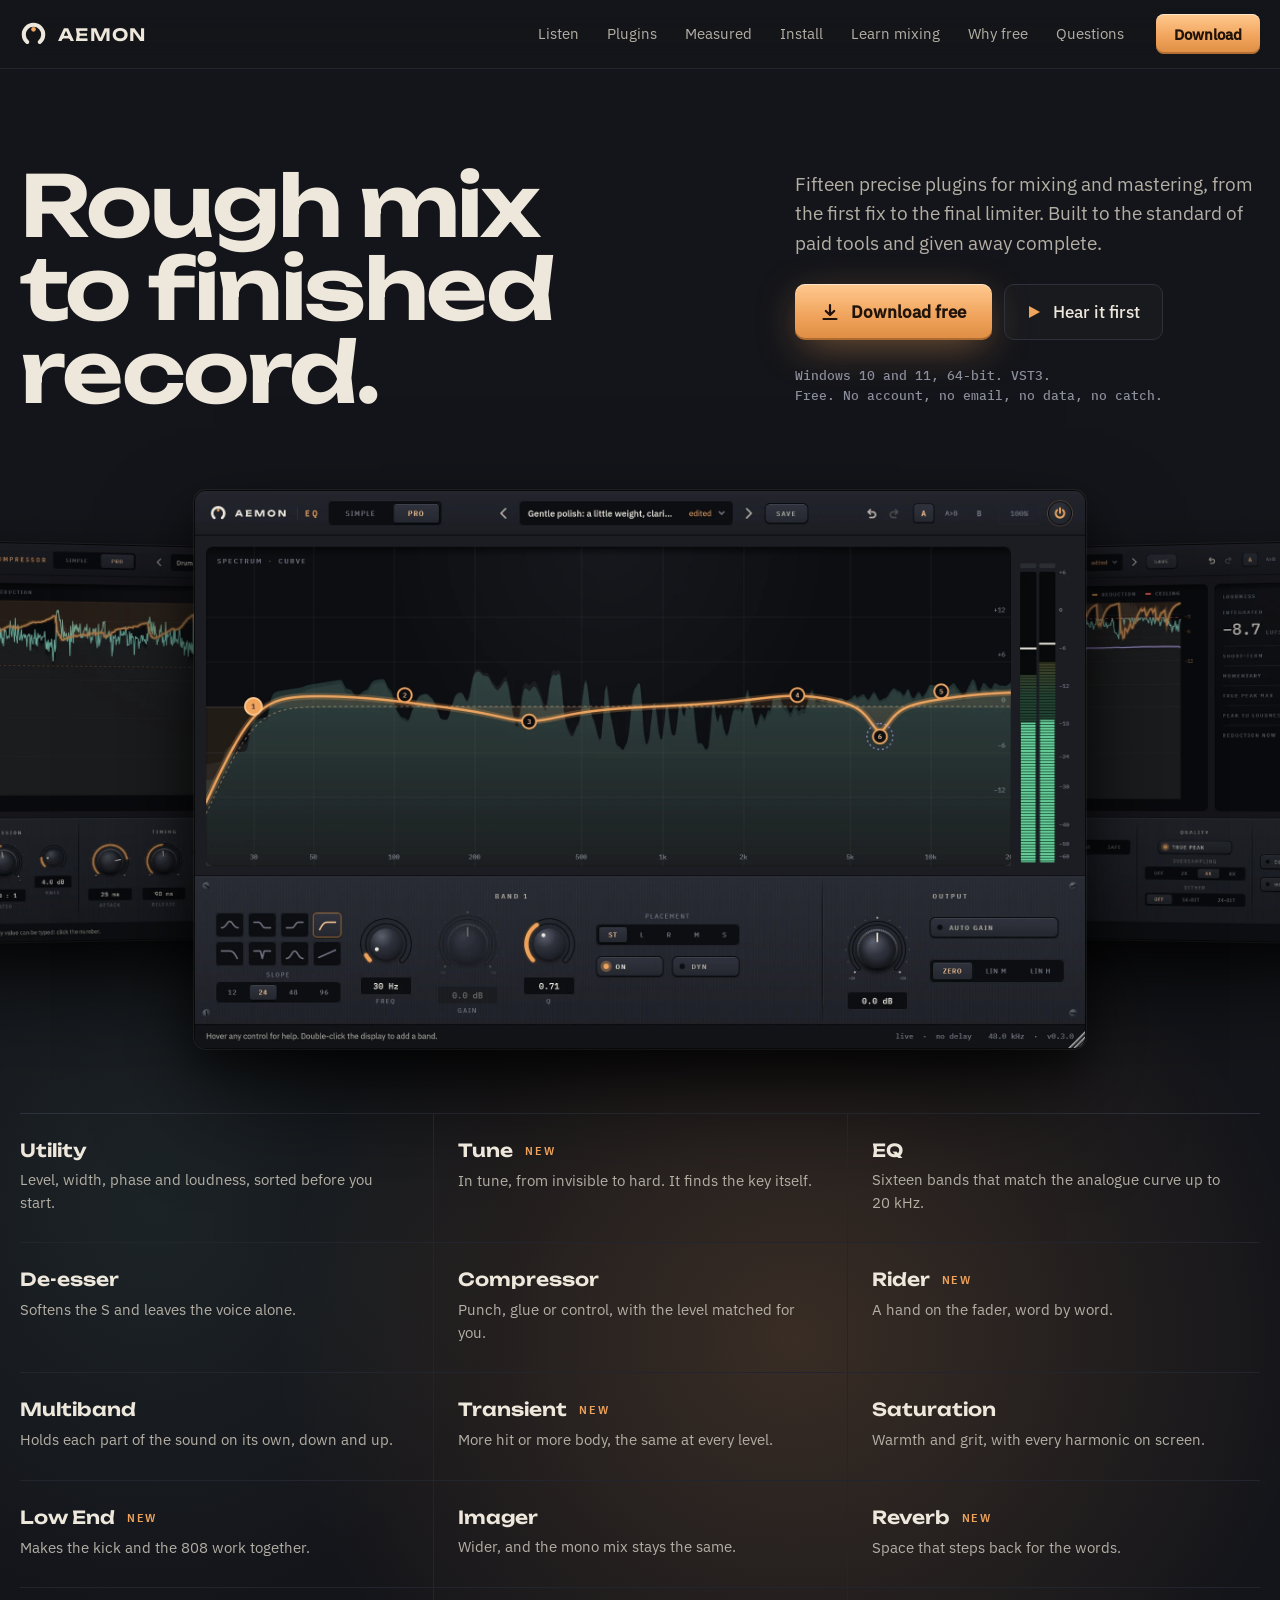
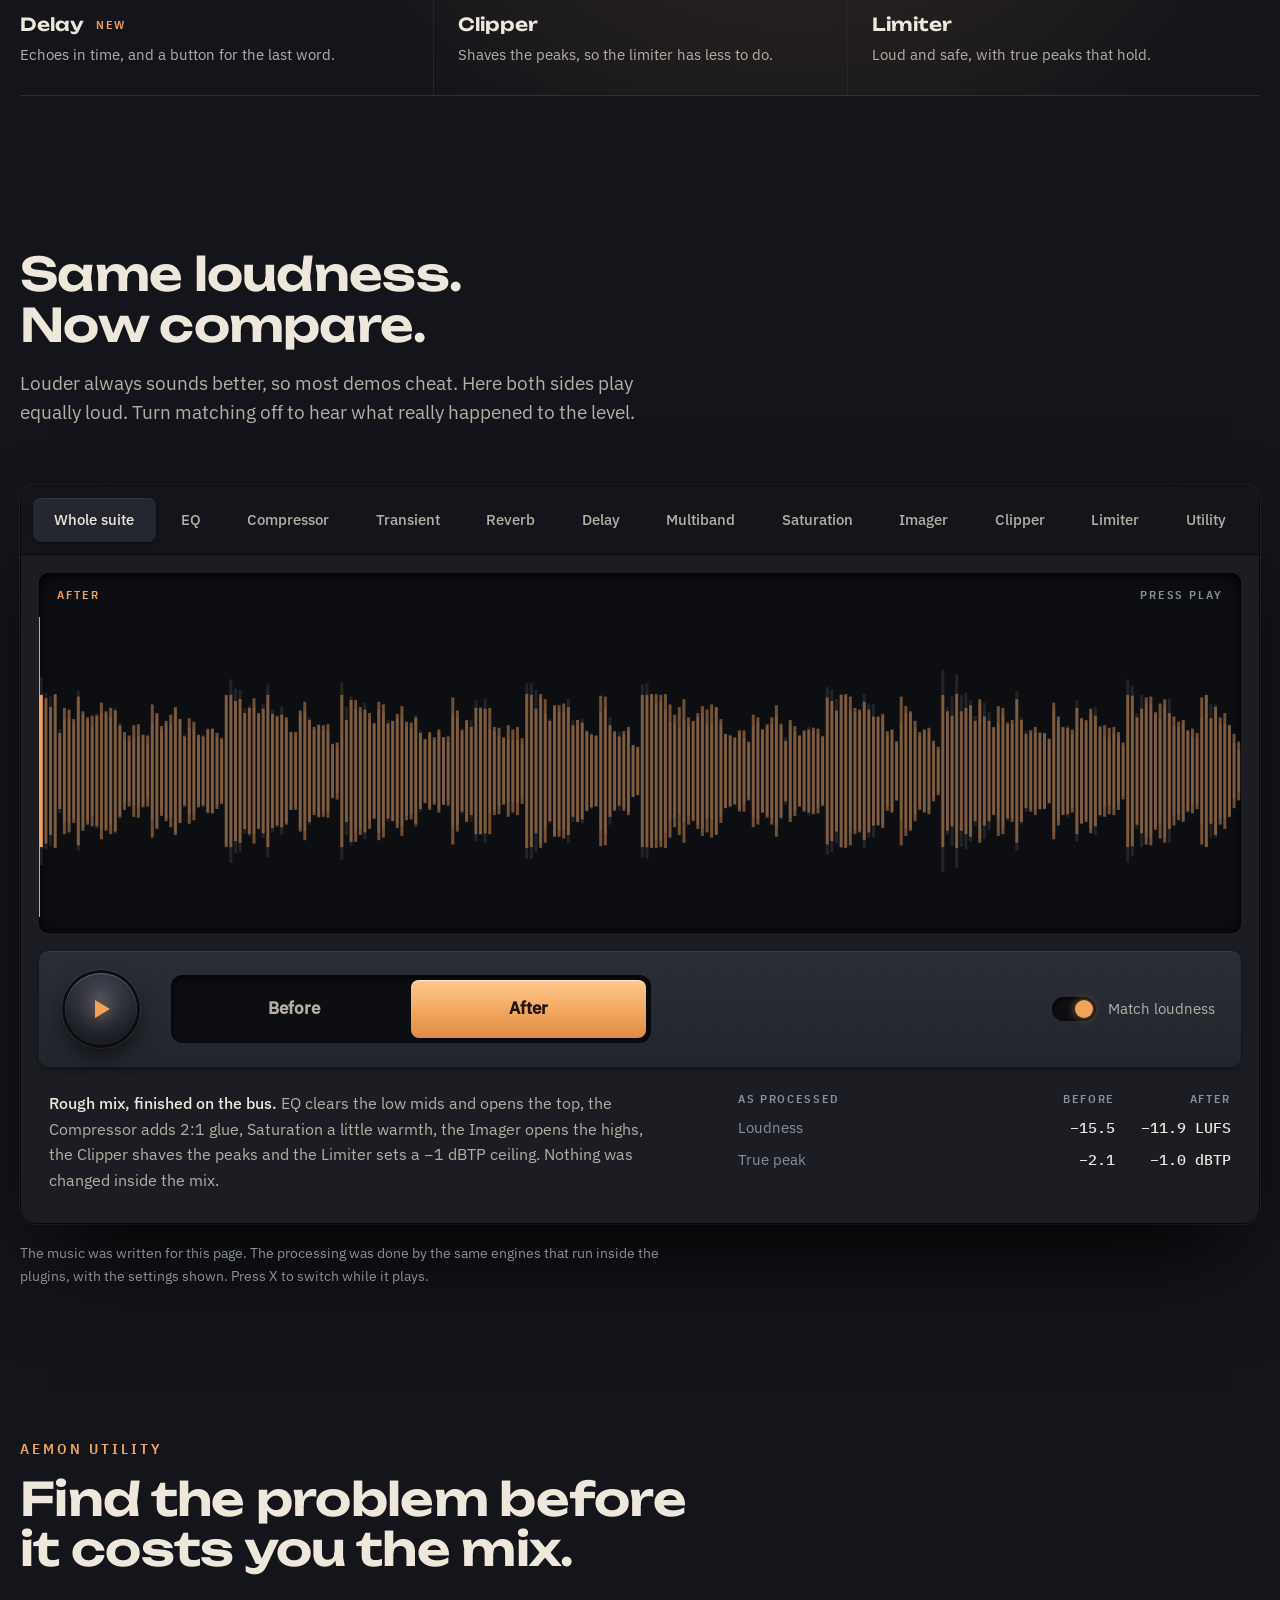
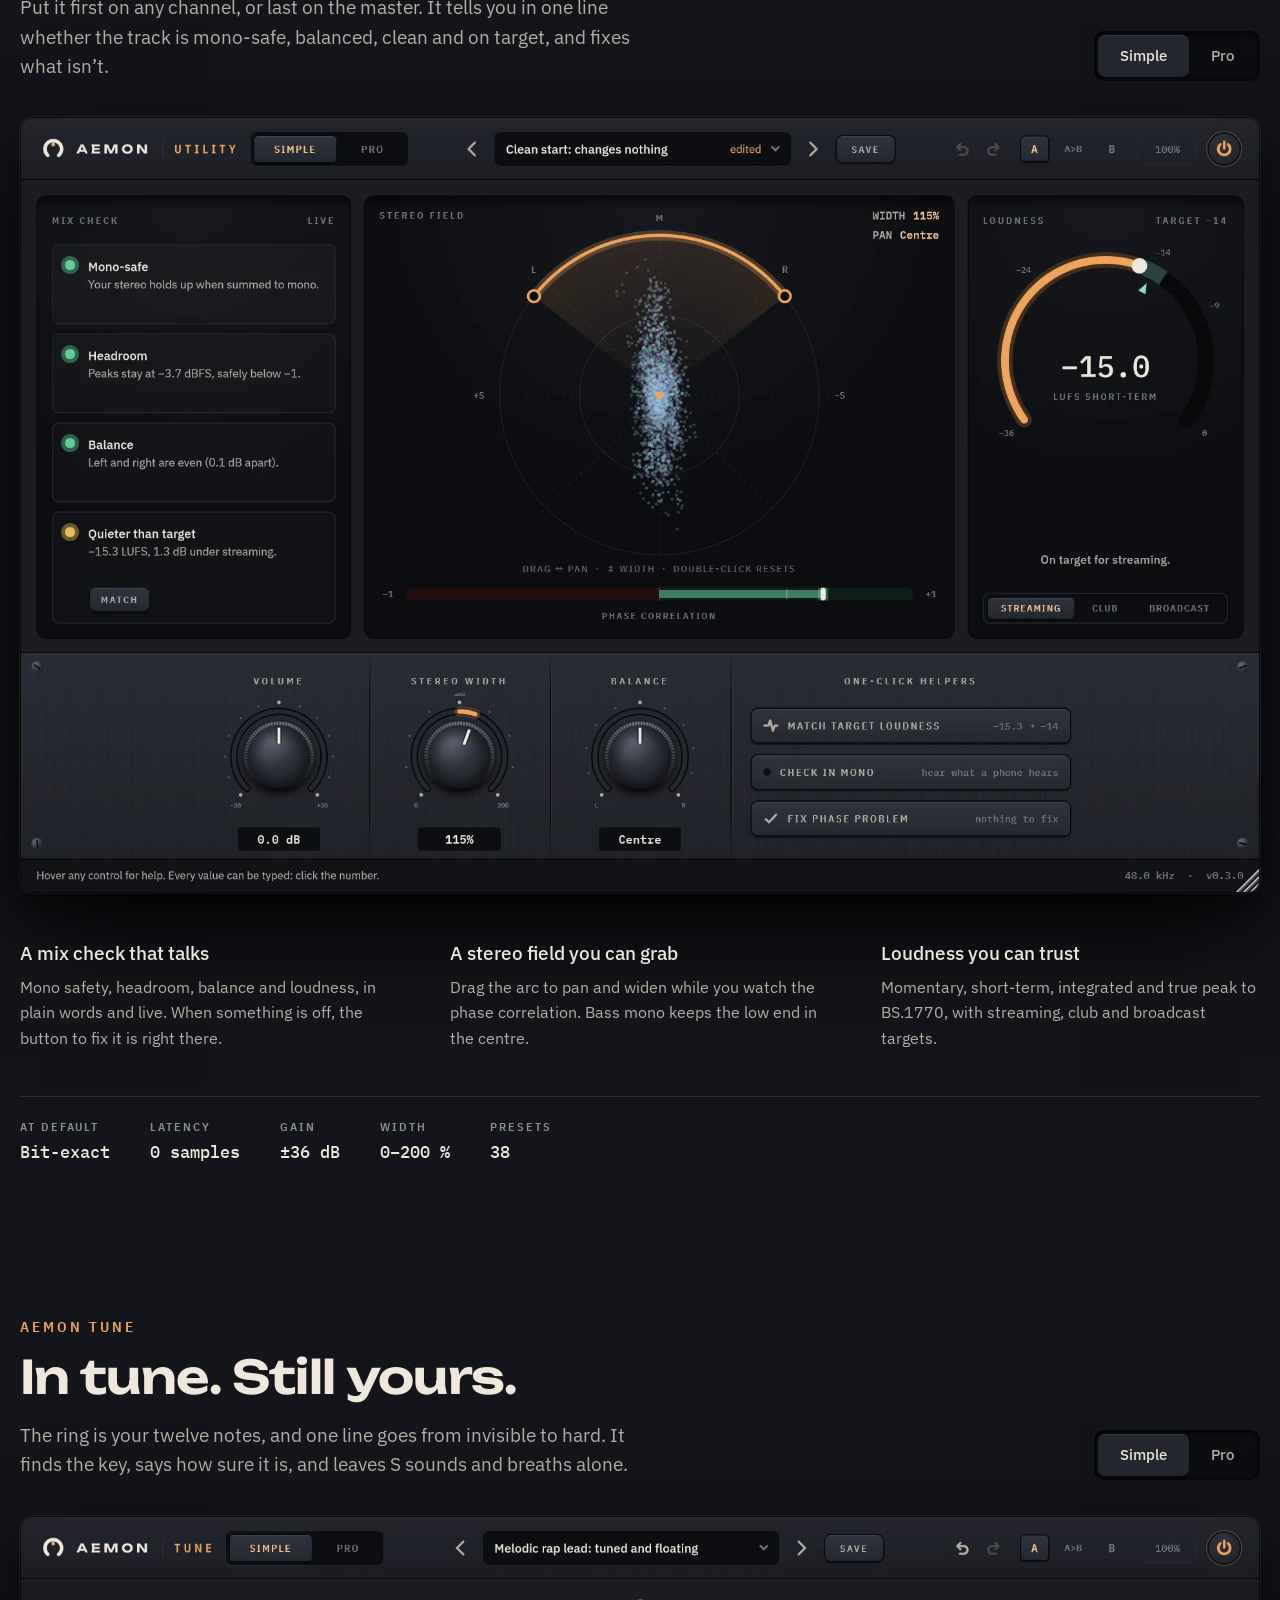
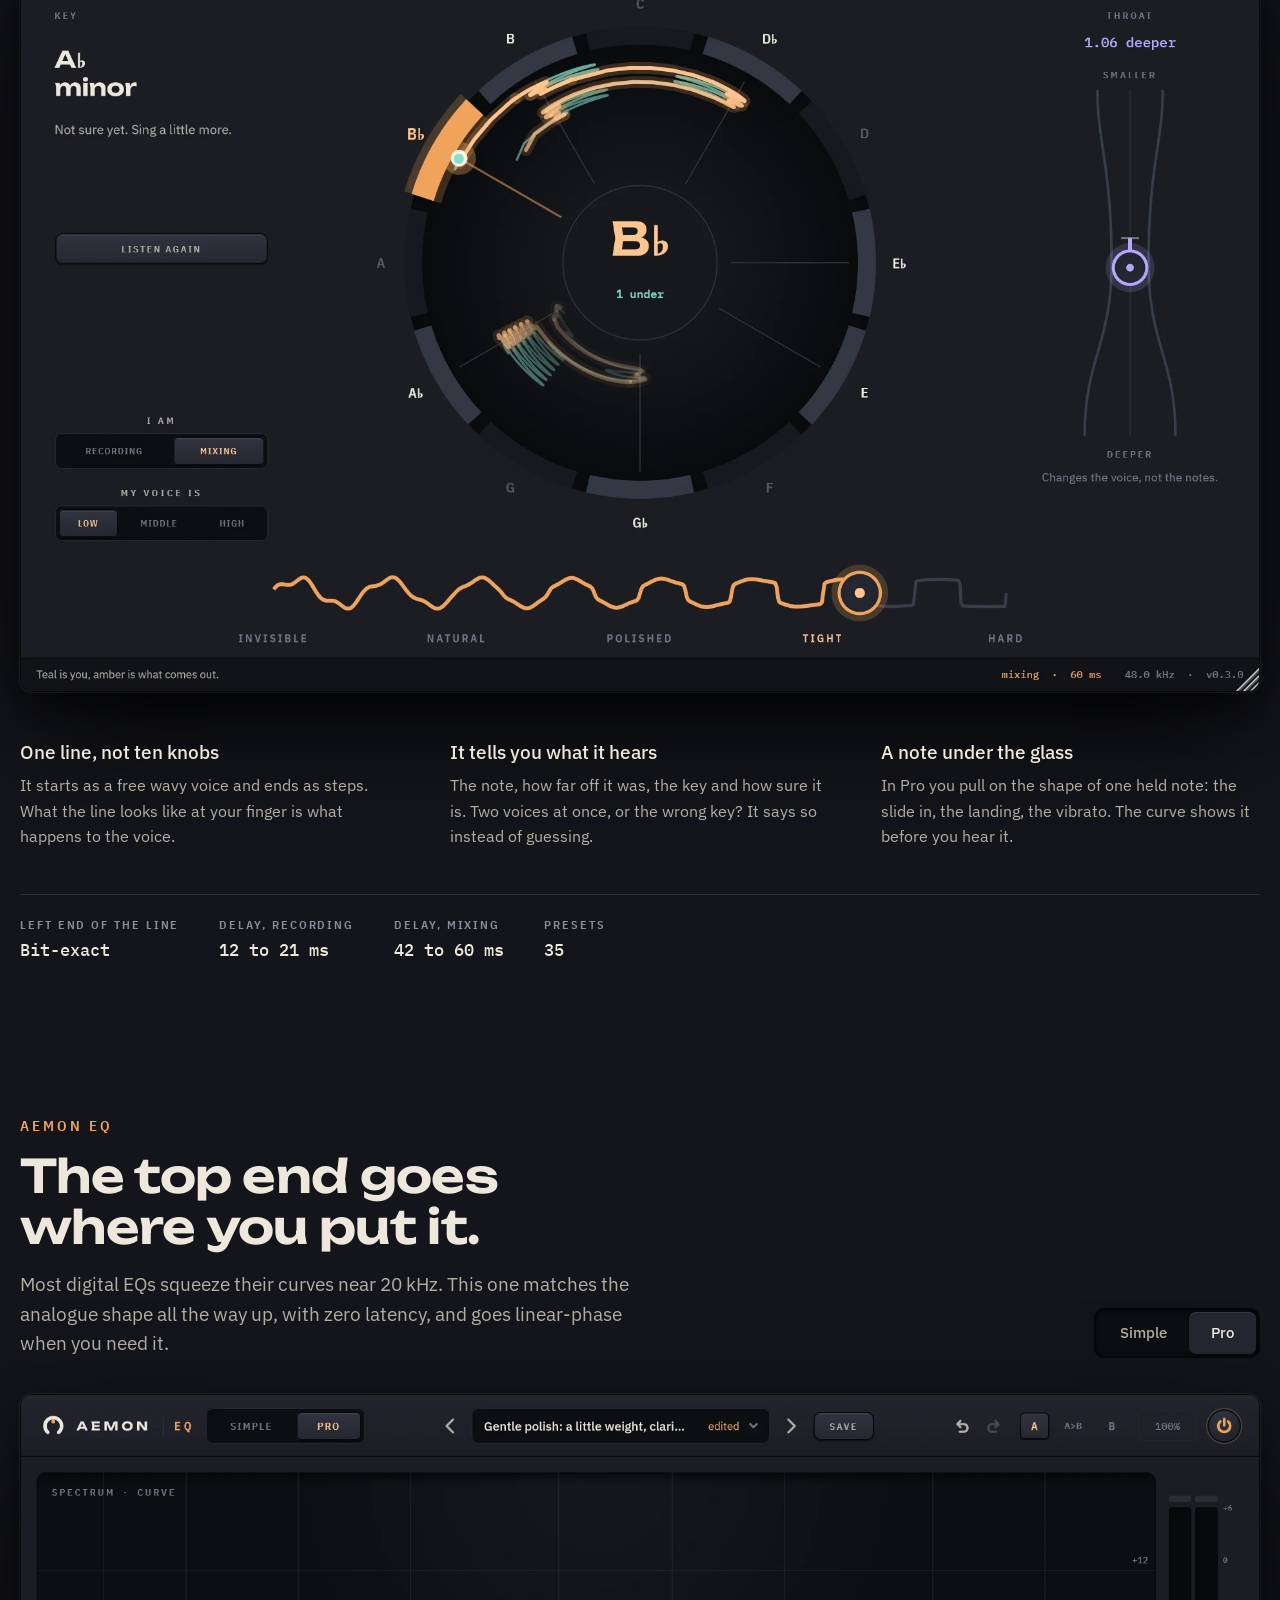
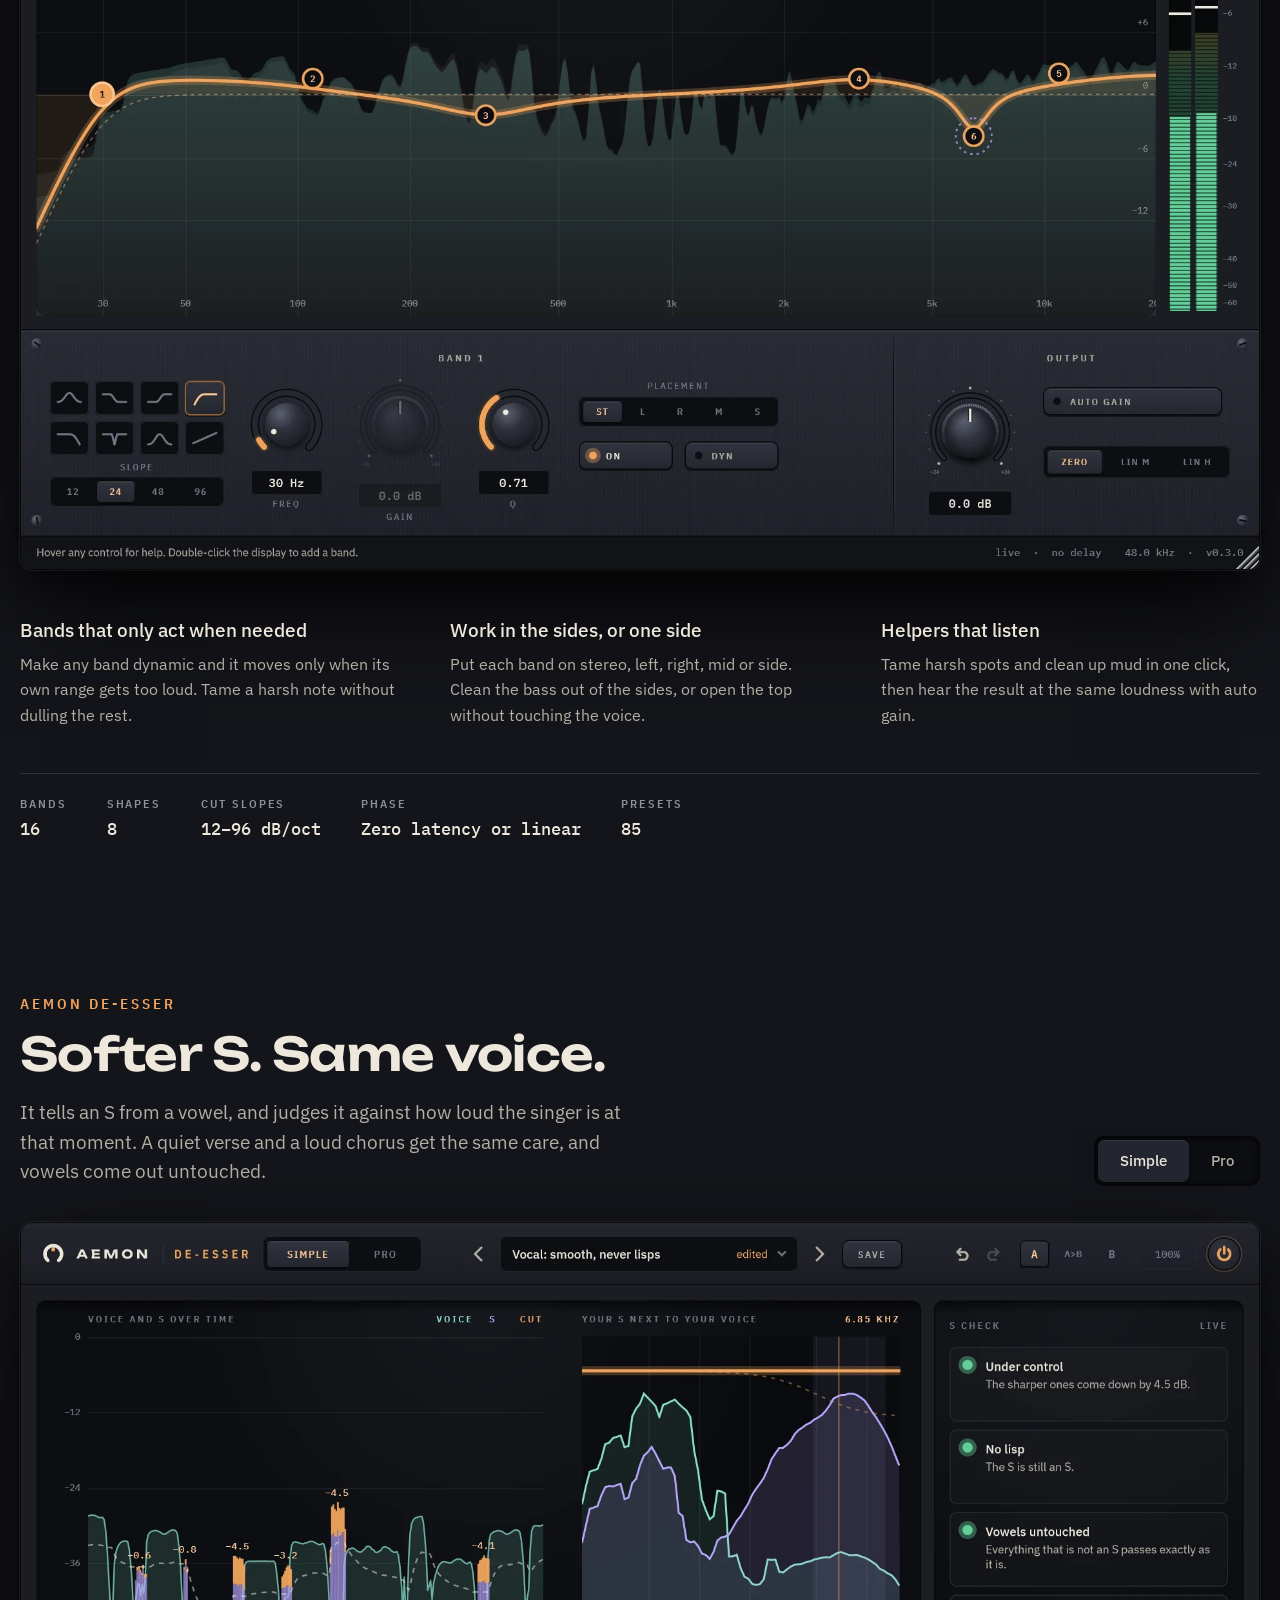
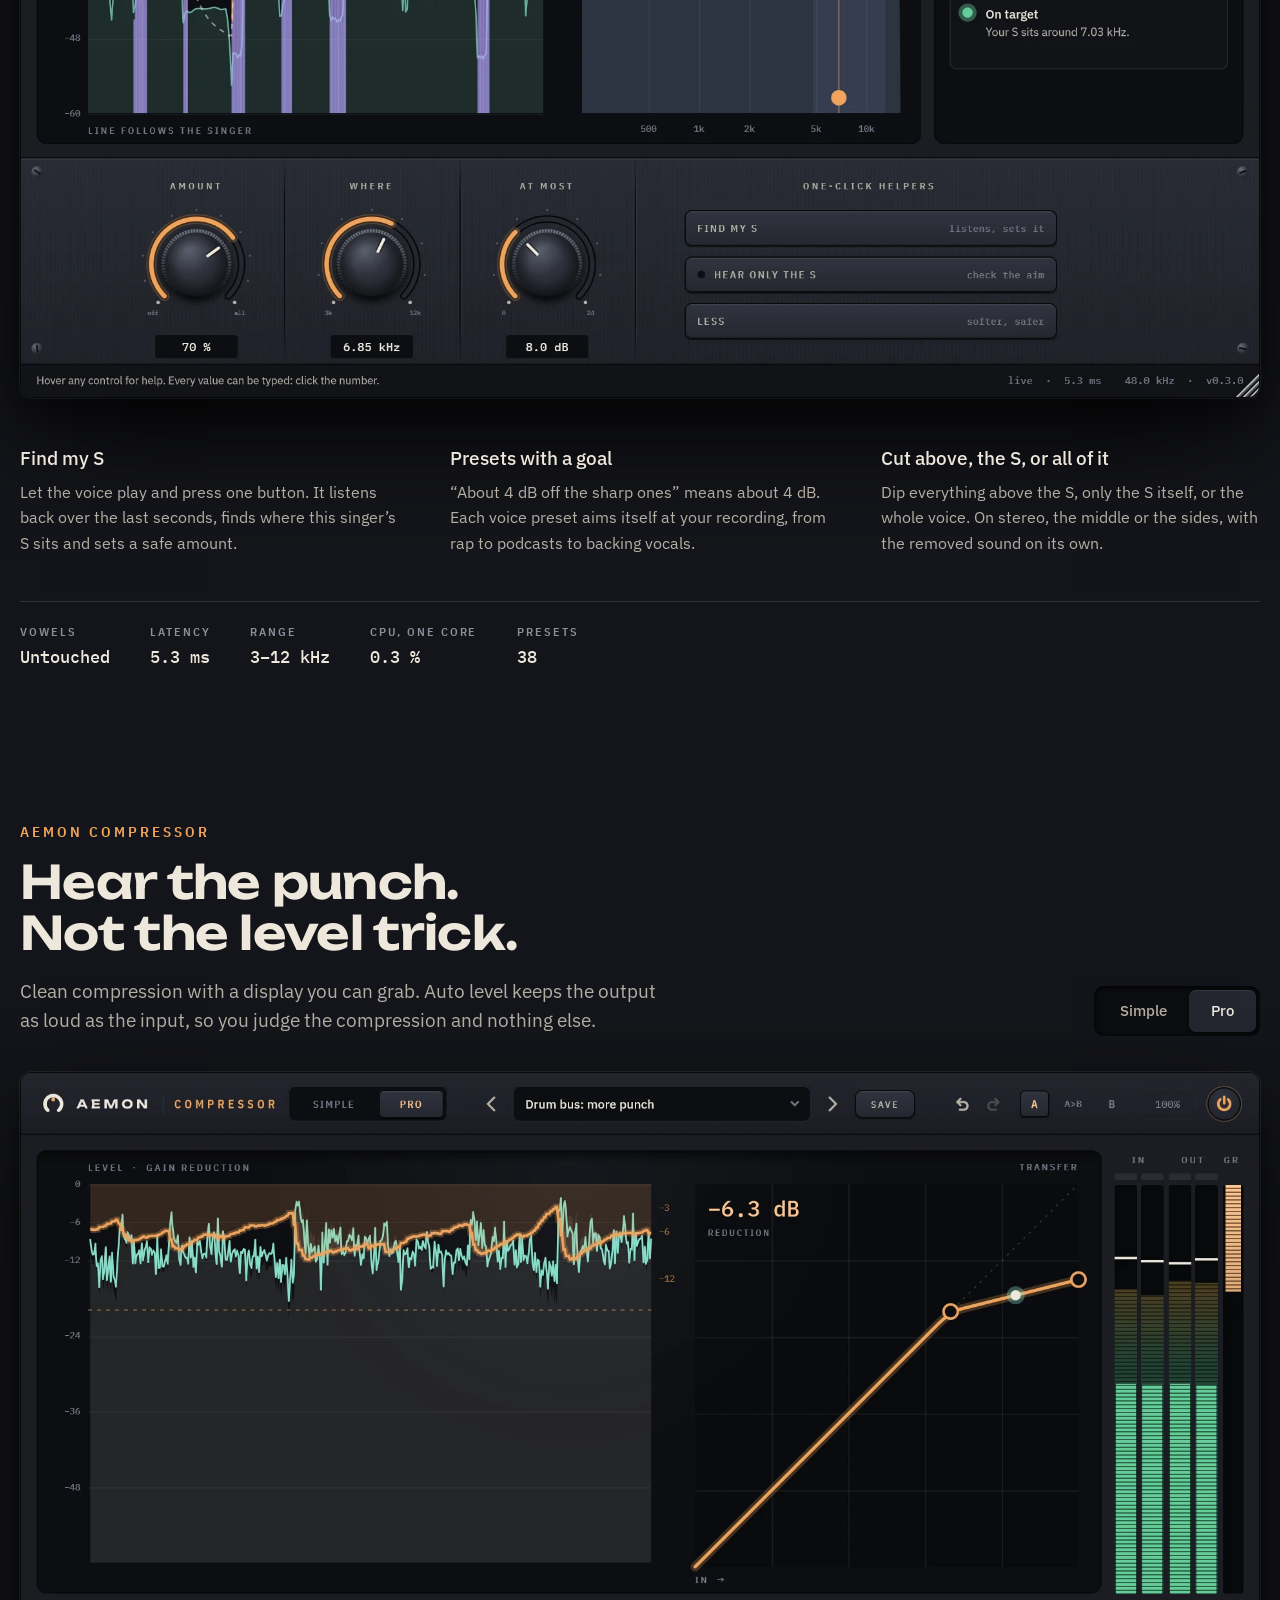
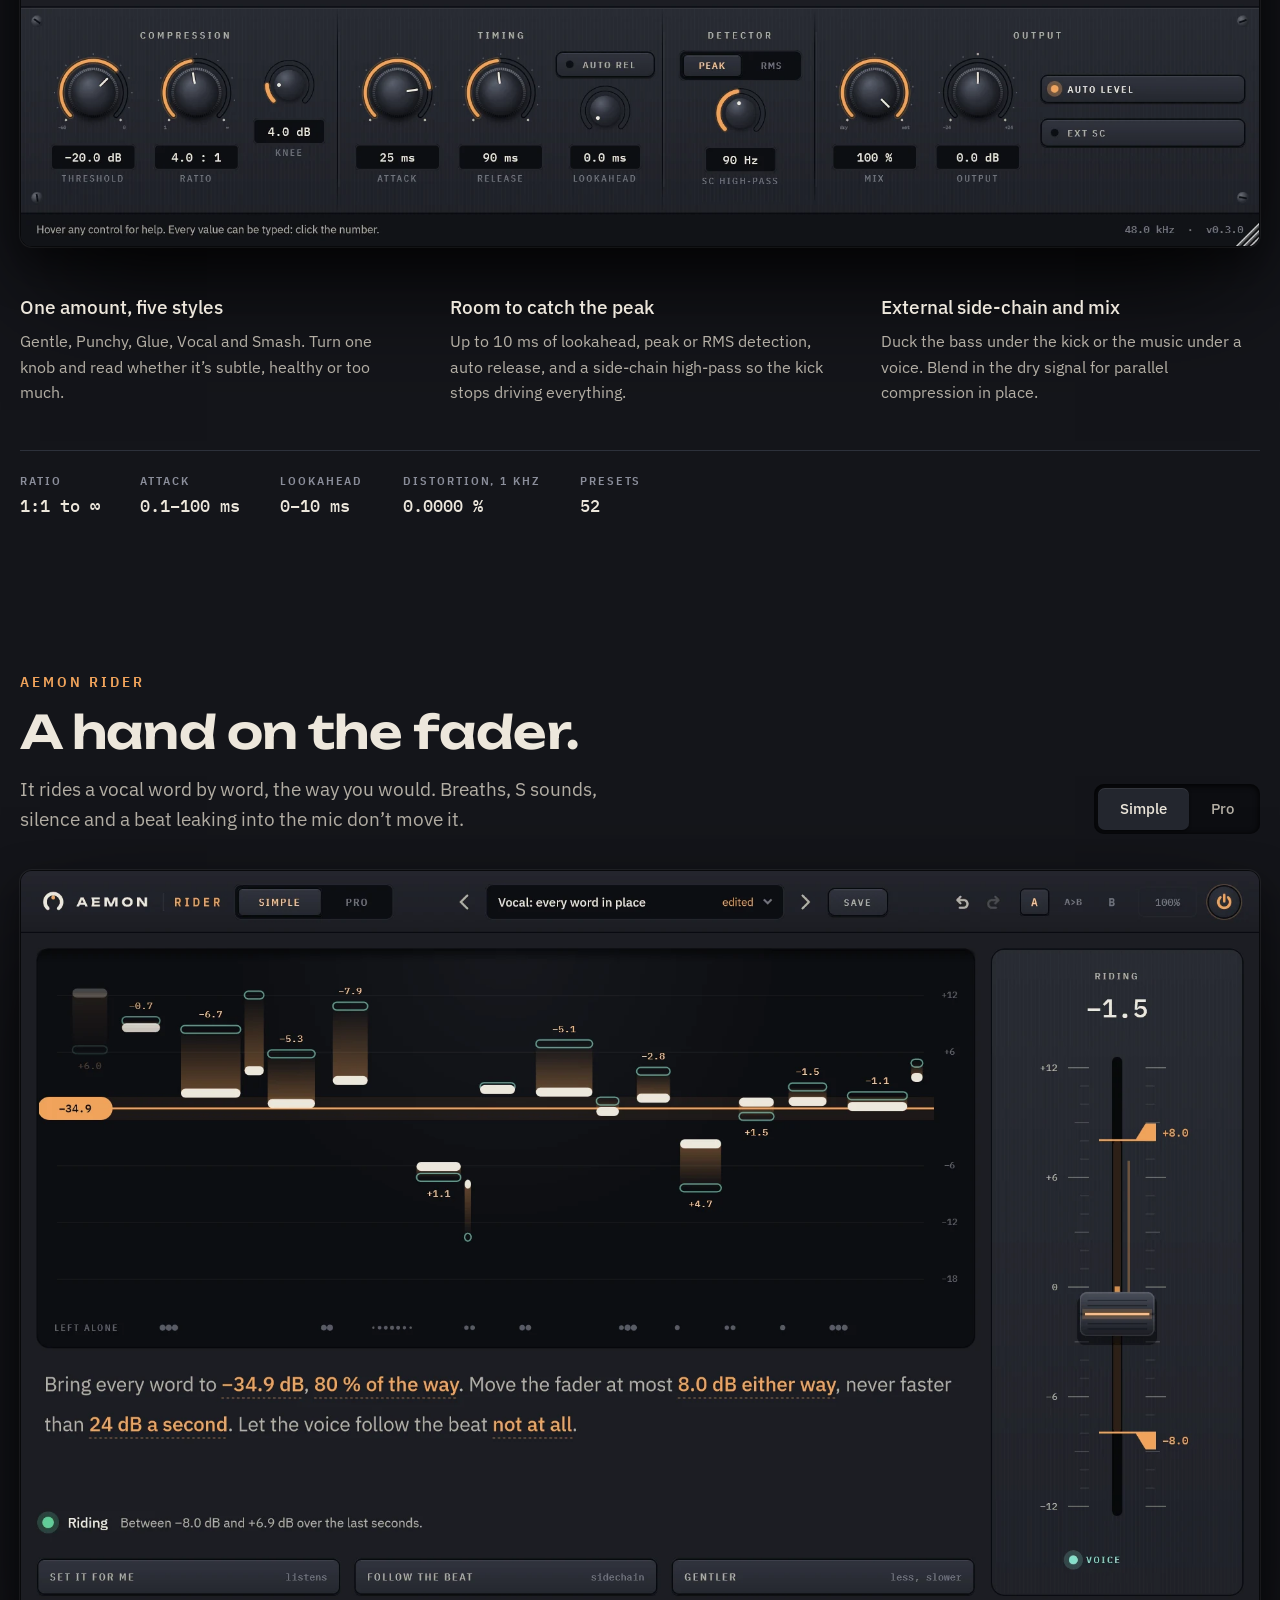
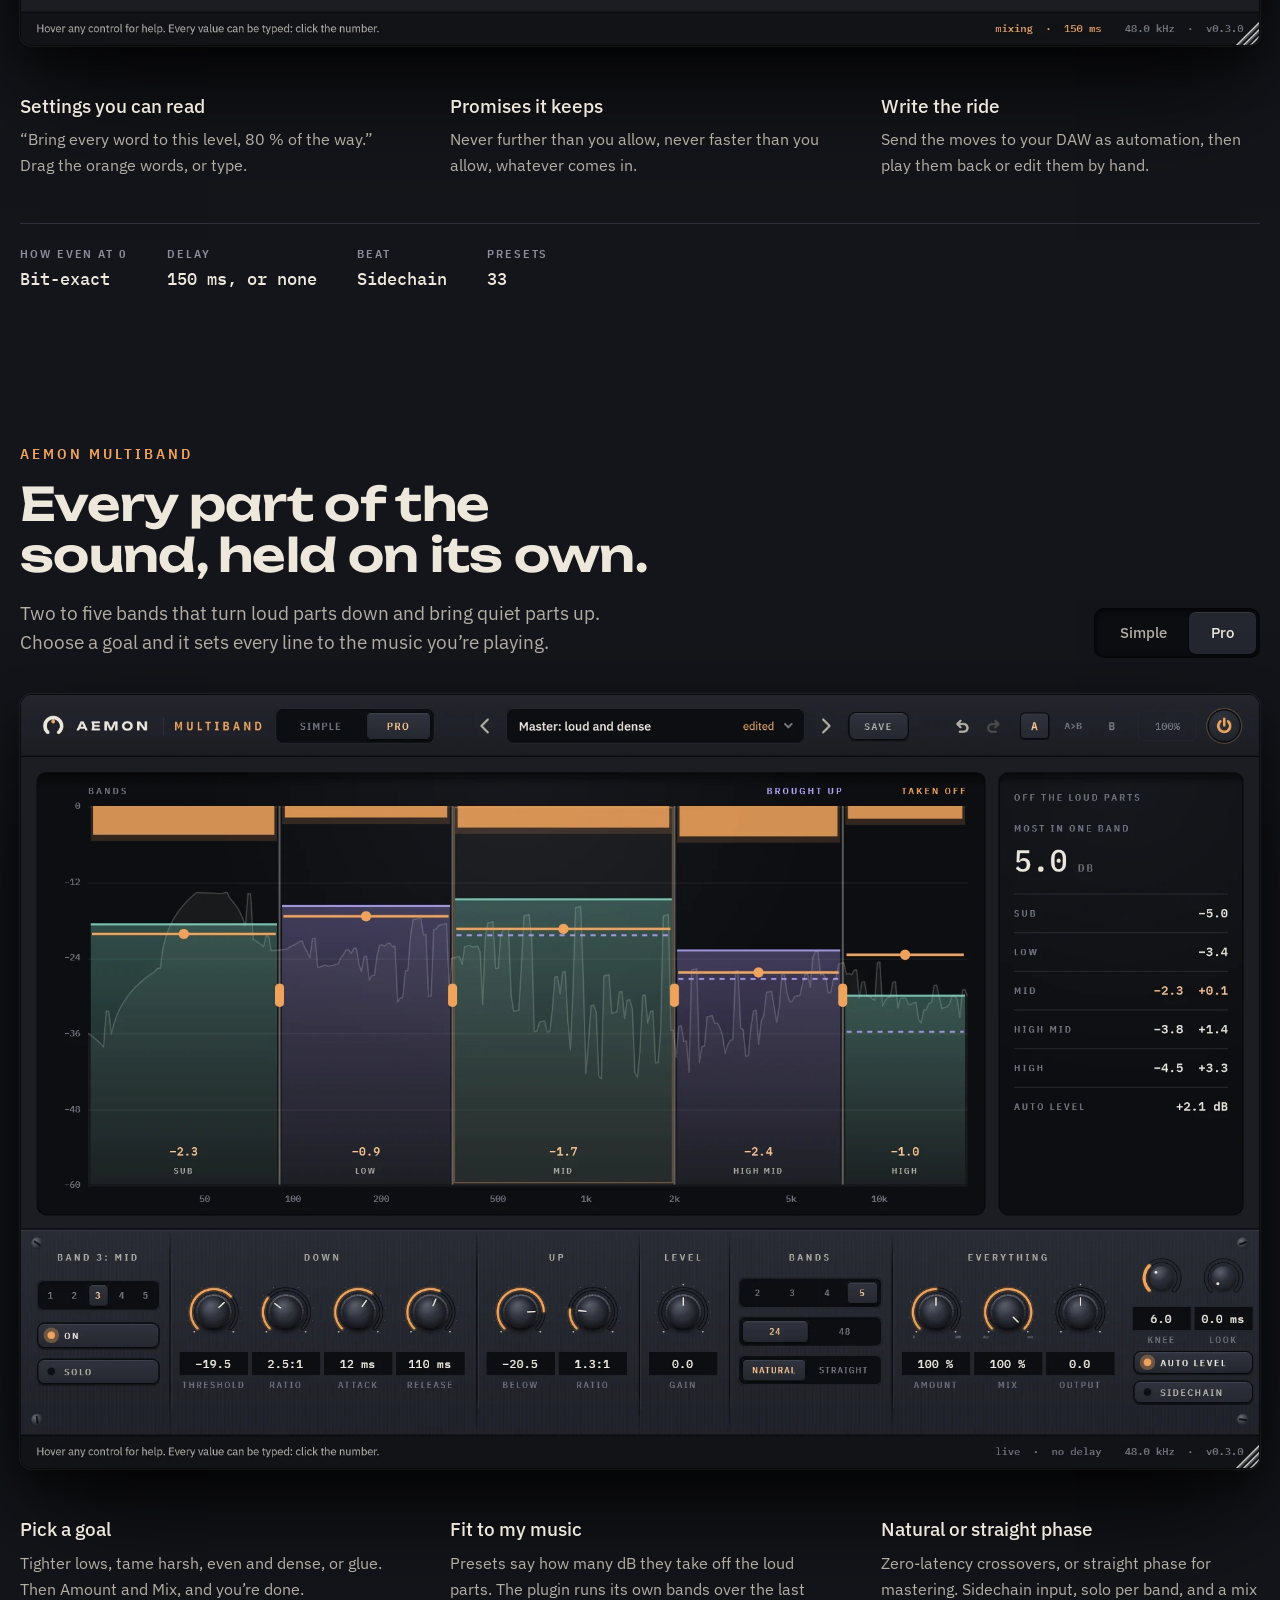
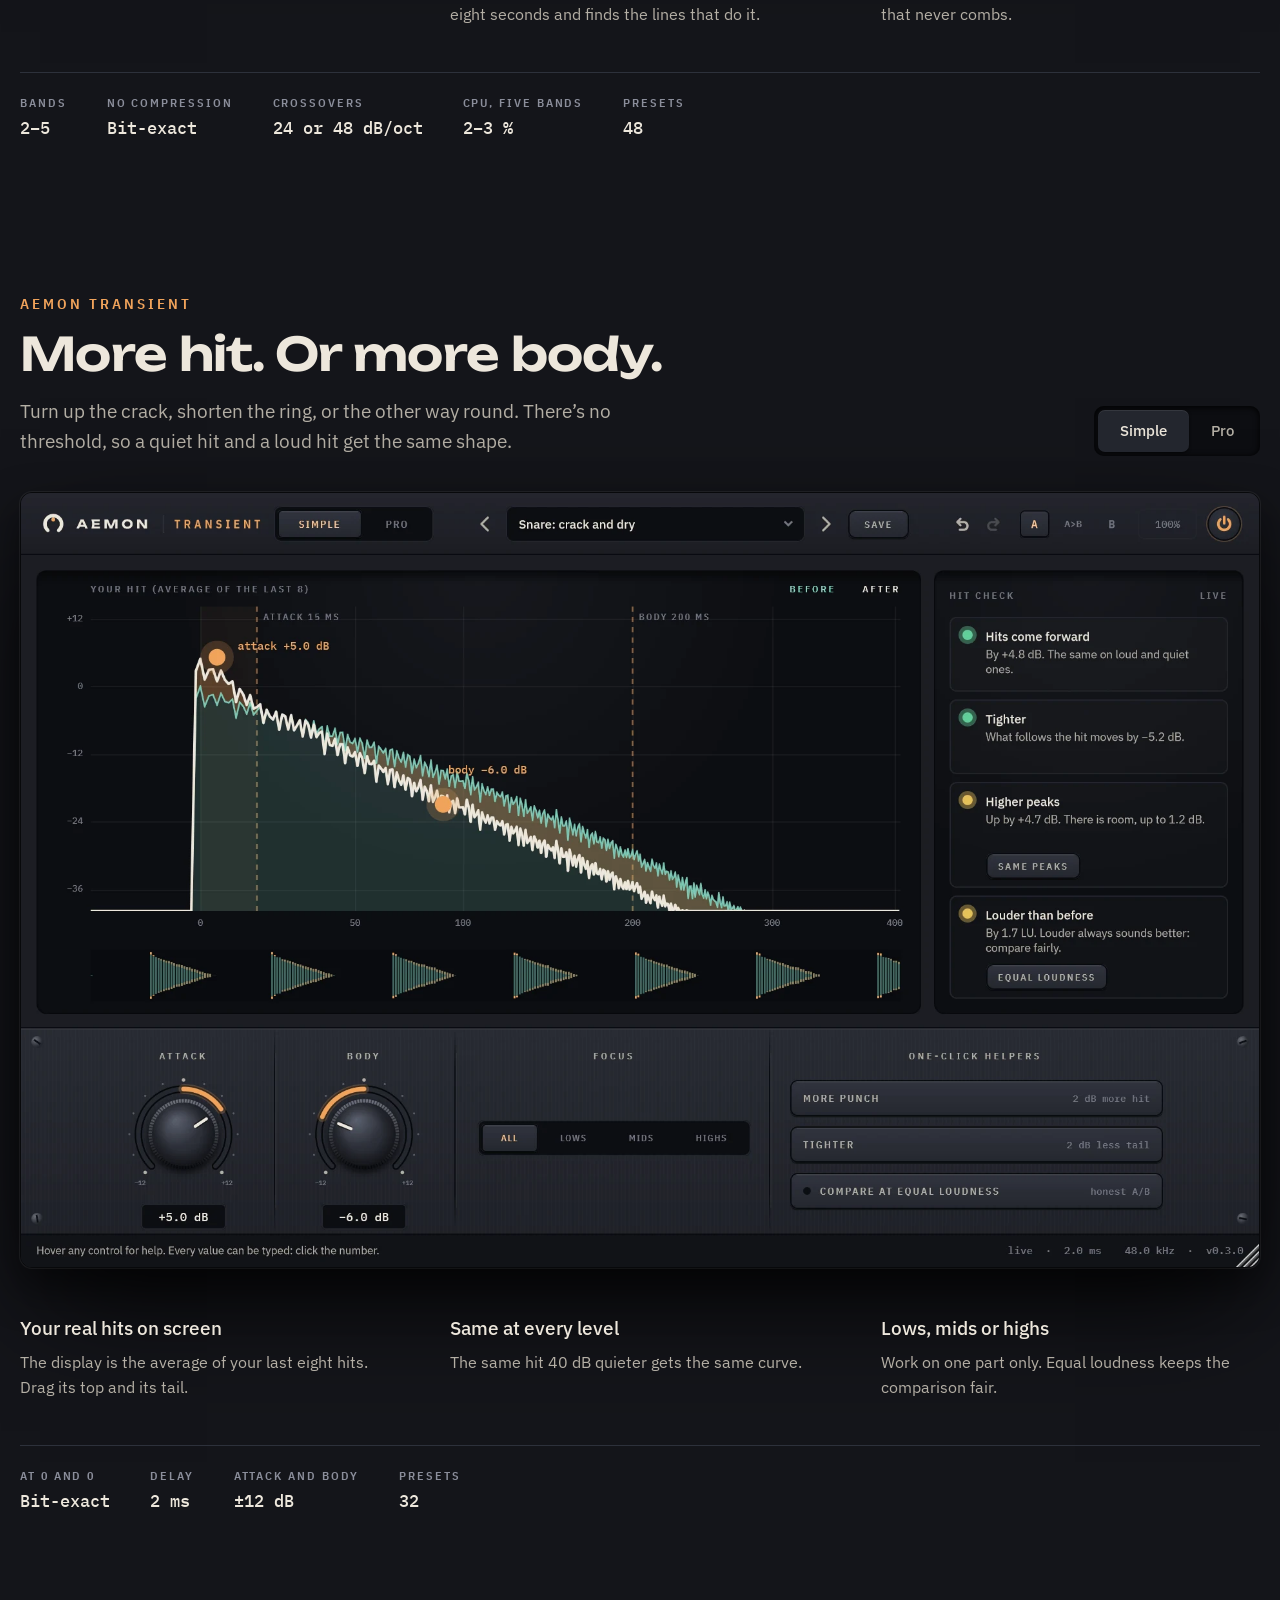
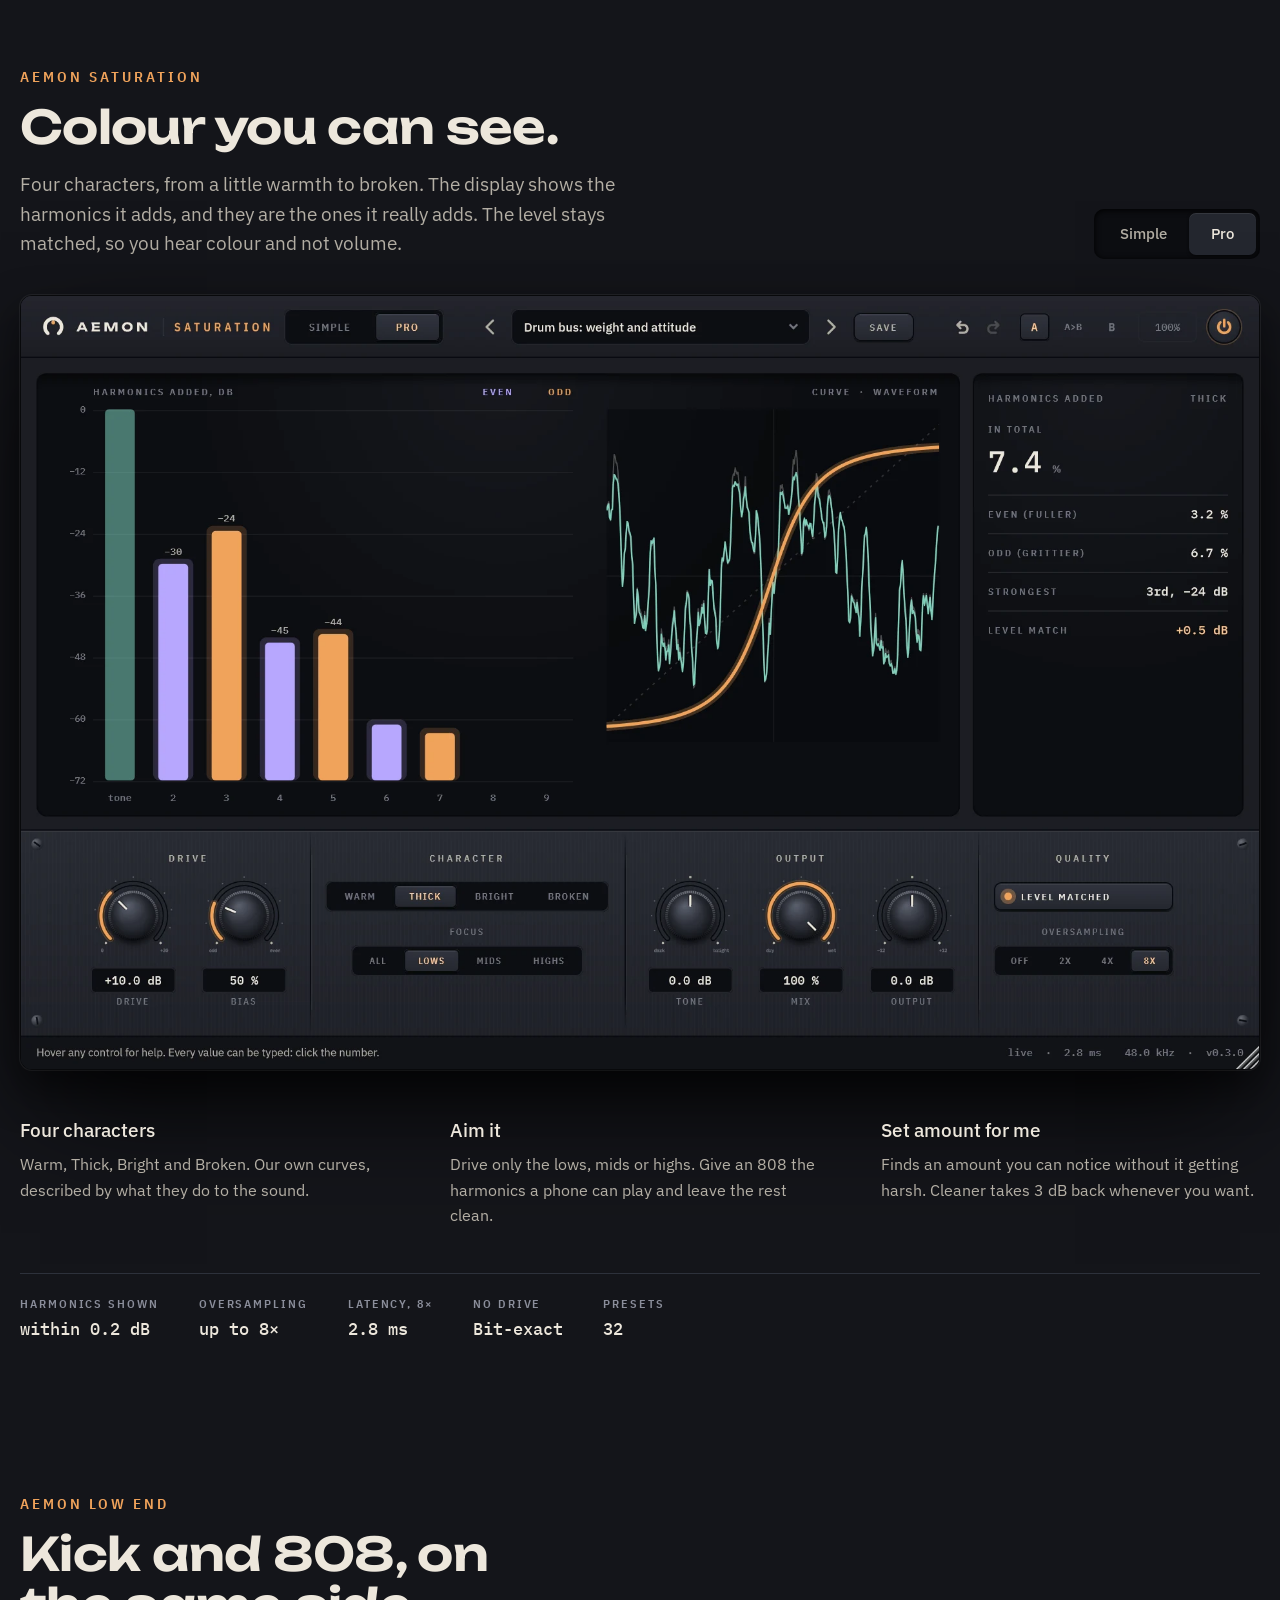
<file: index.html>
<!doctype html>
<html lang="en">
<head>
<meta charset="utf-8">
<meta name="viewport" content="width=device-width, initial-scale=1, viewport-fit=cover">
<title>Aemon: free mixing and mastering VST3 plugins for Windows</title>
<meta name="description" content="Fifteen free VST3 plugins for mixing and mastering: tuning, EQ, compressor, de-esser, reverb, delay, saturation, limiter and more. No account, no email, no catch.">
<link rel="canonical" href="https://aemon-audio.github.io/">
<meta name="theme-color" content="#14151a">
<link rel="icon" href="favicon.svg">
<meta property="og:type" content="website">
<meta property="og:url" content="https://aemon-audio.github.io/">
<meta property="og:site_name" content="Aemon">
<meta property="og:title" content="Aemon: fifteen free mixing and mastering plugins">
<meta property="og:description" content="Fifteen plugins, from first fix to final limiter. Free, open source, VST3 for Windows.">
<meta property="og:image" content="https://aemon-audio.github.io/assets/og.png">
<meta name="twitter:card" content="summary_large_image">
<link rel="stylesheet" href="site.css">
<script type="application/ld+json">{"@context":"https://schema.org","@type":"SoftwareApplication","name":"Aemon Suite","applicationCategory":"MultimediaApplication","applicationSubCategory":"Audio plugin (VST3)","operatingSystem":"Windows 10, Windows 11","softwareVersion":"0.3.0","url":"https://aemon-audio.github.io/","downloadUrl":"https://github.com/aemon-audio/aemon/releases/latest","license":"https://www.gnu.org/licenses/agpl-3.0.html","isAccessibleForFree":true,"offers":{"@type":"Offer","price":"0","priceCurrency":"USD"},"description":"Fifteen free, open-source VST3 plugins for mixing and mastering.","publisher":{"@type":"Organization","name":"Aemon","url":"https://aemon-audio.github.io/","sameAs":["https://github.com/aemon-audio","https://www.instagram.com/theaymene"]}}</script>
<script type="application/ld+json">{"@context":"https://schema.org","@type":"FAQPage","mainEntity":[{"@type":"Question","name":"What’s the catch?","acceptedAnswer":{"@type":"Answer","text":"There isn’t one. No strings, no login, no email, no data asked, no trial that runs out. I made them for the love of the game. The full plugins are free, for personal and paid work, with no time limit and no watermark. What you make with them belongs to you."}},{"@type":"Question","name":"Will it work in my DAW?","acceptedAnswer":{"@type":"Answer","text":"If your DAW loads 64-bit VST3 plugins on Windows, yes. That covers most of them."}},{"@type":"Question","name":"Is there a Mac version?","acceptedAnswer":{"@type":"Answer","text":"Not yet. The plugins are written to run on macOS too, and a Mac version (VST3 and AU) is planned after the Windows release."}},{"@type":"Question","name":"Why does Windows warn me when I install?","acceptedAnswer":{"@type":"Answer","text":"Because the installer isn’t signed yet, and because it’s new. Signing is coming soon. This is what you’ll see and what to press. Only download Aemon from this page or from the project’s GitHub releases."}},{"@type":"Question","name":"Do the plugins collect anything?","acceptedAnswer":{"@type":"Answer","text":"No. They never connect to the internet. This page has no cookies and no tracking either."}},{"@type":"Question","name":"Can I read or change the code?","acceptedAnswer":{"@type":"Answer","text":"Yes. Aemon is open source under the AGPL-3.0 licence. You can study it, build it yourself, and share your changes under the same licence."}},{"@type":"Question","name":"Can I sing through them while I record?","acceptedAnswer":{"@type":"Answer","text":"Most of them have no delay, or a few milliseconds. The ones that listen ahead say so: the bar at the bottom shows “live” or “mixing” with the delay, and a card tells you the first time. Tune has a Recording mode for this, with 12 to 21 ms depending on how low the voice goes."}},{"@type":"Question","name":"What comes next?","acceptedAnswer":{"@type":"Answer","text":"All of them in one place. After that, something much bigger. Each one is tested like these, and comes out when it’s ready."}}]}</script>
</head>
<body>
<a class="skip" href="#main">Skip to content</a>
<svg width="0" height="0" style="position:absolute" aria-hidden="true"><symbol id="mark" viewBox="0 0 100 100"><path d="M26.9 77.6A36 36 0 1 1 73.1 77.6" fill="none" stroke="currentColor" stroke-width="15" stroke-linecap="round"/><circle cx="50" cy="31" r="8.5" fill="#f0a35b"/></symbol></svg>

<header class="nav"><div class="w">
  <a class="logo" href="#top" aria-label="Aemon, top of page"><svg><use href="#mark"/></svg>AEMON</a>
  <nav aria-label="Sections"><a href="#listen">Listen</a><a href="#plugins">Plugins</a><a href="#measured">Measured</a><a href="#install">Install</a><a href="mixing-guide.html">Learn mixing</a><a href="#why">Why free</a><a href="#faq">Questions</a></nav>
  <a class="cta sm" href="#download">Download</a>
</div></header>

<main id="main">
<div class="hero" id="top"><div class="w">
  <div class="top">
    <h1>Rough mix to finished record.</h1>
    <div class="side">
      <p class="lede">Fifteen precise plugins for mixing and mastering, from the first fix to the final limiter. Built to the standard of paid tools and given away complete.</p>
      <div class="acts">
        <a class="cta" href="#download"><svg viewBox="0 0 18 18" fill="none" stroke="currentColor" stroke-width="2.2" stroke-linecap="round" stroke-linejoin="round" aria-hidden="true"><path d="M9 2v9.5M4.8 8L9 12l4.2-4M2.5 16h13"/></svg>Download free</a>
        <a class="ghost" href="#listen"><svg viewBox="0 0 14 14" aria-hidden="true"><path d="M2 1l11 6-11 6z"/></svg>Hear it first</a>
      </div>
      <p class="fine">Windows 10 and 11, 64-bit. VST3.<br>Free. No account, no email, no data, no catch.</p>
    </div>
  </div>
  <div class="stage">
    <div class="win l"><img src="assets/img/compressor-pro-s.webp" width="1100" height="688" alt=""></div>
    <div class="win r"><img src="assets/img/limiter-pro-s.webp" width="1100" height="688" alt=""></div>
    <div class="win mid"><img src="assets/img/eq-pro.webp" width="1920" height="1200" alt="Aemon EQ in Pro mode, with six bands on a live spectrum" fetchpriority="high"></div>
  </div>
  <nav class="chain" aria-label="The fifteen plugins">
    <a href="#utility"><b>Utility</b><span>Level, width, phase and loudness, sorted before you start.</span></a>
    <a href="#tune"><b>Tune</b><i>New</i><span>In tune, from invisible to hard. It finds the key itself.</span></a>
    <a href="#eq"><b>EQ</b><span>Sixteen bands that match the analogue curve up to 20 kHz.</span></a>
    <a href="#deesser"><b>De-esser</b><span>Softens the S and leaves the voice alone.</span></a>
    <a href="#compressor"><b>Compressor</b><span>Punch, glue or control, with the level matched for you.</span></a>
    <a href="#rider"><b>Rider</b><i>New</i><span>A hand on the fader, word by word.</span></a>
    <a href="#multiband"><b>Multiband</b><span>Holds each part of the sound on its own, down and up.</span></a>
    <a href="#transient"><b>Transient</b><i>New</i><span>More hit or more body, the same at every level.</span></a>
    <a href="#saturation"><b>Saturation</b><span>Warmth and grit, with every harmonic on screen.</span></a>
    <a href="#lowend"><b>Low End</b><i>New</i><span>Makes the kick and the 808 work together.</span></a>
    <a href="#imager"><b>Imager</b><span>Wider, and the mono mix stays the same.</span></a>
    <a href="#reverb"><b>Reverb</b><i>New</i><span>Space that steps back for the words.</span></a>
    <a href="#delay"><b>Delay</b><i>New</i><span>Echoes in time, and a button for the last word.</span></a>
    <a href="#clipper"><b>Clipper</b><span>Shaves the peaks, so the limiter has less to do.</span></a>
    <a href="#limiter"><b>Limiter</b><span>Loud and safe, with true peaks that hold.</span></a>
  </nav>
</div></div>

<section id="listen"><div class="w">
  <div class="sh">
    <h2>Same loudness. Now compare.</h2>
    <p class="lede">Louder always sounds better, so most demos cheat. Here both sides play equally loud. Turn matching off to hear what really happened to the level.</p>
  </div>
  <div class="console" id="console">
    <div class="tabs" role="tablist" aria-label="Choose a demo" id="tabs"></div>
    <div class="screen"><canvas id="scope" aria-label="Waveform of the clip. Click to jump."></canvas><div class="cap"><span class="lb" id="scopeL">Before</span><span class="lb" id="scopeR">Press play</span></div></div>
    <div class="deck">
      <button class="play" id="play" aria-label="Play"><svg viewBox="0 0 24 24"><path id="playIcon" d="M6 3l15 9-15 9z"/></svg></button>
      <div class="ab" role="group" aria-label="Compare"><button class="bf" id="abB" aria-pressed="false">Before</button><button id="abA" aria-pressed="true">After</button></div>
      <label class="sw" for="match"><input type="checkbox" id="match" checked><i></i><span>Match loudness</span></label>
    </div>
    <div class="notes"><p id="note"></p><dl id="meters"></dl></div>
  </div>
  <p class="under">The music was written for this page. The processing was done by the same engines that run inside the plugins, with the settings shown. Press X to switch while it plays.</p>
</div></section>

<div id="plugins">
<section class="plug" id="utility"><div class="w">
  <div class="ph"><div><p class="name">Aemon Utility</p><h2>Find the problem before it costs you the mix.</h2><p class="lede">Put it first on any channel, or last on the master. It tells you in one line whether the track is mono-safe, balanced, clean and on target, and fixes what isn’t.</p></div>
    <div class="seg" role="group" aria-label="Utility view"><button aria-pressed="true" data-m="simple">Simple</button><button aria-pressed="false" data-m="pro">Pro</button></div></div>
  <figure class="win shot" data-mode="simple"><img src="assets/img/utility-simple.webp" width="1920" height="1200" loading="lazy" alt="Aemon Utility, Simple mode: a live mix check, a stereo field and a loudness dial"><img src="assets/img/utility-pro.webp" width="1920" height="1200" loading="lazy" alt="Aemon Utility, Pro mode: meters, stereo field, loudness and every control"></figure>
  <div class="feat">
    <div><h3>A mix check that talks</h3><p>Mono safety, headroom, balance and loudness, in plain words and live. When something is off, the button to fix it is right there.</p></div>
    <div><h3>A stereo field you can grab</h3><p>Drag the arc to pan and widen while you watch the phase correlation. Bass mono keeps the low end in the centre.</p></div>
    <div><h3>Loudness you can trust</h3><p>Momentary, short-term, integrated and true peak to BS.1770, with streaming, club and broadcast targets.</p></div>
  </div>
  <div class="spec"><div><span class="lb">At default</span><span class="num">Bit-exact</span></div><div><span class="lb">Latency</span><span class="num">0 samples</span></div><div><span class="lb">Gain</span><span class="num">±36 dB</span></div><div><span class="lb">Width</span><span class="num">0–200 %</span></div><div><span class="lb">Presets</span><span class="num">38</span></div></div>
</div></section>

<section class="plug" id="tune"><div class="w">
  <div class="ph"><div><p class="name">Aemon Tune</p><h2>In tune. Still yours.</h2><p class="lede">The ring is your twelve notes, and one line goes from invisible to hard. It finds the key, says how sure it is, and leaves S sounds and breaths alone.</p></div>
    <div class="seg" role="group" aria-label="Tune view"><button aria-pressed="true" data-m="simple">Simple</button><button aria-pressed="false" data-m="pro">Pro</button></div></div>
  <figure class="win shot" data-mode="simple"><img src="assets/img/tune-simple.webp" width="1920" height="1200" loading="lazy" alt="Aemon Tune, Simple mode: a ring of twelve notes, one line from invisible to hard, and the throat"><img src="assets/img/tune-pro.webp" width="1920" height="1200" loading="lazy" alt="Aemon Tune, Pro mode: the take on lanes, the last note under a glass, the throat"></figure>
  <div class="feat">
    <div><h3>One line, not ten knobs</h3><p>It starts as a free wavy voice and ends as steps. What the line looks like at your finger is what happens to the voice.</p></div>
    <div><h3>It tells you what it hears</h3><p>The note, how far off it was, the key and how sure it is. Two voices at once, or the wrong key? It says so instead of guessing.</p></div>
    <div><h3>A note under the glass</h3><p>In Pro you pull on the shape of one held note: the slide in, the landing, the vibrato. The curve shows it before you hear it.</p></div>
  </div>
  <div class="spec"><div><span class="lb">Left end of the line</span><span class="num">Bit-exact</span></div><div><span class="lb">Delay, recording</span><span class="num">12 to 21 ms</span></div><div><span class="lb">Delay, mixing</span><span class="num">42 to 60 ms</span></div><div><span class="lb">Presets</span><span class="num">35</span></div></div>
</div></section>

<section class="plug" id="eq"><div class="w">
  <div class="ph"><div><p class="name">Aemon EQ</p><h2>The top end goes where you put it.</h2><p class="lede">Most digital EQs squeeze their curves near 20 kHz. This one matches the analogue shape all the way up, with zero latency, and goes linear-phase when you need it.</p></div>
    <div class="seg" role="group" aria-label="EQ view"><button aria-pressed="false" data-m="simple">Simple</button><button aria-pressed="true" data-m="pro">Pro</button></div></div>
  <figure class="win shot" data-mode="pro"><img src="assets/img/eq-simple.webp" width="1920" height="1200" loading="lazy" alt="Aemon EQ, Simple mode: five tone controls, a tone balance and one-click helpers"><img src="assets/img/eq-pro.webp" width="1920" height="1200" loading="lazy" alt="Aemon EQ, Pro mode: spectrum, curve and the full band controls"></figure>
  <div class="feat">
    <div><h3>Bands that only act when needed</h3><p>Make any band dynamic and it moves only when its own range gets too loud. Tame a harsh note without dulling the rest.</p></div>
    <div><h3>Work in the sides, or one side</h3><p>Put each band on stereo, left, right, mid or side. Clean the bass out of the sides, or open the top without touching the voice.</p></div>
    <div><h3>Helpers that listen</h3><p>Tame harsh spots and clean up mud in one click, then hear the result at the same loudness with auto gain.</p></div>
  </div>
  <div class="spec"><div><span class="lb">Bands</span><span class="num">16</span></div><div><span class="lb">Shapes</span><span class="num">8</span></div><div><span class="lb">Cut slopes</span><span class="num">12–96 dB/oct</span></div><div><span class="lb">Phase</span><span class="num">Zero latency or linear</span></div><div><span class="lb">Presets</span><span class="num">85</span></div></div>
</div></section>

<section class="plug" id="deesser"><div class="w">
  <div class="ph"><div><p class="name">Aemon De-esser</p><h2>Softer S. Same voice.</h2><p class="lede">It tells an S from a vowel, and judges it against how loud the singer is at that moment. A quiet verse and a loud chorus get the same care, and vowels come out untouched.</p></div>
    <div class="seg" role="group" aria-label="De-esser view"><button aria-pressed="true" data-m="simple">Simple</button><button aria-pressed="false" data-m="pro">Pro</button></div></div>
  <figure class="win shot" data-mode="simple"><img src="assets/img/deesser-simple.webp" width="1920" height="1200" loading="lazy" alt="Aemon De-esser, Simple mode: amount, limit and a live view of every S"><img src="assets/img/deesser-pro.webp" width="1920" height="1200" loading="lazy" alt="Aemon De-esser, Pro mode: detection, placement and timing for every S"></figure>
  <div class="feat">
    <div><h3>Find my S</h3><p>Let the voice play and press one button. It listens back over the last seconds, finds where this singer’s S sits and sets a safe amount.</p></div>
    <div><h3>Presets with a goal</h3><p>“About 4 dB off the sharp ones” means about 4 dB. Each voice preset aims itself at your recording, from rap to podcasts to backing vocals.</p></div>
    <div><h3>Cut above, the S, or all of it</h3><p>Dip everything above the S, only the S itself, or the whole voice. On stereo, the middle or the sides, with the removed sound on its own.</p></div>
  </div>
  <div class="spec"><div><span class="lb">Vowels</span><span class="num">Untouched</span></div><div><span class="lb">Latency</span><span class="num">5.3 ms</span></div><div><span class="lb">Range</span><span class="num">3–12 kHz</span></div><div><span class="lb">CPU, one core</span><span class="num">0.3 %</span></div><div><span class="lb">Presets</span><span class="num">38</span></div></div>
</div></section>

<section class="plug" id="compressor"><div class="w">
  <div class="ph"><div><p class="name">Aemon Compressor</p><h2>Hear the punch. Not the level trick.</h2><p class="lede">Clean compression with a display you can grab. Auto level keeps the output as loud as the input, so you judge the compression and nothing else.</p></div>
    <div class="seg" role="group" aria-label="Compressor view"><button aria-pressed="false" data-m="simple">Simple</button><button aria-pressed="true" data-m="pro">Pro</button></div></div>
  <figure class="win shot" data-mode="pro"><img src="assets/img/compressor-simple.webp" width="1920" height="1200" loading="lazy" alt="Aemon Compressor, Simple mode: amount, style and a live compression check"><img src="assets/img/compressor-pro.webp" width="1920" height="1200" loading="lazy" alt="Aemon Compressor, Pro mode: level and gain reduction history, transfer curve and every control"></figure>
  <div class="feat">
    <div><h3>One amount, five styles</h3><p>Gentle, Punchy, Glue, Vocal and Smash. Turn one knob and read whether it’s subtle, healthy or too much.</p></div>
    <div><h3>Room to catch the peak</h3><p>Up to 10 ms of lookahead, peak or RMS detection, auto release, and a side-chain high-pass so the kick stops driving everything.</p></div>
    <div><h3>External side-chain and mix</h3><p>Duck the bass under the kick or the music under a voice. Blend in the dry signal for parallel compression in place.</p></div>
  </div>
  <div class="spec"><div><span class="lb">Ratio</span><span class="num">1:1 to ∞</span></div><div><span class="lb">Attack</span><span class="num">0.1–100 ms</span></div><div><span class="lb">Lookahead</span><span class="num">0–10 ms</span></div><div><span class="lb">Distortion, 1 kHz</span><span class="num">0.0000 %</span></div><div><span class="lb">Presets</span><span class="num">52</span></div></div>
</div></section>

<section class="plug" id="rider"><div class="w">
  <div class="ph"><div><p class="name">Aemon Rider</p><h2>A hand on the fader.</h2><p class="lede">It rides a vocal word by word, the way you would. Breaths, S sounds, silence and a beat leaking into the mic don’t move it.</p></div>
    <div class="seg" role="group" aria-label="Rider view"><button aria-pressed="true" data-m="simple">Simple</button><button aria-pressed="false" data-m="pro">Pro</button></div></div>
  <figure class="win shot" data-mode="simple"><img src="assets/img/rider-simple.webp" width="1920" height="1200" loading="lazy" alt="Aemon Rider, Simple mode: words pulled to one line, a motor fader with two stops, and settings as sentences"><img src="assets/img/rider-pro.webp" width="1920" height="1200" loading="lazy" alt="Aemon Rider, Pro mode: the same fader with every setting as a sentence"></figure>
  <div class="feat">
    <div><h3>Settings you can read</h3><p>“Bring every word to this level, 80 % of the way.” Drag the orange words, or type.</p></div>
    <div><h3>Promises it keeps</h3><p>Never further than you allow, never faster than you allow, whatever comes in.</p></div>
    <div><h3>Write the ride</h3><p>Send the moves to your DAW as automation, then play them back or edit them by hand.</p></div>
  </div>
  <div class="spec"><div><span class="lb">How even at 0</span><span class="num">Bit-exact</span></div><div><span class="lb">Delay</span><span class="num">150 ms, or none</span></div><div><span class="lb">Beat</span><span class="num">Sidechain</span></div><div><span class="lb">Presets</span><span class="num">33</span></div></div>
</div></section>

<section class="plug" id="multiband"><div class="w">
  <div class="ph"><div><p class="name">Aemon Multiband</p><h2>Every part of the sound, held on its own.</h2><p class="lede">Two to five bands that turn loud parts down and bring quiet parts up. Choose a goal and it sets every line to the music you’re playing.</p></div>
    <div class="seg" role="group" aria-label="Multiband view"><button aria-pressed="false" data-m="simple">Simple</button><button aria-pressed="true" data-m="pro">Pro</button></div></div>
  <figure class="win shot" data-mode="pro"><img src="assets/img/multiband-simple.webp" width="1920" height="1200" loading="lazy" alt="Aemon Multiband, Simple mode: four goals, amount, mix and what each band is doing"><img src="assets/img/multiband-pro.webp" width="1920" height="1200" loading="lazy" alt="Aemon Multiband, Pro mode: up to five bands on the spectrum with every control"></figure>
  <div class="feat">
    <div><h3>Pick a goal</h3><p>Tighter lows, tame harsh, even and dense, or glue. Then Amount and Mix, and you’re done.</p></div>
    <div><h3>Fit to my music</h3><p>Presets say how many dB they take off the loud parts. The plugin runs its own bands over the last eight seconds and finds the lines that do it.</p></div>
    <div><h3>Natural or straight phase</h3><p>Zero-latency crossovers, or straight phase for mastering. Sidechain input, solo per band, and a mix that never combs.</p></div>
  </div>
  <div class="spec"><div><span class="lb">Bands</span><span class="num">2–5</span></div><div><span class="lb">No compression</span><span class="num">Bit-exact</span></div><div><span class="lb">Crossovers</span><span class="num">24 or 48 dB/oct</span></div><div><span class="lb">CPU, five bands</span><span class="num">2–3 %</span></div><div><span class="lb">Presets</span><span class="num">48</span></div></div>
</div></section>

<section class="plug" id="transient"><div class="w">
  <div class="ph"><div><p class="name">Aemon Transient</p><h2>More hit. Or more body.</h2><p class="lede">Turn up the crack, shorten the ring, or the other way round. There’s no threshold, so a quiet hit and a loud hit get the same shape.</p></div>
    <div class="seg" role="group" aria-label="Transient view"><button aria-pressed="true" data-m="simple">Simple</button><button aria-pressed="false" data-m="pro">Pro</button></div></div>
  <figure class="win shot" data-mode="simple"><img src="assets/img/transient-simple.webp" width="1920" height="1200" loading="lazy" alt="Aemon Transient, Simple mode: the average of your last hits, before and after"><img src="assets/img/transient-pro.webp" width="1920" height="1200" loading="lazy" alt="Aemon Transient, Pro mode: the same hit with lengths, focus and output"></figure>
  <div class="feat">
    <div><h3>Your real hits on screen</h3><p>The display is the average of your last eight hits. Drag its top and its tail.</p></div>
    <div><h3>Same at every level</h3><p>The same hit 40 dB quieter gets the same curve.</p></div>
    <div><h3>Lows, mids or highs</h3><p>Work on one part only. Equal loudness keeps the comparison fair.</p></div>
  </div>
  <div class="spec"><div><span class="lb">At 0 and 0</span><span class="num">Bit-exact</span></div><div><span class="lb">Delay</span><span class="num">2 ms</span></div><div><span class="lb">Attack and body</span><span class="num">±12 dB</span></div><div><span class="lb">Presets</span><span class="num">32</span></div></div>
</div></section>

<section class="plug" id="saturation"><div class="w">
  <div class="ph"><div><p class="name">Aemon Saturation</p><h2>Colour you can see.</h2><p class="lede">Four characters, from a little warmth to broken. The display shows the harmonics it adds, and they are the ones it really adds. The level stays matched, so you hear colour and not volume.</p></div>
    <div class="seg" role="group" aria-label="Saturation view"><button aria-pressed="false" data-m="simple">Simple</button><button aria-pressed="true" data-m="pro">Pro</button></div></div>
  <figure class="win shot" data-mode="pro"><img src="assets/img/saturation-simple.webp" width="1920" height="1200" loading="lazy" alt="Aemon Saturation, Simple mode: amount, character, focus and a colour check"><img src="assets/img/saturation-pro.webp" width="1920" height="1200" loading="lazy" alt="Aemon Saturation, Pro mode: drive, bias, tone and the harmonics it adds"></figure>
  <div class="feat">
    <div><h3>Four characters</h3><p>Warm, Thick, Bright and Broken. Our own curves, described by what they do to the sound.</p></div>
    <div><h3>Aim it</h3><p>Drive only the lows, mids or highs. Give an 808 the harmonics a phone can play and leave the rest clean.</p></div>
    <div><h3>Set amount for me</h3><p>Finds an amount you can notice without it getting harsh. Cleaner takes 3 dB back whenever you want.</p></div>
  </div>
  <div class="spec"><div><span class="lb">Harmonics shown</span><span class="num">within 0.2 dB</span></div><div><span class="lb">Oversampling</span><span class="num">up to 8×</span></div><div><span class="lb">Latency, 8×</span><span class="num">2.8 ms</span></div><div><span class="lb">No drive</span><span class="num">Bit-exact</span></div><div><span class="lb">Presets</span><span class="num">32</span></div></div>
</div></section>

<section class="plug" id="lowend"><div class="w">
  <div class="ph"><div><p class="name">Aemon Low End</p><h2>Kick and 808, on the same side.</h2><p class="lede">It measures what the two do to each other, in decibels, and tells you if they cancel. Then it lines them up and ducks only what clashes.</p></div>
    <div class="seg" role="group" aria-label="Low End view"><button aria-pressed="true" data-m="simple">Simple</button><button aria-pressed="false" data-m="pro">Pro</button></div></div>
  <figure class="win shot" data-mode="simple"><img src="assets/img/lowend-simple.webp" width="1920" height="1200" loading="lazy" alt="Aemon Low End, Simple mode: kick and bass on one picture, the sum against delay, four checks"><img src="assets/img/lowend-pro.webp" width="1920" height="1200" loading="lazy" alt="Aemon Low End, Pro mode: the same with delay, turn, flip and duck"></figure>
  <div class="feat">
    <div><h3>A reading you can trust</h3><p>What it says equals the measured sum within 0.02 dB.</p></div>
    <div><h3>It knows when to leave it</h3><p>A move counts only when it’s proven on hits it hasn’t seen. Otherwise it changes nothing and says why.</p></div>
    <div><h3>Duck only the clash</h3><p>Only under the line, only while the kick is there, never deeper than you set.</p></div>
  </div>
  <div class="spec"><div><span class="lb">No duck, no delay</span><span class="num">Bit-exact</span></div><div><span class="lb">Delay</span><span class="num">58 ms</span></div><div><span class="lb">Kick</span><span class="num">Sidechain</span></div><div><span class="lb">Presets</span><span class="num">23</span></div></div>
</div></section>

<section class="plug" id="imager"><div class="w">
  <div class="ph"><div><p class="name">Aemon Imager</p><h2>Wider. And mono doesn’t change.</h2><p class="lede">Most wideners fall apart on a phone. This one only ever touches the difference between left and right, so what a mono speaker plays is what it played before.</p></div>
    <div class="seg" role="group" aria-label="Imager view"><button aria-pressed="false" data-m="simple">Simple</button><button aria-pressed="true" data-m="pro">Pro</button></div></div>
  <figure class="win shot" data-mode="pro"><img src="assets/img/imager-simple.webp" width="1920" height="1200" loading="lazy" alt="Aemon Imager, Simple mode: width, low end, make stereo and a mono check"><img src="assets/img/imager-pro.webp" width="1920" height="1200" loading="lazy" alt="Aemon Imager, Pro mode: width in four bands, stereo map and what mono loses"></figure>
  <div class="feat">
    <div><h3>A plain mono check</h3><p>It tells you how many dB each band loses in mono, and Keep it mono-safe holds that loss at the limit you choose.</p></div>
    <div><h3>Low end to the middle</h3><p>Everything below the line goes to the centre. Tight on big systems, and ready for vinyl.</p></div>
    <div><h3>Make stereo</h3><p>Opens up a mono synth, guitar or vocal. Whatever it adds disappears completely in mono.</p></div>
  </div>
  <div class="spec"><div><span class="lb">Mono mix</span><span class="num">Same, to −144 dB</span></div><div><span class="lb">Bands</span><span class="num">4</span></div><div><span class="lb">Latency</span><span class="num">48 ms or 0</span></div><div><span class="lb">Neutral</span><span class="num">Bit-exact</span></div><div><span class="lb">Presets</span><span class="num">41</span></div></div>
</div></section>

<section class="plug" id="reverb"><div class="w">
  <div class="ph"><div><p class="name">Aemon Reverb</p><h2>Space that waits for the words.</h2><p class="lede">Room, plate, hall, chamber, lo-fi and endless. It steps back while you sing and opens up when the line ends.</p></div>
    <div class="seg" role="group" aria-label="Reverb view"><button aria-pressed="true" data-m="simple">Simple</button><button aria-pressed="false" data-m="pro">Pro</button></div></div>
  <figure class="win shot" data-mode="simple"><img src="assets/img/reverb-simple.webp" width="1920" height="1200" loading="lazy" alt="Aemon Reverb, Simple mode: the space as a picture, with four checks"><img src="assets/img/reverb-pro.webp" width="1920" height="1200" loading="lazy" alt="Aemon Reverb, Pro mode: every control of the space"></figure>
  <div class="feat">
    <div><h3>The space, drawn</h3><p>Gap, decay, top and bottom are points on the picture. Drag them.</p></div>
    <div><h3>Words stay in front</h3><p>Ducking, a gap on the beat, and a low cut that keeps your 808 out of it.</p></div>
    <div><h3>Insert or send</h3><p>One switch. The dry sound is never delayed.</p></div>
  </div>
  <div class="spec"><div><span class="lb">At mix 0</span><span class="num">Bit-exact</span></div><div><span class="lb">Delay</span><span class="num">None</span></div><div><span class="lb">Spaces</span><span class="num">6</span></div><div><span class="lb">Presets</span><span class="num">41</span></div></div>
</div></section>

<section class="plug" id="delay"><div class="w">
  <div class="ph"><div><p class="name">Aemon Delay</p><h2>Throw the last word.</h2><p class="lede">Digital, tape and lo-fi echoes, in time with your song. Hold Throw on a word and only that word echoes.</p></div>
    <div class="seg" role="group" aria-label="Delay view"><button aria-pressed="true" data-m="simple">Simple</button><button aria-pressed="false" data-m="pro">Pro</button></div></div>
  <figure class="win shot" data-mode="simple"><img src="assets/img/delay-simple.webp" width="1920" height="1200" loading="lazy" alt="Aemon Delay, Simple mode: the echoes on a time line, left and right, and the Throw button"><img src="assets/img/delay-pro.webp" width="1920" height="1200" loading="lazy" alt="Aemon Delay, Pro mode: every control of the echoes"></figure>
  <div class="feat">
    <div><h3>Throw</h3><p>A big button you can automate. With Throws only, nothing echoes but what you throw.</p></div>
    <div><h3>It steps back too</h3><p>The echoes duck under the voice and come up in the gaps.</p></div>
    <div><h3>Feedback that can’t run away</h3><p>Up to 110 %, and the echoes still never pass −3 dB.</p></div>
  </div>
  <div class="spec"><div><span class="lb">At mix 0</span><span class="num">Bit-exact</span></div><div><span class="lb">Delay</span><span class="num">None</span></div><div><span class="lb">Characters</span><span class="num">3</span></div><div><span class="lb">Presets</span><span class="num">40</span></div></div>
</div></section>

<section class="plug" id="clipper"><div class="w">
  <div class="ph"><div><p class="name">Aemon Clipper</p><h2>The peaks go. The punch stays.</h2><p class="lede">It cuts the tallest instants so everything else can come up. Put it before the limiter and the limiter works less. From hard to soft, with a ceiling that holds between the samples.</p></div>
    <div class="seg" role="group" aria-label="Clipper view"><button aria-pressed="false" data-m="simple">Simple</button><button aria-pressed="true" data-m="pro">Pro</button></div></div>
  <figure class="win shot" data-mode="pro"><img src="assets/img/clipper-simple.webp" width="1920" height="1200" loading="lazy" alt="Aemon Clipper, Simple mode: push, softness, ceiling and a peak check"><img src="assets/img/clipper-pro.webp" width="1920" height="1200" loading="lazy" alt="Aemon Clipper, Pro mode: the curve, what is clipped and every control"></figure>
  <div class="feat">
    <div><h3>Shave the peaks for me</h3><p>Finds how much you can take off before you’d hear it: 3 dB at most, and no more than one percent of the sound.</p></div>
    <div><h3>Hard, round or soft</h3><p>One Softness control. Hard stays untouched right up to the ceiling. Soft bends early and adds warmth.</p></div>
    <div><h3>Clean where it counts</h3><p>8× oversampling and a second anti-aliasing method keep false tones low, 90 dB down on a hard-clipped 5 kHz tone. Hear removed plays exactly what was cut.</p></div>
  </div>
  <div class="spec"><div><span class="lb">False tones, 5 kHz</span><span class="num">−90 dB</span></div><div><span class="lb">Below the bend</span><span class="num">Bit-exact</span></div><div><span class="lb">Latency, 8×</span><span class="num">3.3 ms</span></div><div><span class="lb">CPU, one core</span><span class="num">about 5 %</span></div><div><span class="lb">Presets</span><span class="num">19</span></div></div>
</div></section>

<section class="plug" id="limiter"><div class="w">
  <div class="ph"><div><p class="name">Aemon Limiter</p><h2>Loud enough. Never too far.</h2><p class="lede">Pick a target, press one button, and it pushes until the sound would start to suffer. Then it stops. The ceiling holds between the samples too.</p></div>
    <div class="seg" role="group" aria-label="Limiter view"><button aria-pressed="true" data-m="simple">Simple</button><button aria-pressed="false" data-m="pro">Pro</button></div></div>
  <figure class="win shot" data-mode="simple"><img src="assets/img/limiter-simple.webp" width="1920" height="1200" loading="lazy" alt="Aemon Limiter, Simple mode: loudness target, push, ceiling and a master check"><img src="assets/img/limiter-pro.webp" width="1920" height="1200" loading="lazy" alt="Aemon Limiter, Pro mode: loudness readings, release styles, true peak and dither"></figure>
  <div class="feat">
    <div><h3>Make it loud, safely</h3><p>Streaming, club, broadcast or as loud as it stays clean. It measures your track, sets the push, and won’t crush it to reach a number.</p></div>
    <div><h3>It checks its own output</h3><p>A second stage measures the limited signal with the official meter filter and trims the last tenths, so converters and codecs don’t clip.</p></div>
    <div><h3>Compare at equal loudness</h3><p>One button plays the limited sound as quietly as the original, so bypass compares sound, never volume. Exports ignore it.</p></div>
  </div>
  <div class="spec"><div><span class="lb">True peak</span><span class="num">2×, 4×, 8×</span></div><div><span class="lb">Latency, default</span><span class="num">2.0 ms</span></div><div><span class="lb">Styles</span><span class="num">4</span></div><div><span class="lb">Dither</span><span class="num">16 and 24-bit</span></div><div><span class="lb">Presets</span><span class="num">23</span></div></div>
</div></section>
</div>

<section id="modes"><div class="w">
  <div class="sh"><h2>Two ways in. One sound.</h2><p class="lede">Every plugin has a Simple and a Pro side. They share the same settings, so switching never changes what you hear. Drag across.</p></div>
  <div class="wipe" id="wipe"><div class="win"><img src="assets/img/eq-pro.webp" width="1920" height="1200" loading="lazy" alt="Aemon EQ in Pro mode"><img class="top-img" src="assets/img/eq-simple.webp" width="1920" height="1200" loading="lazy" alt="Aemon EQ in Simple mode"></div><input type="range" id="wipeR" min="4" max="96" value="52" aria-label="Reveal Simple or Pro"><div class="bar"></div></div>
  <div class="two"><div><h3>Simple, on the left</h3><p>A few big controls, live checks in plain language and one-click fixes that stay safe. For when you want the result.</p></div><div><h3>Pro, on the right</h3><p>Every parameter, every meter, every routing option, all automatable. For when you know exactly what you’re after.</p></div></div>
</div></section>

<div class="band" id="measured"><div class="w">
  <div class="sh"><h2>Measured, then released.</h2><p class="lede">Nothing here is a slogan. These figures come from the automated tests that run on every build, and the tests are public with the code.</p></div>
  <div class="charts">
    <div><h3>An EQ curve that stays in shape</h3><p>A +9 dB bell at 13 kHz, 48 kHz session. Aemon stays within 0.2 dB of the analogue curve. The textbook digital filter ends 4.4 dB away.</p><div id="chartEq"></div><div class="leg"><span><i style="color:#ede7dc;border-top-style:dashed"></i>Analogue</span><span><i style="color:#f0a35b"></i>Aemon EQ</span><span><i style="color:#8b8e9b"></i>Textbook digital</span></div></div>
    <div><h3>A ceiling that holds between samples</h3><p>Highest true peak over 108 limiter setups per signal, ceiling at −1.0 dBTP. The grey bars are how far peaks escape when a limiter only watches samples. Above 0 can clip.</p><div id="chartTp"></div><div class="leg"><span><i style="color:#646877;border-top-width:9px"></i>Same limiter, sample peaks only</span><span><i style="color:#f0a35b;border-top-width:9px"></i>Aemon, true peak on</span></div></div>
  </div>
  <div class="tbl"><table><thead><tr><th>What</th><th>How it’s tested</th><th>Result</th></tr></thead><tbody>
    <tr><td>Untouched means untouched</td><td>All fifteen at neutral (Limiter and Clipper with peaks under the ceiling, Reverb and Delay at mix 0), 44.1 to 192 kHz, mono and stereo</td><td>Bit-exact</td></tr>
    <tr><td>Loudness meter</td><td>1 kHz at −23 dBFS should read −23 LUFS, three sample rates</td><td>within 0.01 LU</td></tr>
    <tr><td>Compressor attack</td><td>Set to 10 ms, measured to the 63 % point</td><td>9.98 ms</td></tr>
    <tr><td>Compressor lookahead</td><td>First peak after silence, with and without 5 ms of lookahead</td><td>16.2 → 0.1 dB over</td></tr>
    <tr><td>Auto level</td><td>Loudness change after settling, 12 dB of compression</td><td>0.02 dB</td></tr>
    <tr><td>Make it loud safely</td><td>Asked for −14 LUFS on a quiet mix, then measured playing</td><td>−14.06 LUFS</td></tr>
    <tr><td>Limiter release</td><td>Set to 100 ms, auto release off</td><td>100.0 ms</td></tr>
    <tr><td>De-esser on vowels</td><td>Five synthetic singers, every vowel, at the default detection</td><td>Untouched</td></tr>
    <tr><td>De-esser, quiet and loud</td><td>The same S after level jumps of up to 12 dB inside a take</td><td>within 0.5 dB</td></tr>
    <tr><td>Imager in mono</td><td>Mono mix before and after, 60 random settings</td><td>same, −144 dB</td></tr>
    <tr><td>Clipper false tones</td><td>5 kHz tone, 12 dB into a hard clip, 48 kHz session</td><td>−90 dB</td></tr>
    <tr><td>Saturation display</td><td>Harmonics shown against harmonics measured, every character and focus</td><td>within 0.2 dB</td></tr>
    <tr><td>Multiband presets</td><td>Cut on the loud parts, every preset on four different sounds</td><td>within 0.5 dB or 15 %</td></tr>
    <tr><td>Tune hears</td><td>Made-up singers, clean, breathy, in a room, with noise or a beat in the mic, mixing mode</td><td>95 % within 5 cents</td></tr>
    <tr><td>Tune lands, set to hard</td><td>Lines sung up to 40 cents off with vibrato, middle of every note, mixing mode</td><td>95 % within 6 cents</td></tr>
    <tr><td>Tune finds the key</td><td>192 made-up melodies in every key, with wrong notes, sung up to a quarter tone out of tune</td><td>98.4 % right</td></tr>
    <tr><td>Rider holds still</td><td>Breaths, S sounds, silence and a beat 24 dB under the voice, five made-up singers</td><td>Not moved</td></tr>
    <tr><td>Transient, quiet and loud</td><td>The same hit 40 dB quieter</td><td>Same curve</td></tr>
    <tr><td>Low End reading</td><td>What it shows against the measured sum of kick and bass</td><td>within 0.02 dB</td></tr>
    <tr><td>Reverb decay</td><td>Set against measured, every space</td><td>within 12 %</td></tr>
    <tr><td>Delay timing</td><td>Every rate from 44.1 to 192 kHz</td><td>within 0.1 ms</td></tr>
    <tr><td>Switching anything</td><td>Polarity, gain, threshold, ceiling, characters, bands and bypass, changed during playback</td><td>No clicks</td></tr>
    <tr><td>Plugin stability</td><td>pluginval, the industry host test, at its strictest level, all fifteen plugins</td><td>10 / 10</td></tr>
  </tbody></table></div>
</div></div>

<section id="presets"><div class="w"><div class="pre">
  <div class="sh" style="margin:0"><h2>580 presets that say what they do.</h2><p class="lede">No “Magic Glue 3”. Every preset is named after the result, with one line that tells you how it gets there. The plugin shows it when you load it.</p></div>
  <ul class="plist" id="plist"></ul>
</div></div></section>

<section id="every"><div class="w">
  <div class="sh"><h2>The details, in all fifteen.</h2></div>
  <div class="every">
    <div><svg viewBox="0 0 34 34"><path d="M4 12h9M4 22h9"/><path class="e" d="M21 12h9M21 22h9"/><path d="M17 6v22"/></svg><h3>A/B and undo</h3><p>Two full settings to compare, and every move can be taken back.</p></div>
    <div><svg viewBox="0 0 34 34"><rect x="4" y="8" width="26" height="18" rx="3"/><path class="e" d="M22 21l4 0 0-4"/></svg><h3>Any size, always sharp</h3><p>Drag the corner from 60 to 200 %. Everything is drawn, nothing is a picture.</p></div>
    <div><svg viewBox="0 0 34 34"><path d="M6 25a13 13 0 1 1 22 0"/><path class="e" d="M17 18l5-7"/></svg><h3>Hands on everything</h3><p>Drag, fine-tune with Shift, scroll, double-click to reset, or type the number.</p></div>
    <div><svg viewBox="0 0 34 34"><path d="M5 8h24v14H15l-6 5v-5H5z"/><path class="e" d="M11 13h12M11 17h8"/></svg><h3>Help on hover</h3><p>Point at any control and the strip below explains it in a sentence.</p></div>
    <div><svg viewBox="0 0 34 34"><path d="M3 21c4 0 4-9 8-9s4 14 8 14 4-9 12-9" /><path class="e" d="M3 29h28"/></svg><h3>Click-free automation</h3><p>Every control is smoothed and can be automated from your DAW.</p></div>
    <div><svg viewBox="0 0 34 34"><path d="M17 4v26M4 17h26"/><circle class="e" cx="17" cy="17" r="7"/></svg><h3>44.1 to 192 kHz</h3><p>Mono and stereo, tested at every common sample rate.</p></div>
    <div><svg viewBox="0 0 34 34"><rect x="6" y="6" width="22" height="22" rx="3"/><path class="e" d="M12 20v-4M17 20v-8M22 20v-6"/></svg><h3>Light on the CPU</h3><p>Twelve of the fifteen use under 4 % of one core in a 48 kHz session. The Clipper uses about 5, Saturation about 6, Tune about 7.</p></div>
    <div><svg viewBox="0 0 34 34"><path d="M17 4l11 4v8c0 7-5 11-11 14C11 27 6 23 6 16V8z"/><path class="e" d="M12 17l4 4 7-8"/></svg><h3>No account, no phoning home</h3><p>Nothing to register, nothing collected, works offline forever.</p></div>
  </div>
</div></section>

<section id="why"><div class="w"><div class="letter">
  <h2>For the love of the game.</h2>
  <div class="body">
    <p>I make music, and I’ve paid for plenty of plugins. Too many of them were a pretty window with a mystery inside.</p>
    <p>So I built the ones I wanted. <strong>They look like gear, they tell you the truth, and they explain themselves.</strong> If you’re starting out, Simple mode gets you there without a manual. If you’ve done this for twenty years, Pro mode stays out of your way.</p>
    <p>They’re free because I want everyone to have them. No trial, no lite version, no email first. The code is open too, so anyone can check how they work, learn from them, or make them better.</p>
    <p>If you make something with them, I’d love to hear it.</p>
    <div class="reach">
      <a class="ghost" href="https://www.instagram.com/theaymene" rel="me noopener"><svg viewBox="0 0 18 18" aria-hidden="true"><rect x="2" y="2" width="14" height="14" rx="4"/><circle cx="9" cy="9" r="3.4"/><circle cx="13" cy="5" r=".6"/></svg>@theaymene</a>
      <a class="ghost" href="#why" id="mail" data-link="mail"><svg viewBox="0 0 18 18" aria-hidden="true"><rect x="2" y="3.5" width="14" height="11" rx="2"/><path d="M2.5 5l6.5 5 6.5-5"/></svg>Email</a>
    </div>
  </div>
</div></div></section>

<section id="download"><div class="w"><div class="dl">
  <div>
    <h2>One installer. All fifteen.</h2>
    <p class="lede" style="margin-top:18px">Tick what you want, or keep everything. It finds the Aemon plugins you already have, updates them and adds the new ones. It uninstalls cleanly. It never closes your DAW, and your own presets stay yours.</p>
    <div class="acts"><a class="cta" href="#download" data-link="setup"><svg viewBox="0 0 18 18" fill="none" stroke="currentColor" stroke-width="2.2" stroke-linecap="round" stroke-linejoin="round" aria-hidden="true"><path d="M9 2v9.5M4.8 8L9 12l4.2-4M2.5 16h13"/></svg>Download Aemon Suite</a><a class="ghost" href="#download" data-link="zip">ZIP, without installer</a></div>
    <p class="fine">Windows 10 or 11, 64-bit. Any VST3 host. Free, AGPL-3.0. <a href="guide.html">Read the guide</a></p>
    <ol class="steps">
      <li><b>Run the installer</b><span>Close your DAW first. Windows will ask twice, because Aemon isn’t signed yet. <a href="#install">See what to press</a></span></li>
      <li><b>Rescan plugins</b><span>Open your DAW’s plugin manager and scan for new plugins.</span></li>
      <li><b>Load Aemon</b><span>All fifteen start with Aemon in the effects list.</span></li>
    </ol>
  </div>
  <div class="setup" aria-label="Preview of the installer, with the fifteen plugins ticked">
    <div class="t"><svg><use href="#mark"/></svg>Aemon Suite Setup</div>
    <div class="b"><h3>Choose your plugins</h3><p>All fifteen are selected. They work on their own or together.</p>
      <label for="i1"><input type="checkbox" id="i1" checked><b>Aemon Utility</b><span>level, width, phase</span></label>
      <label for="i2"><input type="checkbox" id="i2" checked><b>Aemon Tune</b><span>in tune</span></label>
      <label for="i3"><input type="checkbox" id="i3" checked><b>Aemon EQ</b><span>sixteen bands</span></label>
      <label for="i4"><input type="checkbox" id="i4" checked><b>Aemon De-esser</b><span>softer S</span></label>
      <label for="i5"><input type="checkbox" id="i5" checked><b>Aemon Compressor</b><span>punch and glue</span></label>
      <label for="i6"><input type="checkbox" id="i6" checked><b>Aemon Rider</b><span>every word level</span></label>
      <label for="i7"><input type="checkbox" id="i7" checked><b>Aemon Multiband</b><span>band by band</span></label>
      <label for="i8"><input type="checkbox" id="i8" checked><b>Aemon Transient</b><span>hit and body</span></label>
      <label for="i9"><input type="checkbox" id="i9" checked><b>Aemon Saturation</b><span>warmth and grit</span></label>
      <label for="i10"><input type="checkbox" id="i10" checked><b>Aemon Low End</b><span>kick and 808</span></label>
      <label for="i11"><input type="checkbox" id="i11" checked><b>Aemon Imager</b><span>wide, mono-safe</span></label>
      <label for="i12"><input type="checkbox" id="i12" checked><b>Aemon Reverb</b><span>space</span></label>
      <label for="i13"><input type="checkbox" id="i13" checked><b>Aemon Delay</b><span>echoes</span></label>
      <label for="i14"><input type="checkbox" id="i14" checked><b>Aemon Clipper</b><span>peaks off</span></label>
      <label for="i15"><input type="checkbox" id="i15" checked><b>Aemon Limiter</b><span>loud and safe</span></label>
    </div>
    <div class="f"><span id="setupCount">15 plugins selected</span><b>Install</b></div>
  </div>
</div></div></section>

<section id="install"><div class="w">
  <div class="sh"><h2>Why Windows asks, and what to press.</h2><p class="lede">Aemon isn’t signed yet. A signature is a certificate that tells Windows who made a file, and ours is coming soon. Until then Windows shows two warnings. Here is each one, and why it’s there.</p></div>
  <div class="warns">
    <figure>
      <div class="dlg blue" role="img" aria-label="Drawing of the first warning: Windows protected your PC, with More info and Run anyway highlighted"><p class="dt">Windows protected your PC</p><p>Windows SmartScreen prevented an unrecognised app from starting.</p><p class="mi"><mark>More info</mark></p><p class="dm">App: Aemon-Suite-Setup.exe<br>Publisher: Unknown publisher</p><div class="db"><mark>Run anyway</mark><span>Don’t run</span></div></div>
      <figcaption><h3>1. “Windows protected your PC”</h3><p>Press <b>More info</b>, then <b>Run anyway</b>. Windows shows this for any new app that few people have installed and that has no signature. It means it doesn’t know the file yet. It doesn’t mean it found something bad.</p></figcaption>
    </figure>
    <figure>
      <div class="dlg" role="img" aria-label="Drawing of the second prompt: Do you want to allow this app to make changes to your device, with Yes highlighted"><p class="dk">User Account Control</p><p class="dt">Do you want to allow this app from an unknown publisher to make changes to your device?</p><p class="dm">Aemon-Suite-Setup.exe<br>Publisher: Unknown</p><div class="db"><mark>Yes</mark><span>No</span></div></div>
      <figcaption><h3>2. “Make changes to your device?”</h3><p>Press <b>Yes</b>. Plugins go in the VST3 folder that every DAW on the computer shares, and only an administrator may write there. “Unknown publisher” appears because of the missing signature. Setup adds the plugins, their uninstaller, and nothing else.</p></figcaption>
    </figure>
  </div>
  <div class="facts">
    <div><h3>If your browser stops the download</h3><p>It may say the file isn’t downloaded often. Open the download’s menu and choose <b>Keep</b>.</p></div>
    <div><h3>Signing is coming soon</h3><p>Next, we apply for free open-source signing. Windows may still ask for a few weeks after that, until enough people have installed it.</p></div>
    <div><h3>Check it’s the real file</h3><p>Every release lists a SHA-256 checksum. Compare it with yours before you run anything. <a href="signing.html">How to do it</a></p></div>
  </div>
</div></section>

<section id="faq"><div class="w"><div class="faq">
  <h2>Questions, answered.</h2>
  <div>
    <details open><summary>What’s the catch?</summary><p>There isn’t one. No strings, no login, no email, no data asked, no trial that runs out. I made them for the love of the game. The full plugins are free, for personal and paid work, with no time limit and no watermark. What you make with them belongs to you.</p></details>
    <details><summary>Will it work in my DAW?</summary><p>If your DAW loads 64-bit VST3 plugins on Windows, yes. That covers most of them.</p></details>
    <details><summary>Is there a Mac version?</summary><p>Not yet. The plugins are written to run on macOS too, and a Mac version (VST3 and AU) is planned after the Windows release.</p></details>
    <details><summary>Why does Windows warn me when I install?</summary><p>Because the installer isn’t signed yet, and because it’s new. Signing is coming soon. <a href="#install">This is what you’ll see and what to press.</a> Only download Aemon from this page or from the project’s GitHub releases.</p></details>
    <details><summary>Do the plugins collect anything?</summary><p>No. They never connect to the internet. This page has no cookies and no tracking either.</p></details>
    <details><summary>Can I read or change the code?</summary><p>Yes. Aemon is open source under the AGPL-3.0 licence. You can study it, build it yourself, and share your changes under the same licence.</p></details>
    <details><summary>Can I sing through them while I record?</summary><p>Most of them have no delay, or a few milliseconds. The ones that listen ahead say so: the bar at the bottom shows “live” or “mixing” with the delay, and a card tells you the first time. Tune has a Recording mode for this, with 12 to 21 ms depending on how low the voice goes.</p></details>
    <details><summary>What comes next?</summary><p>All of them in one place. After that, something much bigger. Each one is tested like these, and comes out when it’s ready.</p></details>
  </div>
</div></div></section>

<section id="learn"><div class="w">
  <div class="sh" style="margin:0"><h2>New to mixing? Start here.</h2><p class="lede">Recording, vocals, drums, 808s, loudness, and a checklist before you export. Written for any DAW and any plugins.</p></div>
  <div class="acts" style="display:flex;flex-wrap:wrap;gap:12px;margin-top:32px"><a class="ghost" href="mixing-guide.html">Read the mixing guide</a></div>
</div></section>

<div class="end"><div class="w"><h2>Finish the one you’re working on.</h2><a class="cta" href="#download"><svg viewBox="0 0 18 18" fill="none" stroke="currentColor" stroke-width="2.2" stroke-linecap="round" stroke-linejoin="round" aria-hidden="true"><path d="M9 2v9.5M4.8 8L9 12l4.2-4M2.5 16h13"/></svg>Download free</a><p class="fine">Fifteen plugins. Nothing to pay, nothing to sign up for, now or later.</p></div></div>
</main>

<footer><div class="w">
  <div class="row">
    <a class="logo" href="#top"><svg><use href="#mark"/></svg>AEMON</a>
    <div><span class="lb">Plugins</span><ul><li><a href="#utility">Utility</a></li><li><a href="#eq">EQ</a></li><li><a href="#deesser">De-esser</a></li><li><a href="#compressor">Compressor</a></li><li><a href="#multiband">Multiband</a></li><li><a href="#saturation">Saturation</a></li><li><a href="#imager">Imager</a></li><li><a href="#clipper">Clipper</a></li><li><a href="#limiter">Limiter</a></li></ul></div>
    <div><span class="lb">Help</span><ul><li><a href="#install">Install</a></li><li><a href="#faq">Questions</a></li><li><a href="guide.html">User guide</a></li><li><a href="mixing-guide.html">Mixing guide</a></li><li><a href="changelog.html">Changelog</a></li></ul></div>
    <div><span class="lb">Open source</span><ul><li><a href="#download" data-link="repo">Source code</a></li><li><a href="#download" data-link="issues">Report a problem</a></li><li><a href="signing.html">Code signing and privacy</a></li></ul></div>
    <div><span class="lb">Say hello</span><ul><li><a href="https://www.instagram.com/theaymene" rel="me noopener">Instagram @theaymene</a></li><li><a href="#why" data-link="mail">Email</a></li></ul></div>
  </div>
  <p class="legal">Aemon is free software under the GNU AGPL v3 or later, built with JUCE. Typefaces: Unbounded and IBM Plex, SIL Open Font License. VST is a trademark of Steinberg Media Technologies GmbH. This site collects nothing.</p>
</div></footer>
<div class="toast" id="toast" role="status"></div>
<script src="config.js"></script>
<script src="data.js"></script>
<script src="site.js"></script>
</body>
</html>
</file>
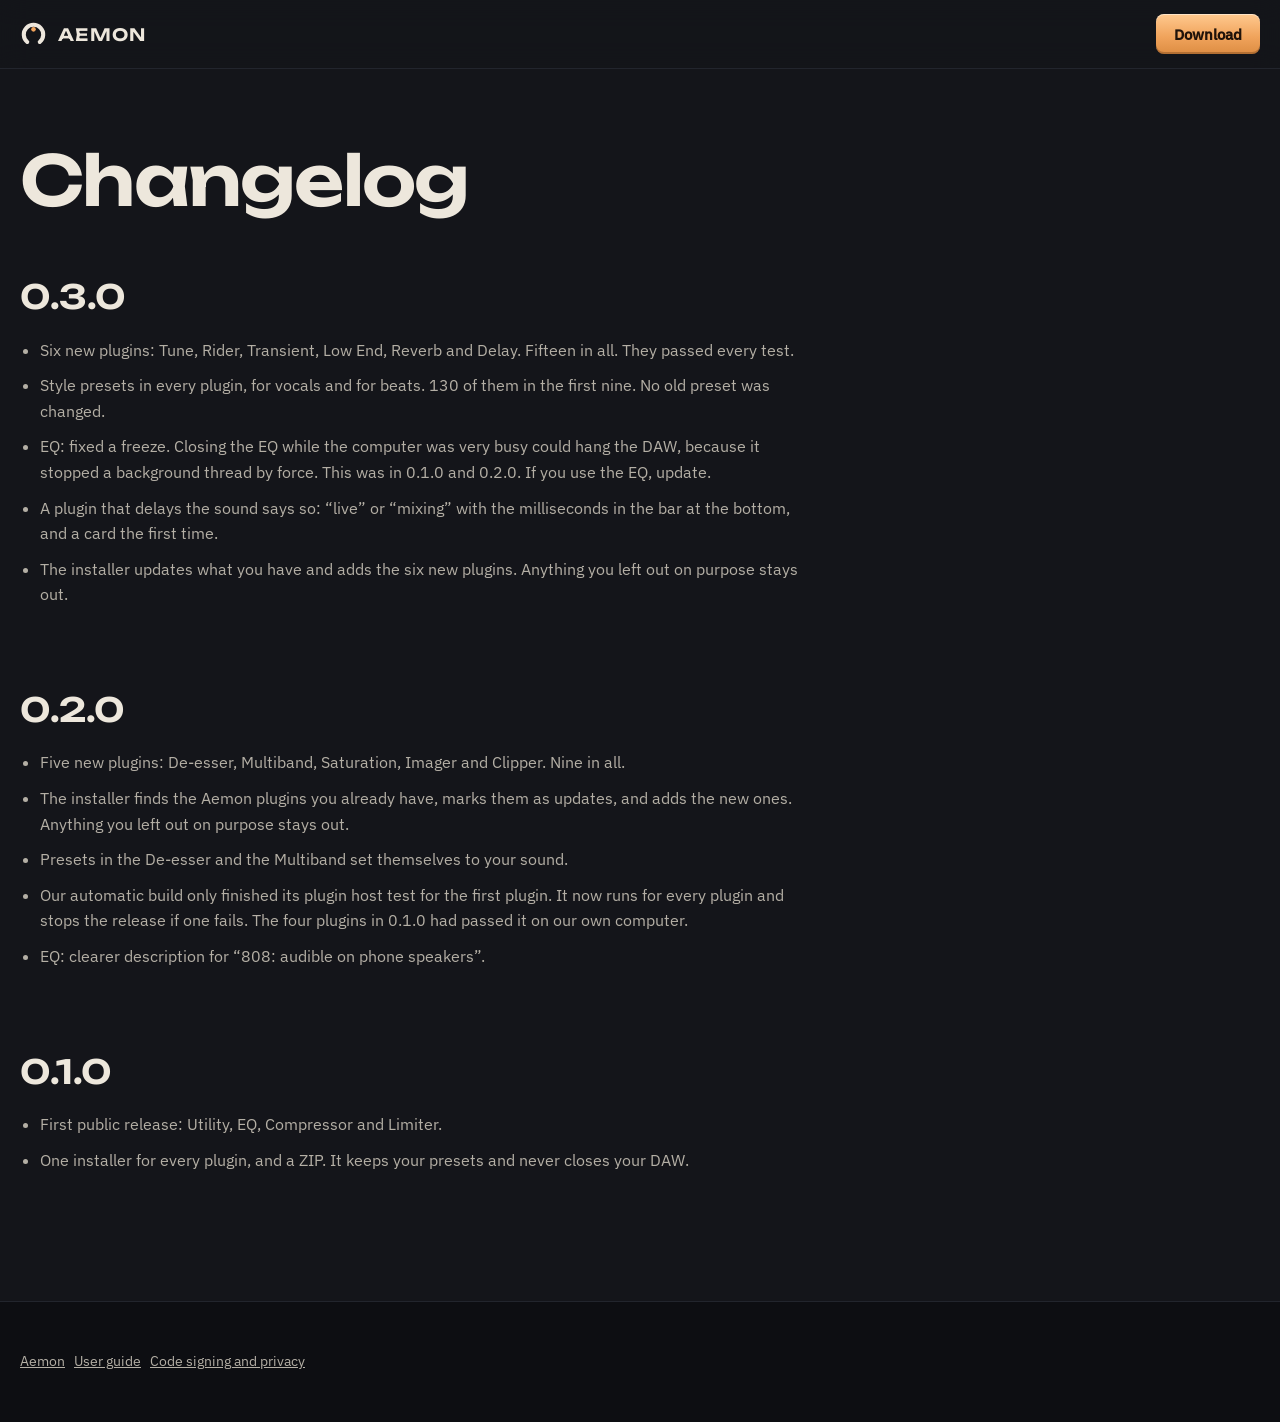
<file: changelog.html>
<!doctype html>
<html lang="en">
<head>
<meta charset="utf-8">
<meta name="viewport" content="width=device-width, initial-scale=1, viewport-fit=cover">
<title>Aemon Changelog</title>
<meta name="description" content="What changed in each version of Aemon Suite.">
<link rel="canonical" href="https://aemon-audio.github.io/changelog.html">
<meta name="theme-color" content="#14151a">
<link rel="icon" href="favicon.svg">
<link rel="stylesheet" href="site.css">
</head>
<body>
<svg width="0" height="0" style="position:absolute" aria-hidden="true"><symbol id="mark" viewBox="0 0 100 100"><path d="M26.9 77.6A36 36 0 1 1 73.1 77.6" fill="none" stroke="currentColor" stroke-width="15" stroke-linecap="round"/><circle cx="50" cy="31" r="8.5" fill="#f0a35b"/></symbol></svg>
<header class="nav"><div class="w"><a class="logo" href="index.html" aria-label="Aemon home"><svg><use href="#mark"/></svg>AEMON</a><a class="cta sm" style="margin-left:auto" href="index.html#download">Download</a></div></header>
<main class="w doc"><div class="dochead"><h1>Changelog</h1></div><article>
<h2>0.3.0</h2>
<ul class="dots">
<li>Six new plugins: Tune, Rider, Transient, Low End, Reverb and Delay. Fifteen in all. They passed every test.</li>
<li>Style presets in every plugin, for vocals and for beats. 130 of them in the first nine. No old preset was changed.</li>
<li>EQ: fixed a freeze. Closing the EQ while the computer was very busy could hang the DAW, because it stopped a background thread by force. This was in 0.1.0 and 0.2.0. If you use the EQ, update.</li>
<li>A plugin that delays the sound says so: “live” or “mixing” with the milliseconds in the bar at the bottom, and a card the first time.</li>
<li>The installer updates what you have and adds the six new plugins. Anything you left out on purpose stays out.</li>
</ul>
<h2>0.2.0</h2>
<ul class="dots">
<li>Five new plugins: De-esser, Multiband, Saturation, Imager and Clipper. Nine in all.</li>
<li>The installer finds the Aemon plugins you already have, marks them as updates, and adds the new ones. Anything you left out on purpose stays out.</li>
<li>Presets in the De-esser and the Multiband set themselves to your sound.</li>
<li>Our automatic build only finished its plugin host test for the first plugin. It now runs for every plugin and stops the release if one fails. The four plugins in 0.1.0 had passed it on our own computer.</li>
<li>EQ: clearer description for “808: audible on phone speakers”.</li>
</ul>
<h2>0.1.0</h2>
<ul class="dots">
<li>First public release: Utility, EQ, Compressor and Limiter.</li>
<li>One installer for every plugin, and a ZIP. It keeps your presets and never closes your DAW.</li>
</ul></article></main>
<footer><div class="w"><p class="legal" style="margin:0;border:0;padding:0"><a href="index.html">Aemon</a> &nbsp; <a href="guide.html">User guide</a> &nbsp; <a href="signing.html">Code signing and privacy</a></p></div></footer>
</body>
</html>
</file>
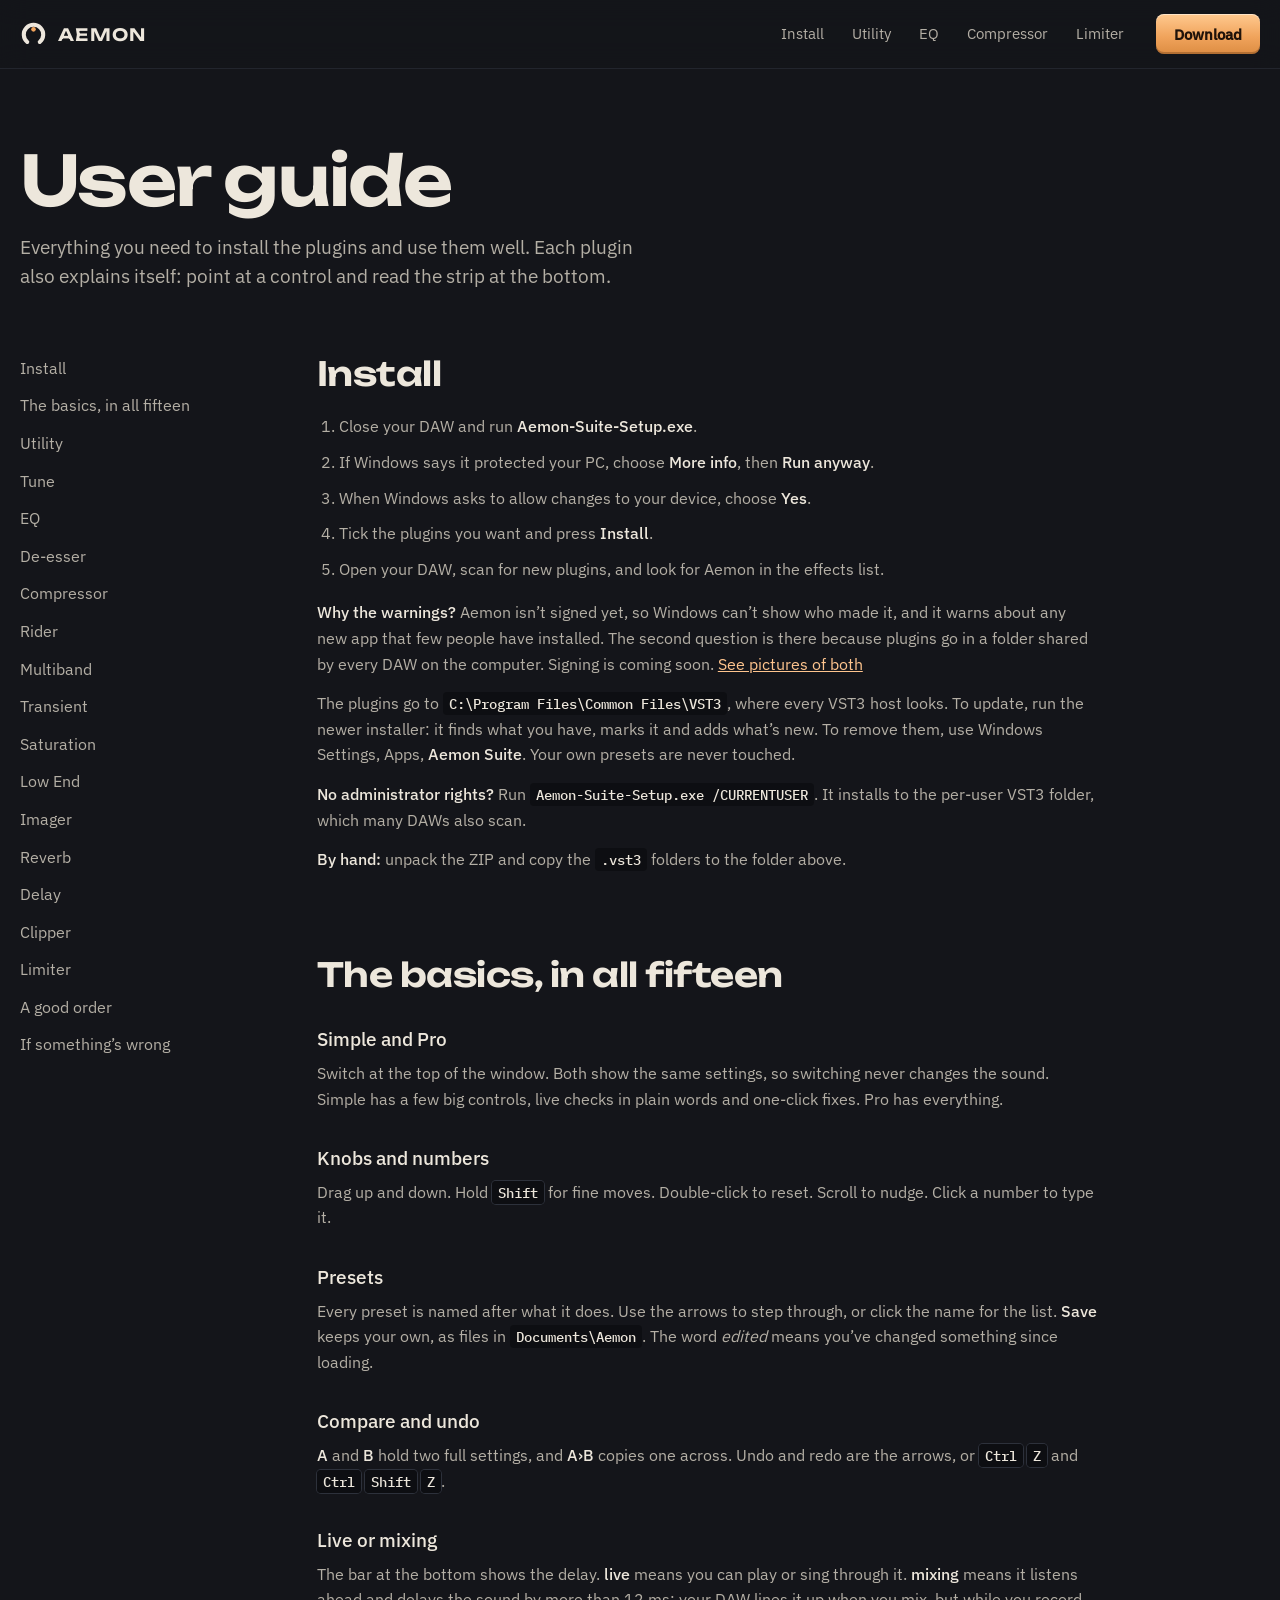
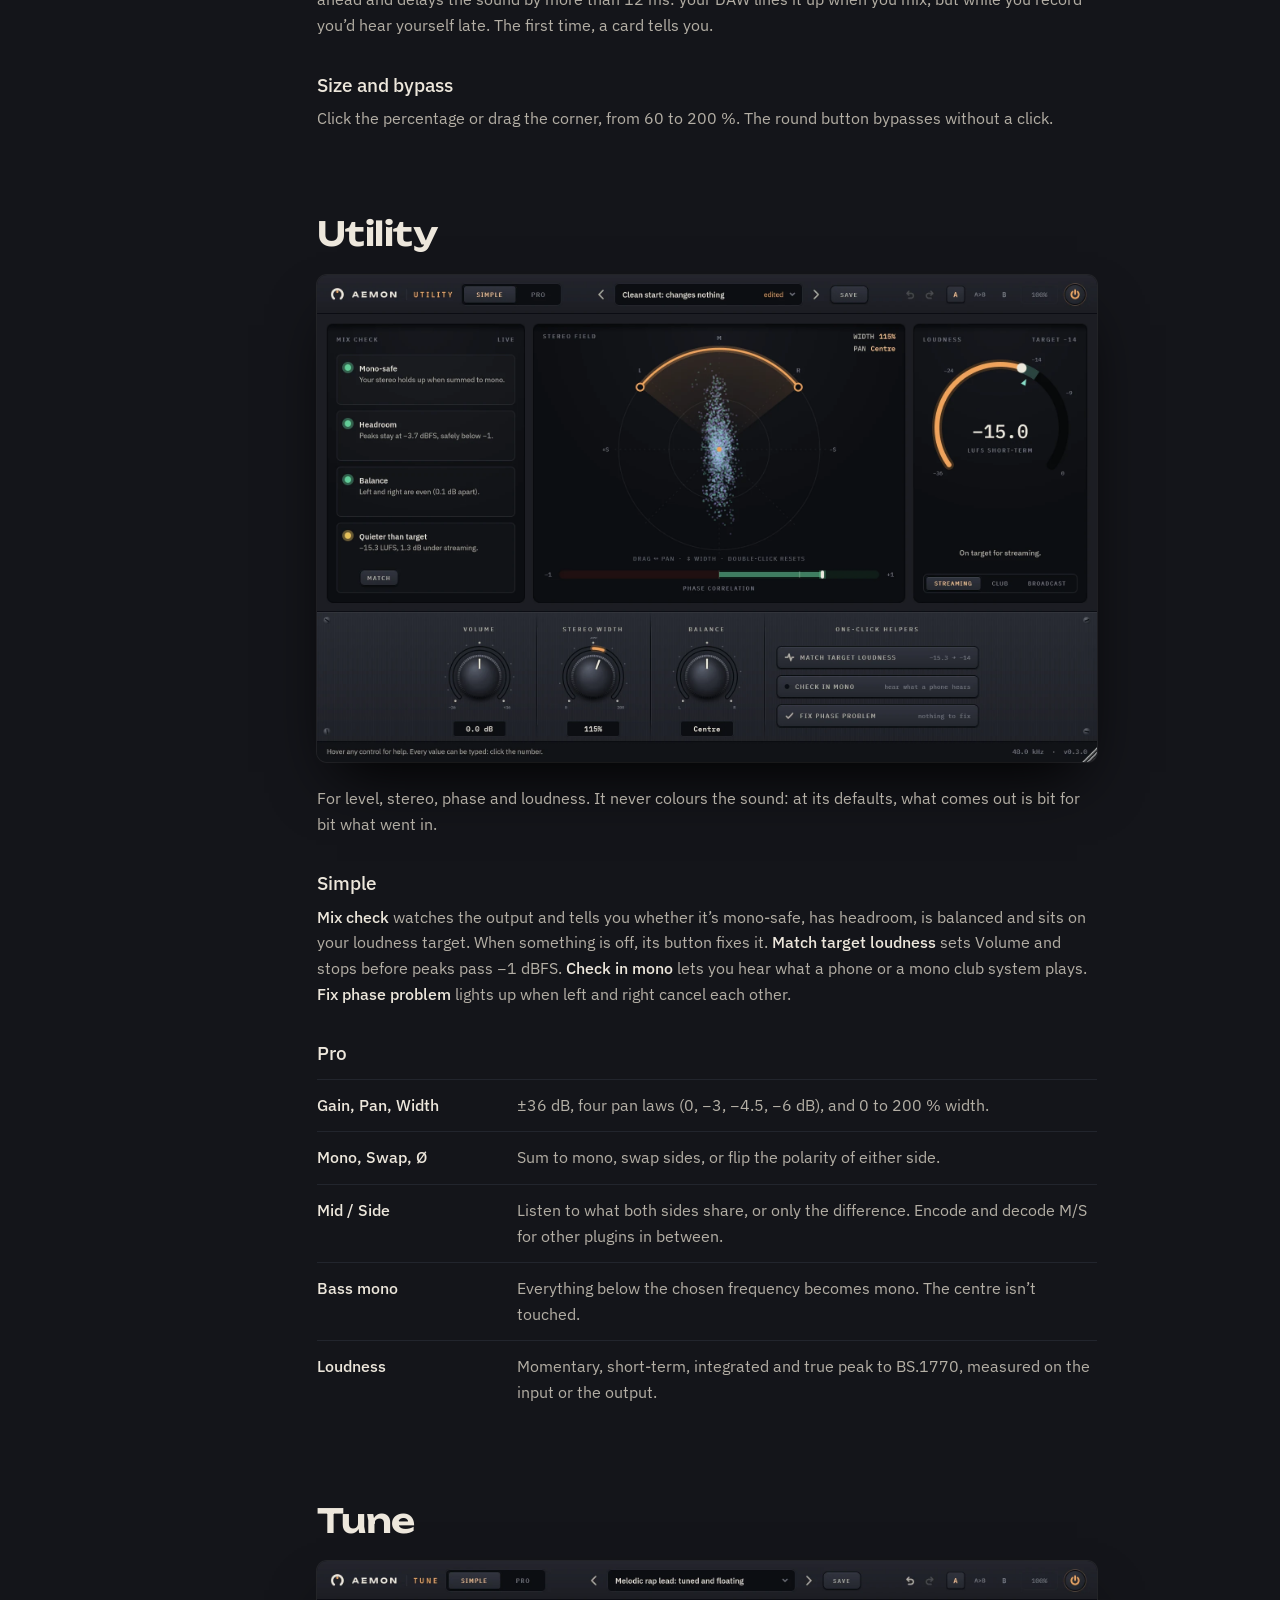
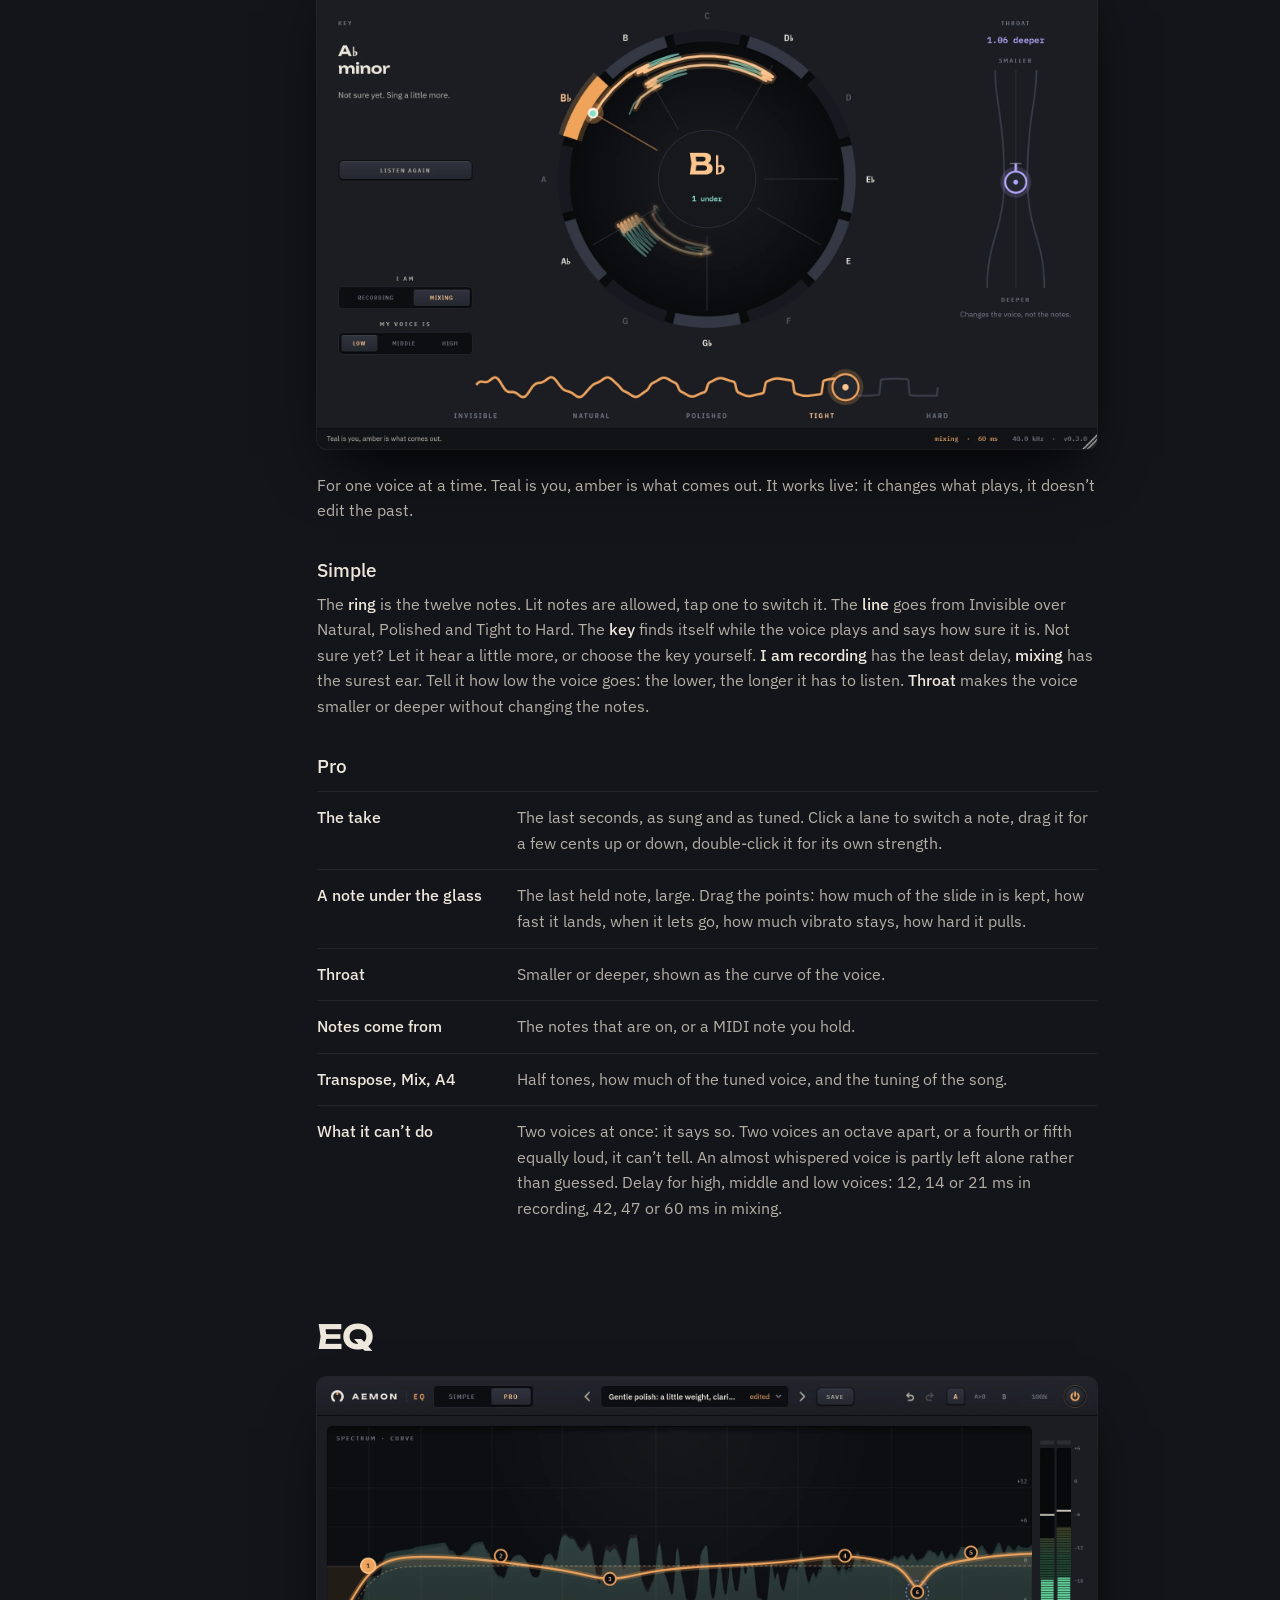
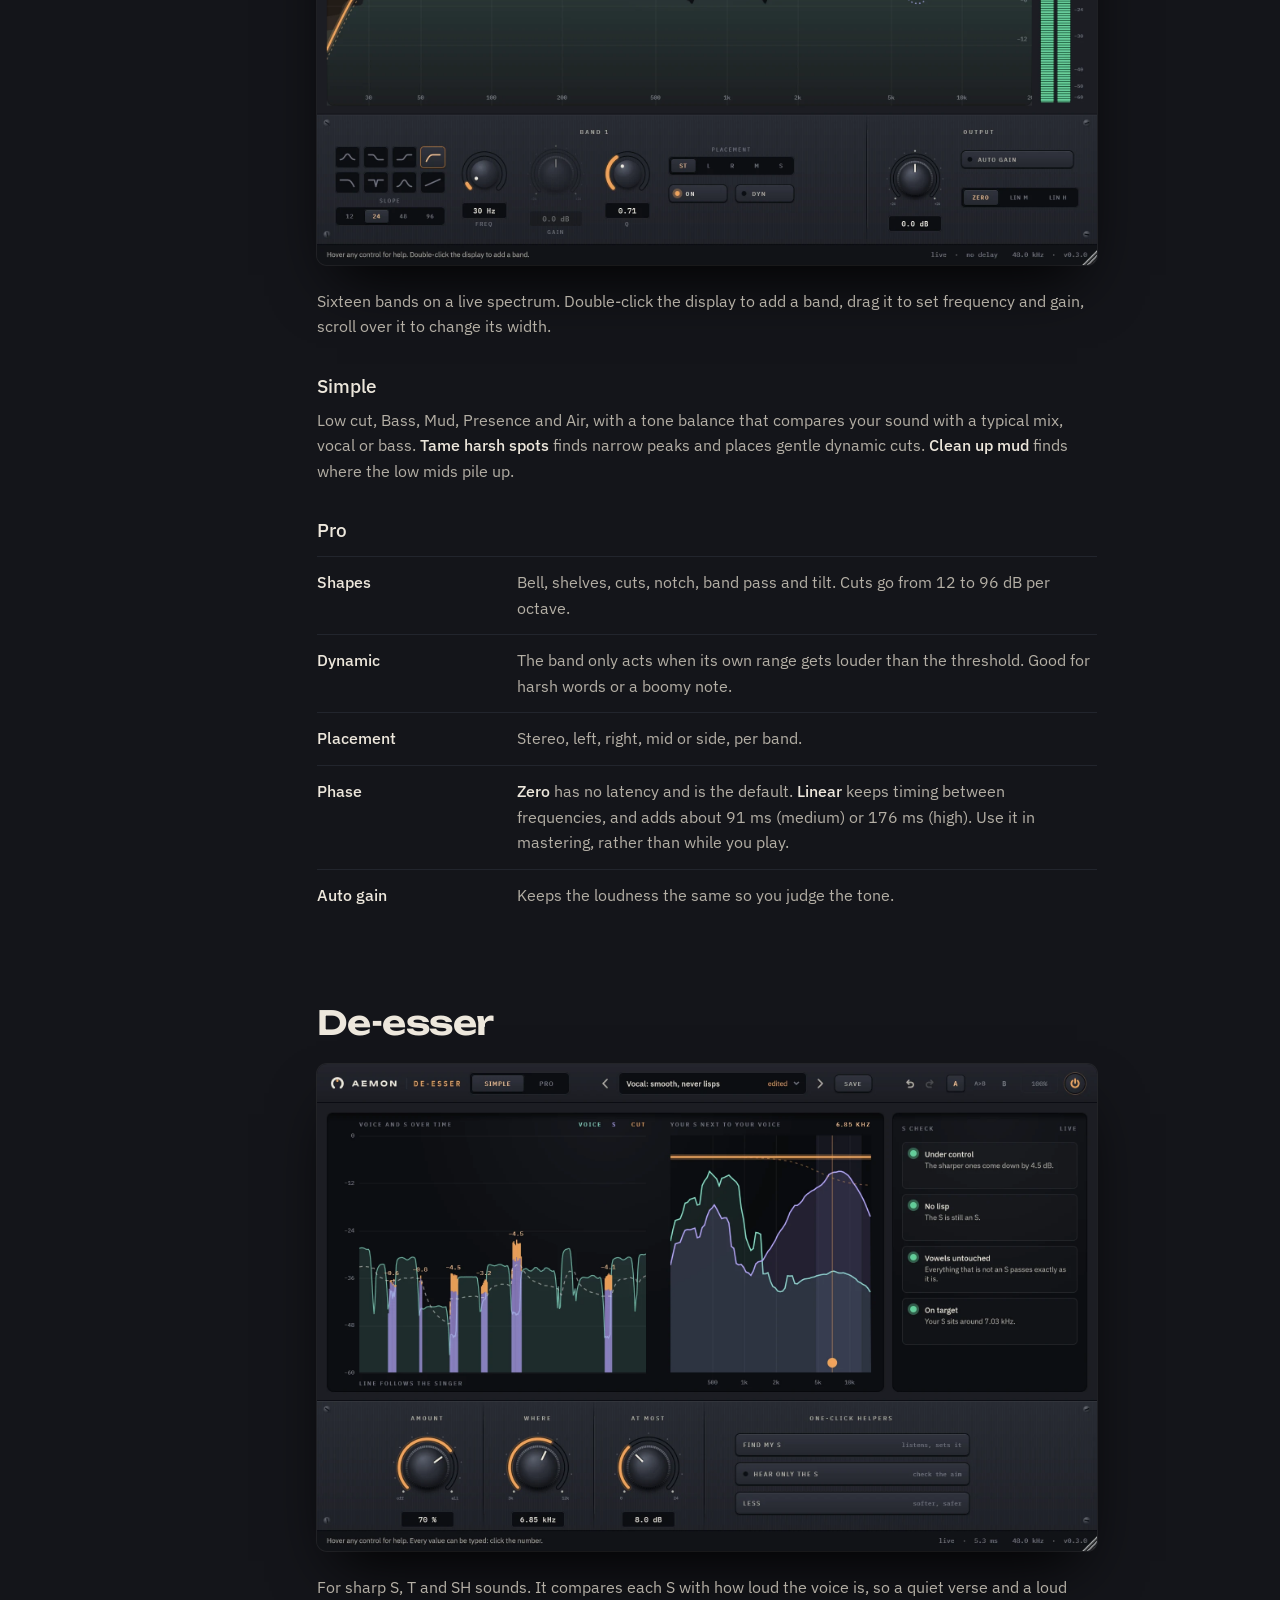
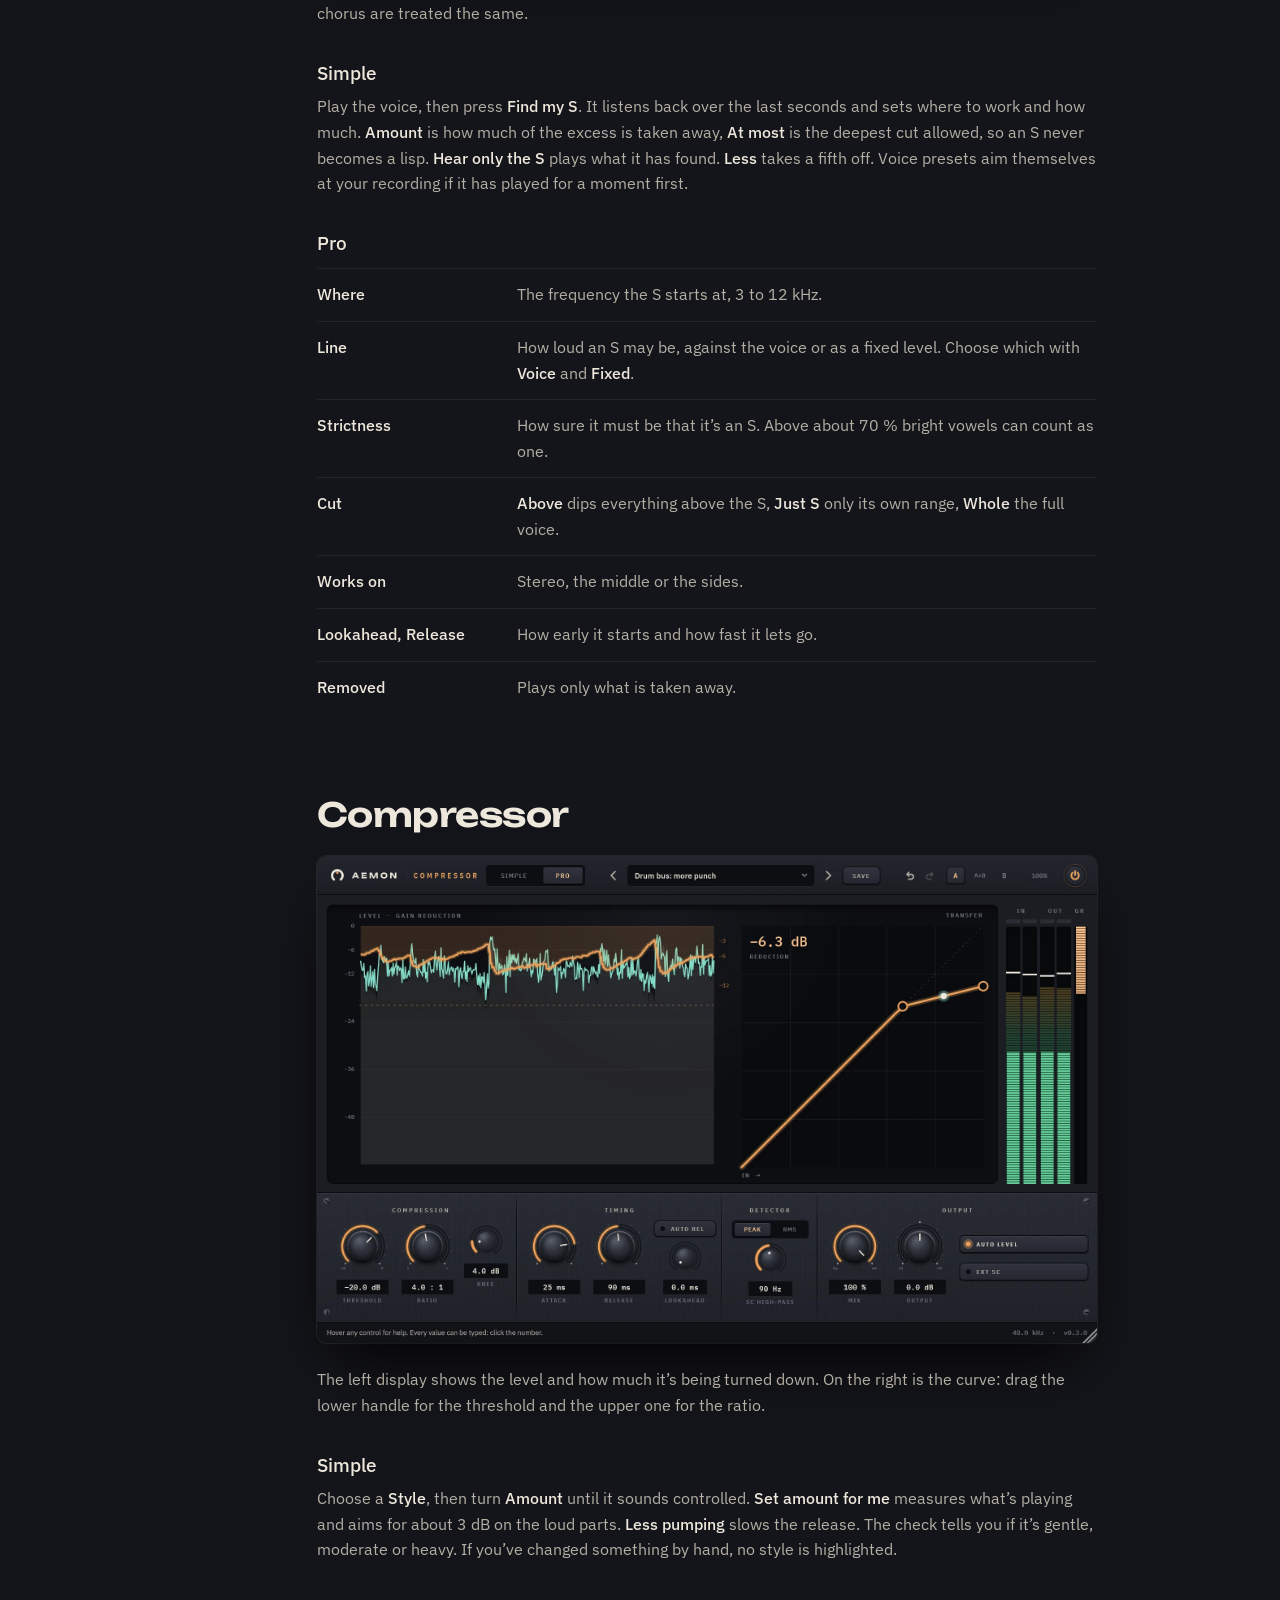
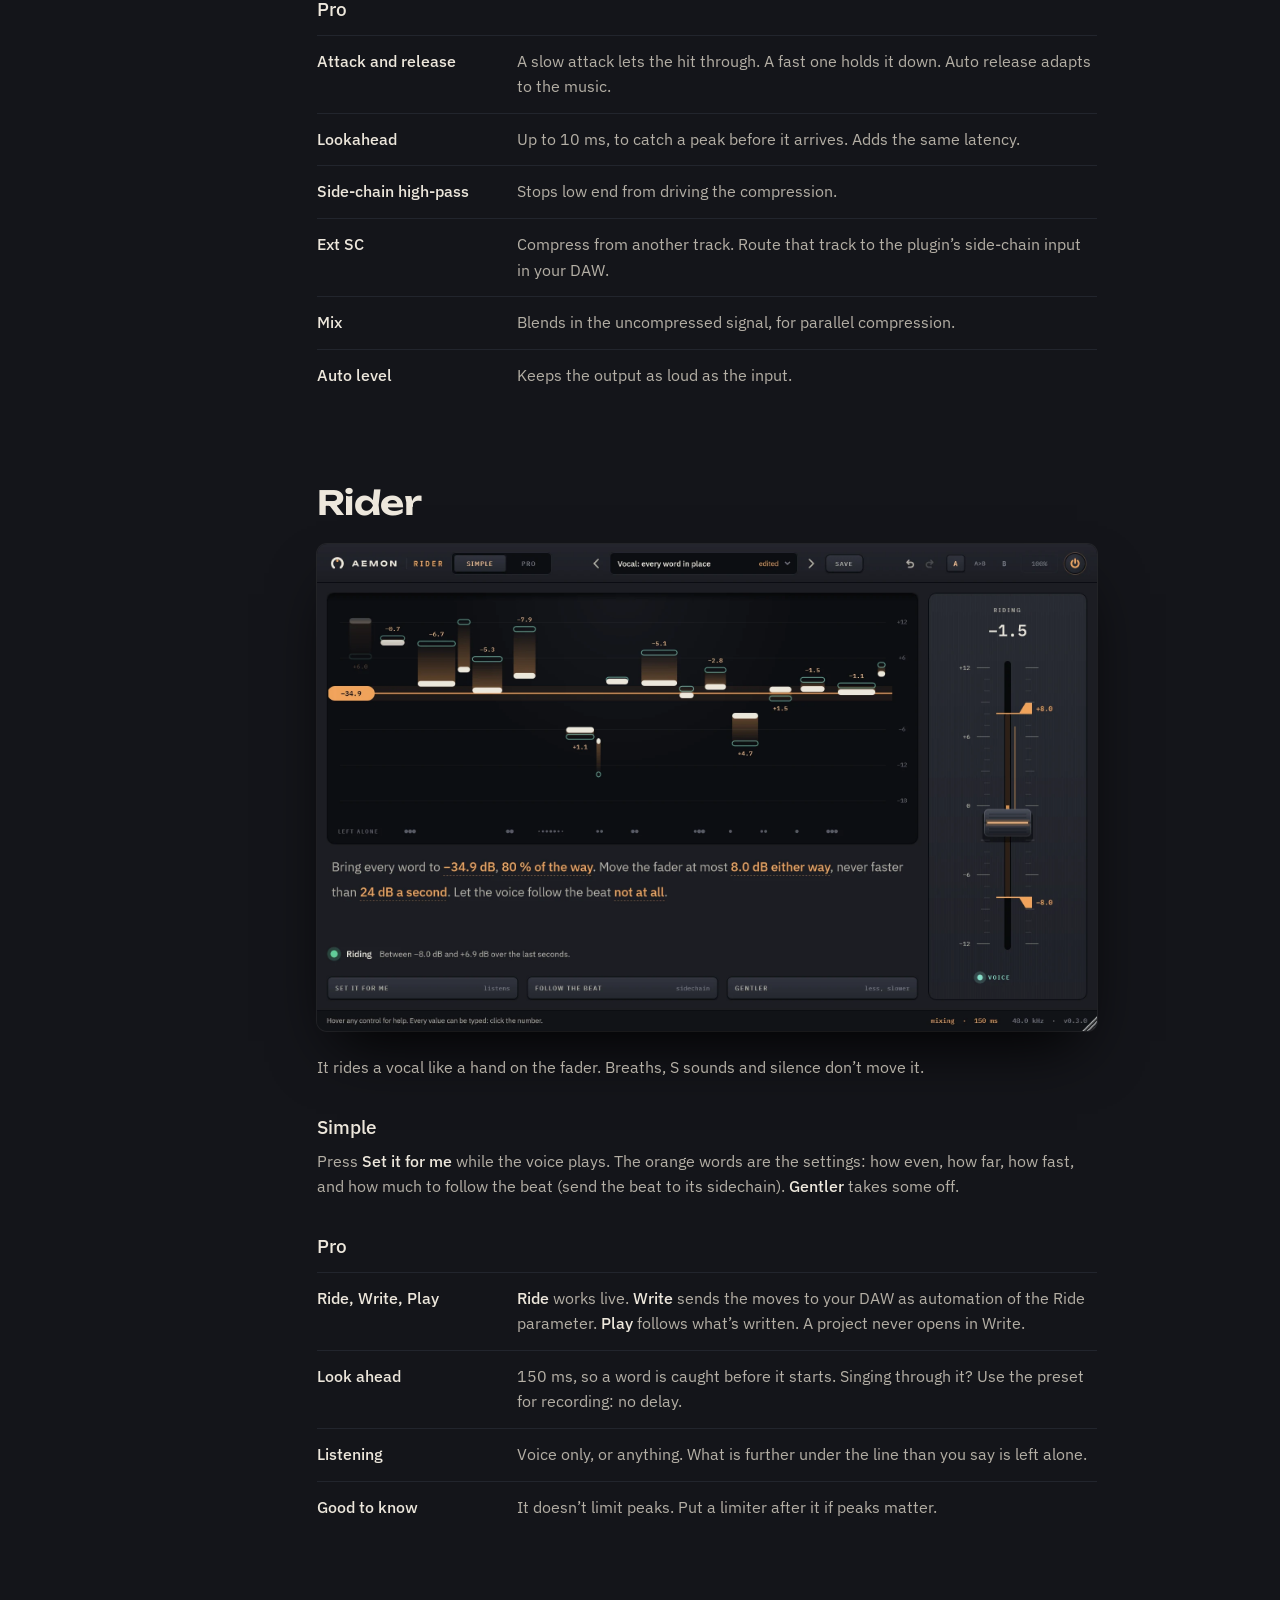
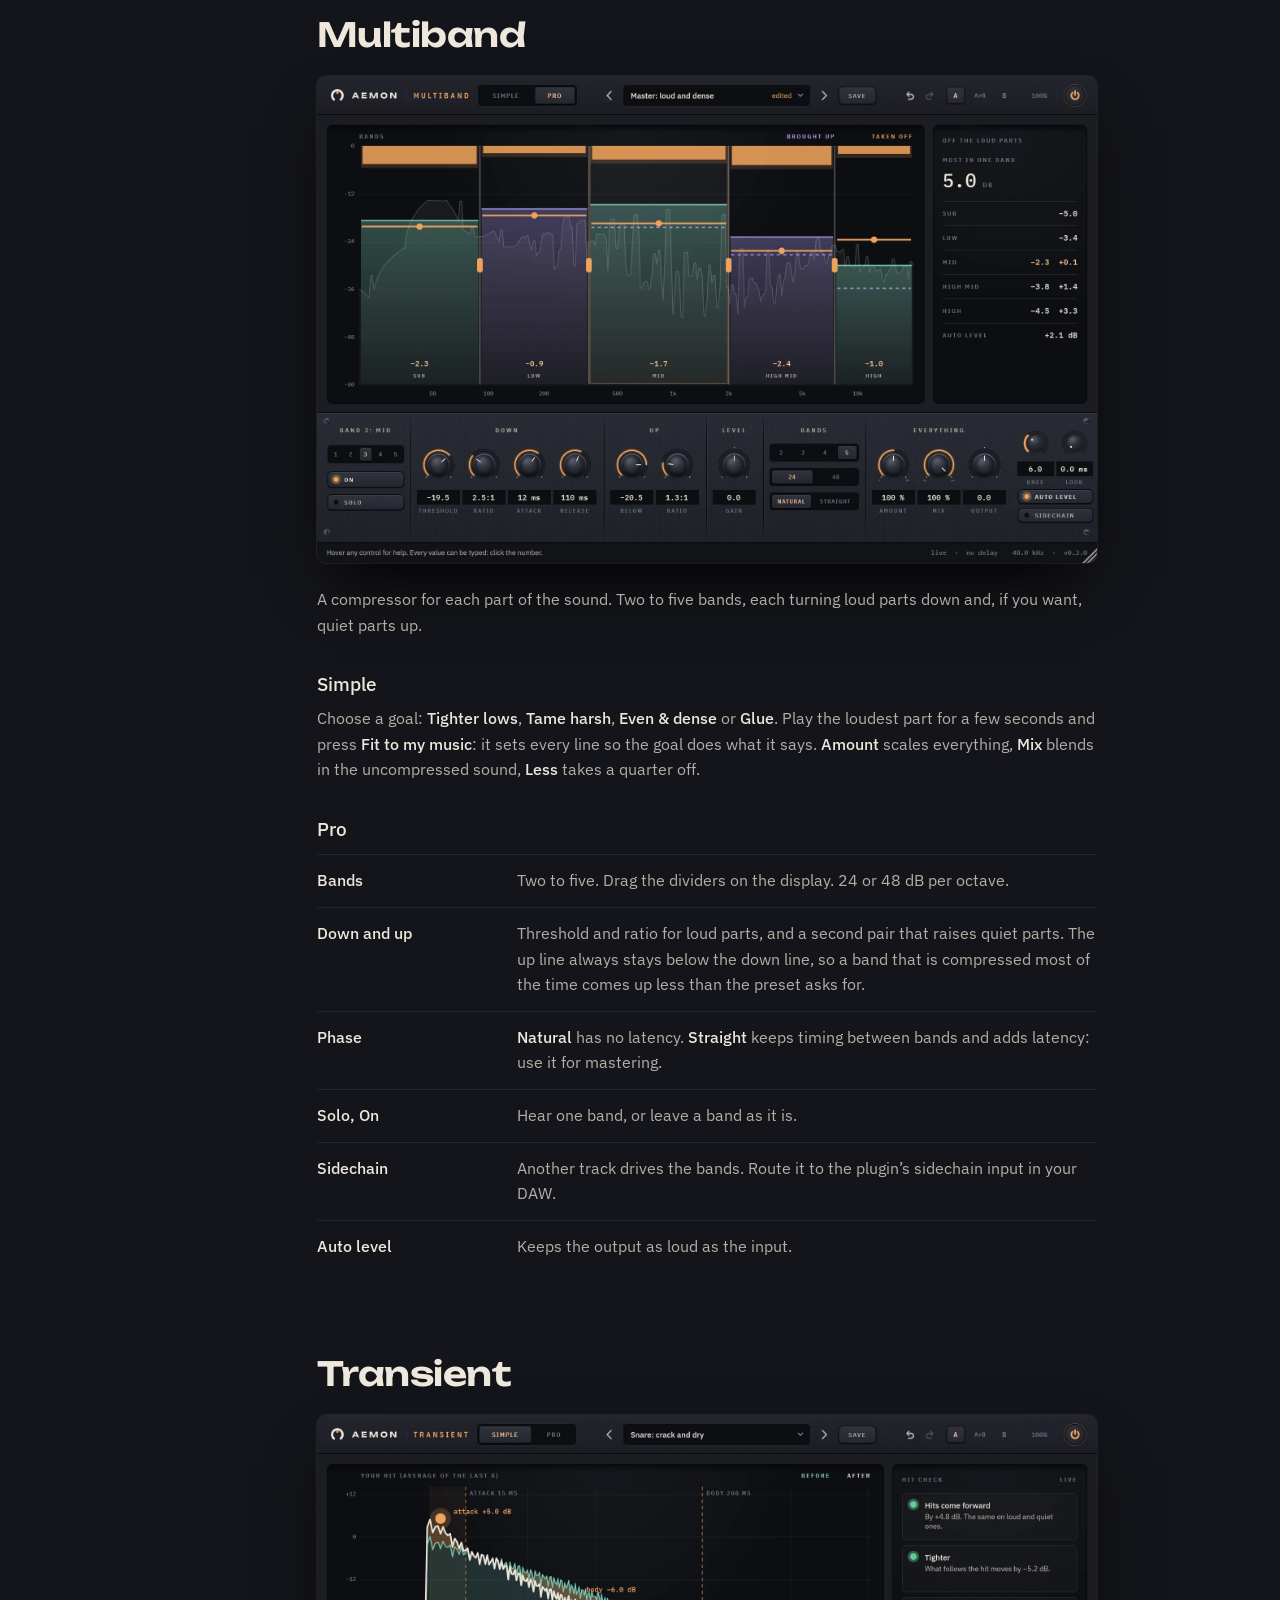
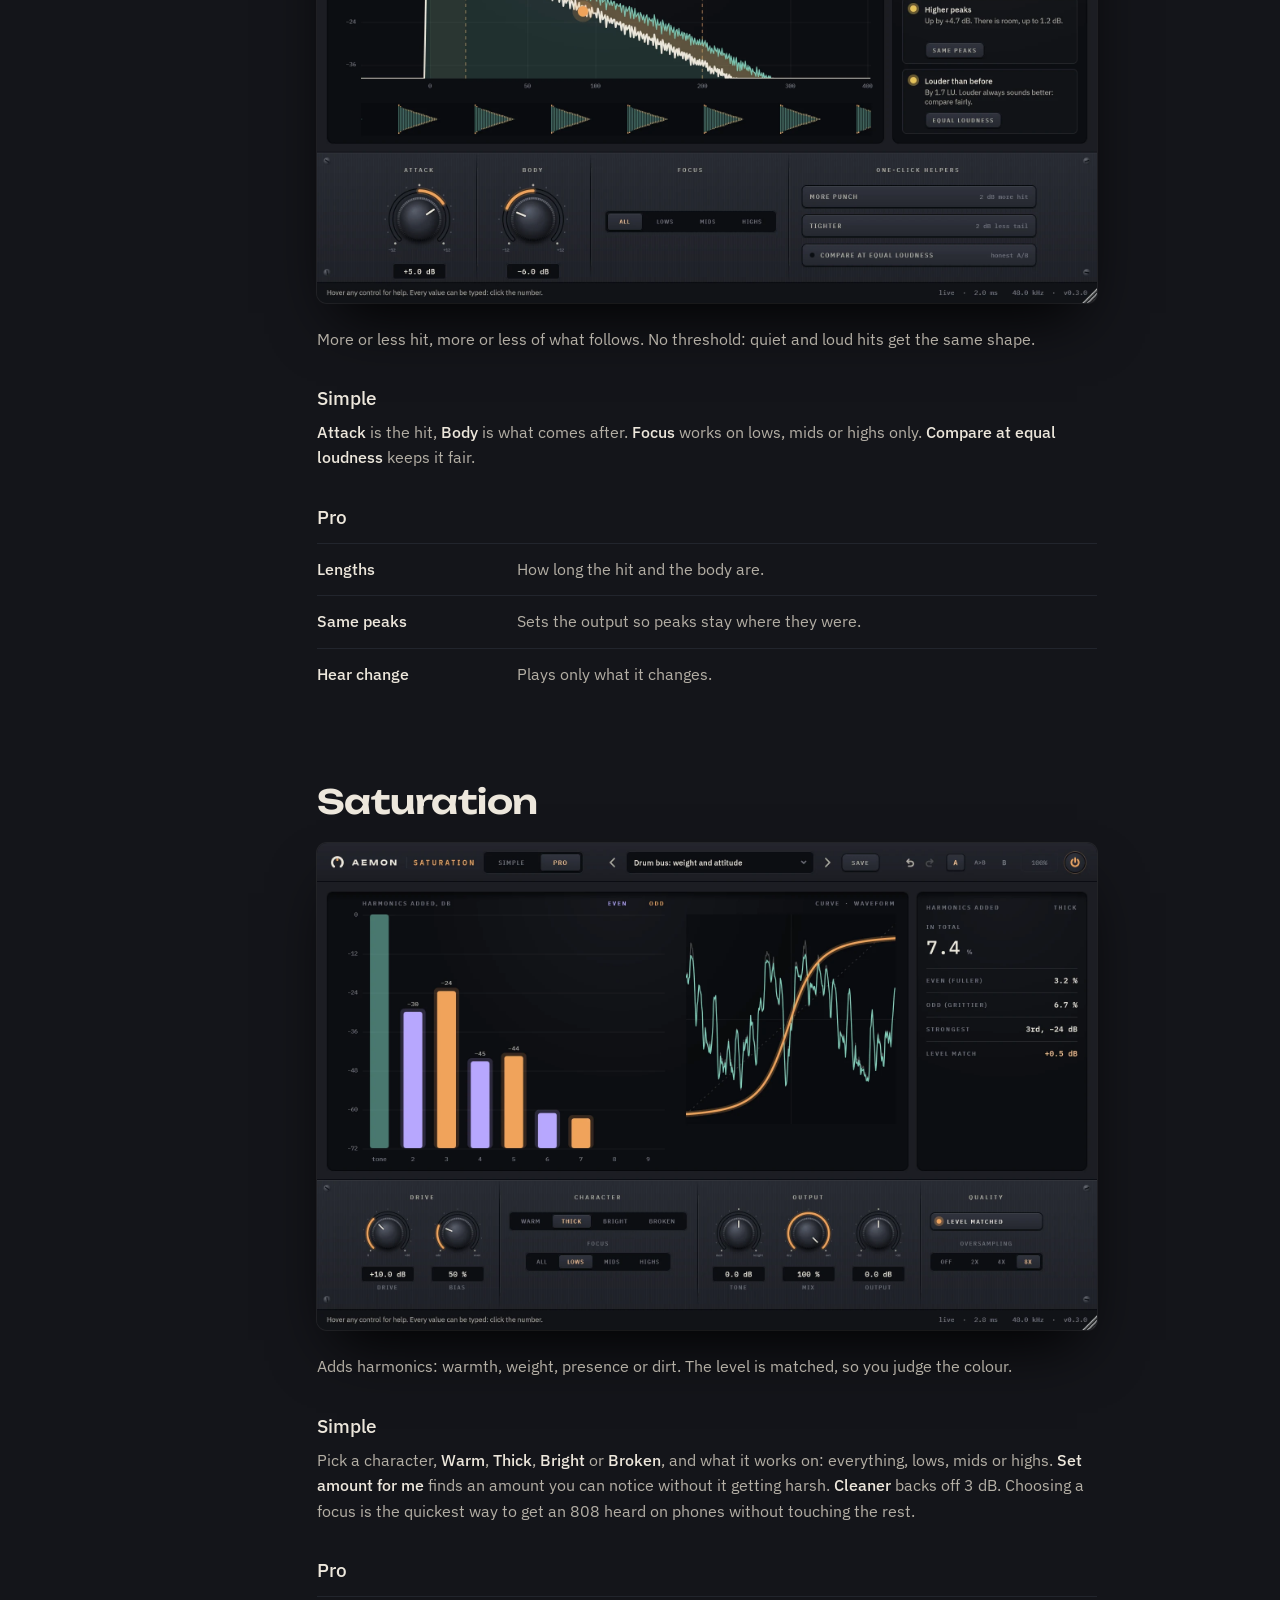
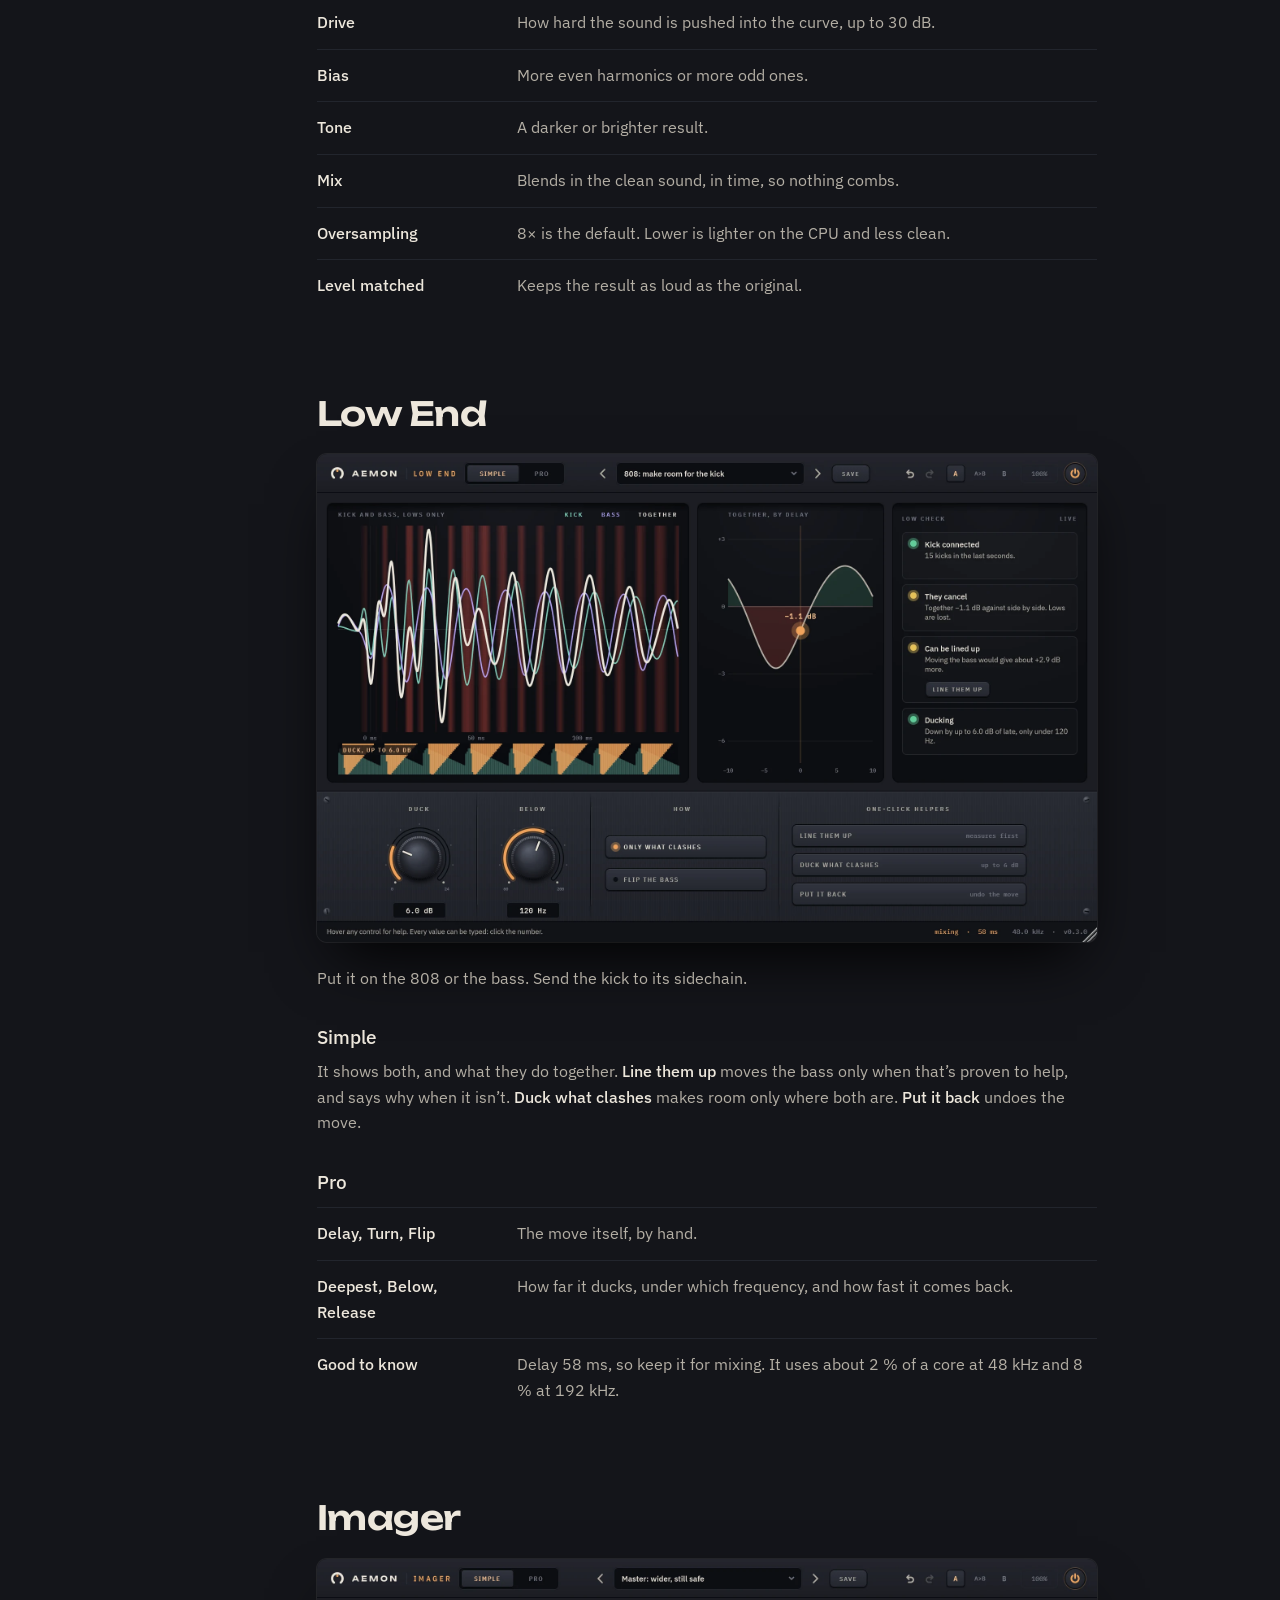
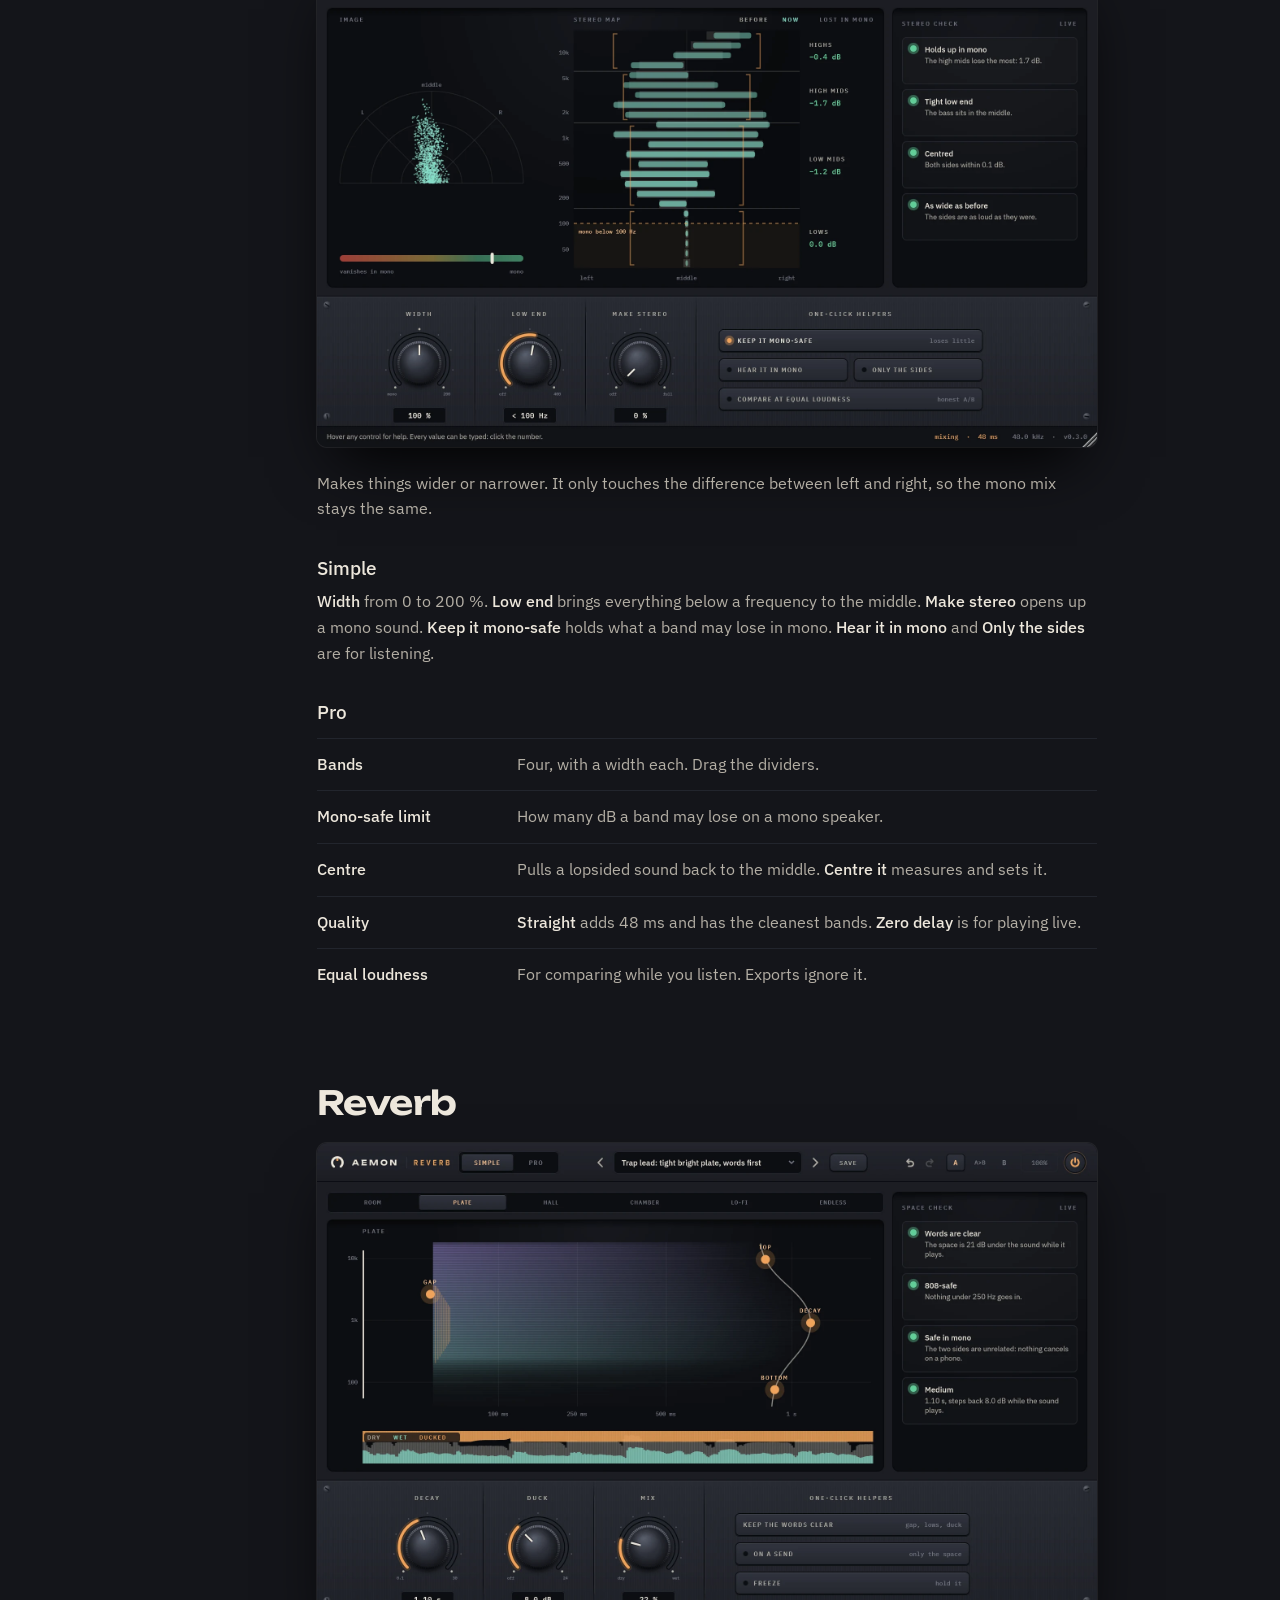
<file: guide.html>
<!doctype html>
<html lang="en">
<head>
<meta charset="utf-8">
<meta name="viewport" content="width=device-width, initial-scale=1, viewport-fit=cover">
<title>Aemon user guide: free EQ, compressor, limiter and more</title>
<meta name="description" content="How to install and use the fifteen free Aemon plugins, from Utility and Tune to the Limiter: every control, in plain words.">
<link rel="canonical" href="https://aemon-audio.github.io/guide.html">
<meta name="theme-color" content="#14151a">
<link rel="icon" href="favicon.svg">
<link rel="stylesheet" href="site.css">
</head>
<body>
<a class="skip" href="#main">Skip to content</a>
<svg width="0" height="0" style="position:absolute" aria-hidden="true"><symbol id="mark" viewBox="0 0 100 100"><path d="M26.9 77.6A36 36 0 1 1 73.1 77.6" fill="none" stroke="currentColor" stroke-width="15" stroke-linecap="round"/><circle cx="50" cy="31" r="8.5" fill="#f0a35b"/></symbol></svg>
<header class="nav"><div class="w"><a class="logo" href="index.html" aria-label="Aemon home"><svg><use href="#mark"/></svg>AEMON</a><nav aria-label="Guide"><a href="#install">Install</a><a href="#utility">Utility</a><a href="#eq">EQ</a><a href="#compressor">Compressor</a><a href="#limiter">Limiter</a></nav><a class="cta sm" href="index.html#download">Download</a></div></header>
<main id="main" class="w doc">
<div class="dochead"><h1>User guide</h1><p class="lede">Everything you need to install the plugins and use them well. Each plugin also explains itself: point at a control and read the strip at the bottom.</p></div>
<div class="docgrid">
<aside class="toc" aria-label="Contents"><ul><li><a href="#install">Install</a></li><li><a href="#basics">The basics, in all fifteen</a></li><li><a href="#utility">Utility</a></li><li><a href="#tune">Tune</a></li><li><a href="#eq">EQ</a></li><li><a href="#deesser">De-esser</a></li><li><a href="#compressor">Compressor</a></li><li><a href="#rider">Rider</a></li><li><a href="#multiband">Multiband</a></li><li><a href="#transient">Transient</a></li><li><a href="#saturation">Saturation</a></li><li><a href="#lowend">Low End</a></li><li><a href="#imager">Imager</a></li><li><a href="#reverb">Reverb</a></li><li><a href="#delay">Delay</a></li><li><a href="#clipper">Clipper</a></li><li><a href="#limiter">Limiter</a></li><li><a href="#order">A good order</a></li><li><a href="#trouble">If something’s wrong</a></li></ul></aside>
<article>

<h2 id="install">Install</h2>
<ol><li>Close your DAW and run <b>Aemon-Suite-Setup.exe</b>.</li><li>If Windows says it protected your PC, choose <b>More info</b>, then <b>Run anyway</b>.</li><li>When Windows asks to allow changes to your device, choose <b>Yes</b>.</li><li>Tick the plugins you want and press <b>Install</b>.</li><li>Open your DAW, scan for new plugins, and look for Aemon in the effects list.</li></ol>
<p><b>Why the warnings?</b> Aemon isn’t signed yet, so Windows can’t show who made it, and it warns about any new app that few people have installed. The second question is there because plugins go in a folder shared by every DAW on the computer. Signing is coming soon. <a href="index.html#install">See pictures of both</a></p>
<p>The plugins go to <code>C:\Program Files\Common Files\VST3</code>, where every VST3 host looks. To update, run the newer installer: it finds what you have, marks it and adds what’s new. To remove them, use Windows Settings, Apps, <b>Aemon Suite</b>. Your own presets are never touched.</p>
<p><b>No administrator rights?</b> Run <code>Aemon-Suite-Setup.exe /CURRENTUSER</code>. It installs to the per-user VST3 folder, which many DAWs also scan.</p>
<p><b>By hand:</b> unpack the ZIP and copy the <code>.vst3</code> folders to the folder above.</p>

<h2 id="basics">The basics, in all fifteen</h2>
<h3>Simple and Pro</h3>
<p>Switch at the top of the window. Both show the same settings, so switching never changes the sound. Simple has a few big controls, live checks in plain words and one-click fixes. Pro has everything.</p>
<h3>Knobs and numbers</h3>
<p>Drag up and down. Hold <kbd>Shift</kbd> for fine moves. Double-click to reset. Scroll to nudge. Click a number to type it.</p>
<h3>Presets</h3>
<p>Every preset is named after what it does. Use the arrows to step through, or click the name for the list. <b>Save</b> keeps your own, as files in <code>Documents\Aemon</code>. The word <i>edited</i> means you’ve changed something since loading.</p>
<h3>Compare and undo</h3>
<p><b>A</b> and <b>B</b> hold two full settings, and <b>A›B</b> copies one across. Undo and redo are the arrows, or <kbd>Ctrl</kbd> <kbd>Z</kbd> and <kbd>Ctrl</kbd> <kbd>Shift</kbd> <kbd>Z</kbd>.</p>
<h3>Live or mixing</h3>
<p>The bar at the bottom shows the delay. <b>live</b> means you can play or sing through it. <b>mixing</b> means it listens ahead and delays the sound by more than 12 ms: your DAW lines it up when you mix, but while you record you’d hear yourself late. The first time, a card tells you.</p>
<h3>Size and bypass</h3>
<p>Click the percentage or drag the corner, from 60 to 200 %. The round button bypasses without a click.</p>

<h2 id="utility">Utility</h2>
<img src="assets/img/utility-simple.webp" width="1920" height="1200" alt="Aemon Utility, Simple mode" loading="lazy">
<p>For level, stereo, phase and loudness. It never colours the sound: at its defaults, what comes out is bit for bit what went in.</p>
<h3>Simple</h3>
<p><b>Mix check</b> watches the output and tells you whether it’s mono-safe, has headroom, is balanced and sits on your loudness target. When something is off, its button fixes it. <b>Match target loudness</b> sets Volume and stops before peaks pass −1 dBFS. <b>Check in mono</b> lets you hear what a phone or a mono club system plays. <b>Fix phase problem</b> lights up when left and right cancel each other.</p>
<h3>Pro</h3>
<dl class="opts"><dt>Gain, Pan, Width</dt><dd>±36 dB, four pan laws (0, −3, −4.5, −6 dB), and 0 to 200 % width.</dd><dt>Mono, Swap, Ø</dt><dd>Sum to mono, swap sides, or flip the polarity of either side.</dd><dt>Mid / Side</dt><dd>Listen to what both sides share, or only the difference. Encode and decode M/S for other plugins in between.</dd><dt>Bass mono</dt><dd>Everything below the chosen frequency becomes mono. The centre isn’t touched.</dd><dt>Loudness</dt><dd>Momentary, short-term, integrated and true peak to BS.1770, measured on the input or the output.</dd></dl>

<h2 id="tune">Tune</h2>
<img src="assets/img/tune-simple.webp" width="1920" height="1200" alt="Aemon Tune, Simple mode" loading="lazy">
<p>For one voice at a time. Teal is you, amber is what comes out. It works live: it changes what plays, it doesn’t edit the past.</p>
<h3>Simple</h3>
<p>The <b>ring</b> is the twelve notes. Lit notes are allowed, tap one to switch it. The <b>line</b> goes from Invisible over Natural, Polished and Tight to Hard. The <b>key</b> finds itself while the voice plays and says how sure it is. Not sure yet? Let it hear a little more, or choose the key yourself. <b>I am recording</b> has the least delay, <b>mixing</b> has the surest ear. Tell it how low the voice goes: the lower, the longer it has to listen. <b>Throat</b> makes the voice smaller or deeper without changing the notes.</p>
<h3>Pro</h3>
<dl class="opts"><dt>The take</dt><dd>The last seconds, as sung and as tuned. Click a lane to switch a note, drag it for a few cents up or down, double-click it for its own strength.</dd><dt>A note under the glass</dt><dd>The last held note, large. Drag the points: how much of the slide in is kept, how fast it lands, when it lets go, how much vibrato stays, how hard it pulls.</dd><dt>Throat</dt><dd>Smaller or deeper, shown as the curve of the voice.</dd><dt>Notes come from</dt><dd>The notes that are on, or a MIDI note you hold.</dd><dt>Transpose, Mix, A4</dt><dd>Half tones, how much of the tuned voice, and the tuning of the song.</dd><dt>What it can’t do</dt><dd>Two voices at once: it says so. Two voices an octave apart, or a fourth or fifth equally loud, it can’t tell. An almost whispered voice is partly left alone rather than guessed. Delay for high, middle and low voices: 12, 14 or 21 ms in recording, 42, 47 or 60 ms in mixing.</dd></dl>

<h2 id="eq">EQ</h2>
<img src="assets/img/eq-pro.webp" width="1920" height="1200" alt="Aemon EQ, Pro mode" loading="lazy">
<p>Sixteen bands on a live spectrum. Double-click the display to add a band, drag it to set frequency and gain, scroll over it to change its width.</p>
<h3>Simple</h3>
<p>Low cut, Bass, Mud, Presence and Air, with a tone balance that compares your sound with a typical mix, vocal or bass. <b>Tame harsh spots</b> finds narrow peaks and places gentle dynamic cuts. <b>Clean up mud</b> finds where the low mids pile up.</p>
<h3>Pro</h3>
<dl class="opts"><dt>Shapes</dt><dd>Bell, shelves, cuts, notch, band pass and tilt. Cuts go from 12 to 96 dB per octave.</dd><dt>Dynamic</dt><dd>The band only acts when its own range gets louder than the threshold. Good for harsh words or a boomy note.</dd><dt>Placement</dt><dd>Stereo, left, right, mid or side, per band.</dd><dt>Phase</dt><dd><b>Zero</b> has no latency and is the default. <b>Linear</b> keeps timing between frequencies, and adds about 91 ms (medium) or 176 ms (high). Use it in mastering, rather than while you play.</dd><dt>Auto gain</dt><dd>Keeps the loudness the same so you judge the tone.</dd></dl>

<h2 id="deesser">De-esser</h2>
<img src="assets/img/deesser-simple.webp" width="1920" height="1200" alt="Aemon De-esser, Simple mode" loading="lazy">
<p>For sharp S, T and SH sounds. It compares each S with how loud the voice is, so a quiet verse and a loud chorus are treated the same.</p>
<h3>Simple</h3>
<p>Play the voice, then press <b>Find my S</b>. It listens back over the last seconds and sets where to work and how much. <b>Amount</b> is how much of the excess is taken away, <b>At most</b> is the deepest cut allowed, so an S never becomes a lisp. <b>Hear only the S</b> plays what it has found. <b>Less</b> takes a fifth off. Voice presets aim themselves at your recording if it has played for a moment first.</p>
<h3>Pro</h3>
<dl class="opts"><dt>Where</dt><dd>The frequency the S starts at, 3 to 12 kHz.</dd><dt>Line</dt><dd>How loud an S may be, against the voice or as a fixed level. Choose which with <b>Voice</b> and <b>Fixed</b>.</dd><dt>Strictness</dt><dd>How sure it must be that it’s an S. Above about 70 % bright vowels can count as one.</dd><dt>Cut</dt><dd><b>Above</b> dips everything above the S, <b>Just S</b> only its own range, <b>Whole</b> the full voice.</dd><dt>Works on</dt><dd>Stereo, the middle or the sides.</dd><dt>Lookahead, Release</dt><dd>How early it starts and how fast it lets go.</dd><dt>Removed</dt><dd>Plays only what is taken away.</dd></dl>

<h2 id="compressor">Compressor</h2>
<img src="assets/img/compressor-pro.webp" width="1920" height="1200" alt="Aemon Compressor, Pro mode" loading="lazy">
<p>The left display shows the level and how much it’s being turned down. On the right is the curve: drag the lower handle for the threshold and the upper one for the ratio.</p>
<h3>Simple</h3>
<p>Choose a <b>Style</b>, then turn <b>Amount</b> until it sounds controlled. <b>Set amount for me</b> measures what’s playing and aims for about 3 dB on the loud parts. <b>Less pumping</b> slows the release. The check tells you if it’s gentle, moderate or heavy. If you’ve changed something by hand, no style is highlighted.</p>
<h3>Pro</h3>
<dl class="opts"><dt>Attack and release</dt><dd>A slow attack lets the hit through. A fast one holds it down. Auto release adapts to the music.</dd><dt>Lookahead</dt><dd>Up to 10 ms, to catch a peak before it arrives. Adds the same latency.</dd><dt>Side-chain high-pass</dt><dd>Stops low end from driving the compression.</dd><dt>Ext SC</dt><dd>Compress from another track. Route that track to the plugin’s side-chain input in your DAW.</dd><dt>Mix</dt><dd>Blends in the uncompressed signal, for parallel compression.</dd><dt>Auto level</dt><dd>Keeps the output as loud as the input.</dd></dl>

<h2 id="rider">Rider</h2>
<img src="assets/img/rider-simple.webp" width="1920" height="1200" alt="Aemon Rider, Simple mode" loading="lazy">
<p>It rides a vocal like a hand on the fader. Breaths, S sounds and silence don’t move it.</p>
<h3>Simple</h3>
<p>Press <b>Set it for me</b> while the voice plays. The orange words are the settings: how even, how far, how fast, and how much to follow the beat (send the beat to its sidechain). <b>Gentler</b> takes some off.</p>
<h3>Pro</h3>
<dl class="opts"><dt>Ride, Write, Play</dt><dd><b>Ride</b> works live. <b>Write</b> sends the moves to your DAW as automation of the Ride parameter. <b>Play</b> follows what’s written. A project never opens in Write.</dd><dt>Look ahead</dt><dd>150 ms, so a word is caught before it starts. Singing through it? Use the preset for recording: no delay.</dd><dt>Listening</dt><dd>Voice only, or anything. What is further under the line than you say is left alone.</dd><dt>Good to know</dt><dd>It doesn’t limit peaks. Put a limiter after it if peaks matter.</dd></dl>

<h2 id="multiband">Multiband</h2>
<img src="assets/img/multiband-pro.webp" width="1920" height="1200" alt="Aemon Multiband, Pro mode" loading="lazy">
<p>A compressor for each part of the sound. Two to five bands, each turning loud parts down and, if you want, quiet parts up.</p>
<h3>Simple</h3>
<p>Choose a goal: <b>Tighter lows</b>, <b>Tame harsh</b>, <b>Even &amp; dense</b> or <b>Glue</b>. Play the loudest part for a few seconds and press <b>Fit to my music</b>: it sets every line so the goal does what it says. <b>Amount</b> scales everything, <b>Mix</b> blends in the uncompressed sound, <b>Less</b> takes a quarter off.</p>
<h3>Pro</h3>
<dl class="opts"><dt>Bands</dt><dd>Two to five. Drag the dividers on the display. 24 or 48 dB per octave.</dd><dt>Down and up</dt><dd>Threshold and ratio for loud parts, and a second pair that raises quiet parts. The up line always stays below the down line, so a band that is compressed most of the time comes up less than the preset asks for.</dd><dt>Phase</dt><dd><b>Natural</b> has no latency. <b>Straight</b> keeps timing between bands and adds latency: use it for mastering.</dd><dt>Solo, On</dt><dd>Hear one band, or leave a band as it is.</dd><dt>Sidechain</dt><dd>Another track drives the bands. Route it to the plugin’s sidechain input in your DAW.</dd><dt>Auto level</dt><dd>Keeps the output as loud as the input.</dd></dl>

<h2 id="transient">Transient</h2>
<img src="assets/img/transient-simple.webp" width="1920" height="1200" alt="Aemon Transient, Simple mode" loading="lazy">
<p>More or less hit, more or less of what follows. No threshold: quiet and loud hits get the same shape.</p>
<h3>Simple</h3>
<p><b>Attack</b> is the hit, <b>Body</b> is what comes after. <b>Focus</b> works on lows, mids or highs only. <b>Compare at equal loudness</b> keeps it fair.</p>
<h3>Pro</h3>
<dl class="opts"><dt>Lengths</dt><dd>How long the hit and the body are.</dd><dt>Same peaks</dt><dd>Sets the output so peaks stay where they were.</dd><dt>Hear change</dt><dd>Plays only what it changes.</dd></dl>

<h2 id="saturation">Saturation</h2>
<img src="assets/img/saturation-pro.webp" width="1920" height="1200" alt="Aemon Saturation, Pro mode" loading="lazy">
<p>Adds harmonics: warmth, weight, presence or dirt. The level is matched, so you judge the colour.</p>
<h3>Simple</h3>
<p>Pick a character, <b>Warm</b>, <b>Thick</b>, <b>Bright</b> or <b>Broken</b>, and what it works on: everything, lows, mids or highs. <b>Set amount for me</b> finds an amount you can notice without it getting harsh. <b>Cleaner</b> backs off 3 dB. Choosing a focus is the quickest way to get an 808 heard on phones without touching the rest.</p>
<h3>Pro</h3>
<dl class="opts"><dt>Drive</dt><dd>How hard the sound is pushed into the curve, up to 30 dB.</dd><dt>Bias</dt><dd>More even harmonics or more odd ones.</dd><dt>Tone</dt><dd>A darker or brighter result.</dd><dt>Mix</dt><dd>Blends in the clean sound, in time, so nothing combs.</dd><dt>Oversampling</dt><dd>8× is the default. Lower is lighter on the CPU and less clean.</dd><dt>Level matched</dt><dd>Keeps the result as loud as the original.</dd></dl>

<h2 id="lowend">Low End</h2>
<img src="assets/img/lowend-simple.webp" width="1920" height="1200" alt="Aemon Low End, Simple mode" loading="lazy">
<p>Put it on the 808 or the bass. Send the kick to its sidechain.</p>
<h3>Simple</h3>
<p>It shows both, and what they do together. <b>Line them up</b> moves the bass only when that’s proven to help, and says why when it isn’t. <b>Duck what clashes</b> makes room only where both are. <b>Put it back</b> undoes the move.</p>
<h3>Pro</h3>
<dl class="opts"><dt>Delay, Turn, Flip</dt><dd>The move itself, by hand.</dd><dt>Deepest, Below, Release</dt><dd>How far it ducks, under which frequency, and how fast it comes back.</dd><dt>Good to know</dt><dd>Delay 58 ms, so keep it for mixing. It uses about 2 % of a core at 48 kHz and 8 % at 192 kHz.</dd></dl>

<h2 id="imager">Imager</h2>
<img src="assets/img/imager-simple.webp" width="1920" height="1200" alt="Aemon Imager, Simple mode" loading="lazy">
<p>Makes things wider or narrower. It only touches the difference between left and right, so the mono mix stays the same.</p>
<h3>Simple</h3>
<p><b>Width</b> from 0 to 200 %. <b>Low end</b> brings everything below a frequency to the middle. <b>Make stereo</b> opens up a mono sound. <b>Keep it mono-safe</b> holds what a band may lose in mono. <b>Hear it in mono</b> and <b>Only the sides</b> are for listening.</p>
<h3>Pro</h3>
<dl class="opts"><dt>Bands</dt><dd>Four, with a width each. Drag the dividers.</dd><dt>Mono-safe limit</dt><dd>How many dB a band may lose on a mono speaker.</dd><dt>Centre</dt><dd>Pulls a lopsided sound back to the middle. <b>Centre it</b> measures and sets it.</dd><dt>Quality</dt><dd><b>Straight</b> adds 48 ms and has the cleanest bands. <b>Zero delay</b> is for playing live.</dd><dt>Equal loudness</dt><dd>For comparing while you listen. Exports ignore it.</dd></dl>

<h2 id="reverb">Reverb</h2>
<img src="assets/img/reverb-simple.webp" width="1920" height="1200" alt="Aemon Reverb, Simple mode" loading="lazy">
<p>Six spaces. The dry sound is never delayed.</p>
<h3>Simple</h3>
<p>Choose a space, then <b>Decay</b>, <b>Duck</b> and <b>Mix</b>. <b>Keep the words clear</b> sets the gap, the low cut and the ducking. <b>On a send</b> plays only the space. <b>Freeze</b> holds it.</p>
<h3>Pro</h3>
<dl class="opts"><dt>The picture</dt><dd>Drag the gap, the decay, the top and the bottom.</dd><dt>What goes in</dt><dd>Low cut and high cut before the space.</dd><dt>Words</dt><dd>How far it steps back while the dry sound plays, and how fast it returns.</dd><dt>Gate, Grit</dt><dd>The 80s snare, and dirt on the tail.</dd></dl>

<h2 id="delay">Delay</h2>
<img src="assets/img/delay-simple.webp" width="1920" height="1200" alt="Aemon Delay, Simple mode" loading="lazy">
<p>Echoes in time with your song, or in milliseconds.</p>
<h3>Simple</h3>
<p><b>Time</b>, <b>Feedback</b>, <b>Duck</b> and <b>Mix</b>. Hold <b>Throw</b> on a word, or automate it, and that word echoes.</p>
<h3>Pro</h3>
<dl class="opts"><dt>Character</dt><dd>Digital is clean, Tape is softer and moves, Lo-fi is crushed.</dd><dt>Glide or Fade</dt><dd>What happens when you change the time while it plays: a pitch slide, or a fade.</dd><dt>Throws only</dt><dd>Nothing echoes but what’s thrown.</dd><dt>Feedback</dt><dd>Up to 110 %. The echoes never pass −3 dB.</dd></dl>

<h2 id="clipper">Clipper</h2>
<img src="assets/img/clipper-pro.webp" width="1920" height="1200" alt="Aemon Clipper, Pro mode" loading="lazy">
<p>Cuts the tallest peaks. Use it before the limiter, or on drums.</p>
<h3>Simple</h3>
<p><b>Push</b> drives the peaks over the ceiling, <b>Softness</b> sets how gently they bend, <b>Ceiling</b> is the highest level. <b>Shave the peaks for me</b> finds how much you can take off before you’d hear it. <b>Less</b> backs off 2 dB. <b>Compare at equal loudness</b> plays the result as loud as the original.</p>
<h3>Pro</h3>
<dl class="opts"><dt>Shape</dt><dd><b>Hard</b>, <b>Round</b> and <b>Soft</b> set the softness.</dd><dt>Stereo link</dt><dd>At 100 % both sides are cut together, so the image stays put.</dd><dt>Mix</dt><dd>Blends in the sound before clipping. Below 100 % peaks can pass the ceiling.</dd><dt>Oversampling</dt><dd>8× is the default and the cleanest.</dd><dt>Hear removed</dt><dd>Plays exactly what is cut.</dd></dl>

<h2 id="limiter">Limiter</h2>
<img src="assets/img/limiter-pro.webp" width="1920" height="1200" alt="Aemon Limiter, Pro mode" loading="lazy">
<p>Goes last on the master. Pick where the music is going, and it handles the level.</p>
<h3>Simple</h3>
<p>Choose <b>Streaming</b> (−14 LUFS), <b>Club</b> (−9), <b>Broadcast</b> (−23) or <b>Loudest clean</b>. <b>Make it loud safely</b> measures your track and sets Push, and stops short if reaching the target would hurt the sound. <b>Compare at equal loudness</b> turns the limited sound down to the level of the original. Then bypass compares sound, never volume. It only works while you listen: exports ignore it.</p><p>Play the loudest part for a few seconds before pressing <b>Make it loud safely</b>. It measures what it just heard. Choosing a loudness preset while music plays does the same.</p>
<h3>Pro</h3>
<dl class="opts"><dt>Push</dt><dd>How hard you drive into the limiter.</dd><dt>Ceiling</dt><dd>The highest the output can go. −1 dBTP is the safe choice for streaming.</dd><dt>Style</dt><dd>Sets the release: Clean for mastering, Punchy for drums, Dense for loud modern masters, Safe for gentle protection. Turn Release yourself and no style is highlighted.</dd><dt>Lookahead</dt><dd>Sees peaks coming. Changing it changes the latency, so the sound fades for a moment.</dd><dt>True peak</dt><dd>Catches peaks between the samples, at 2×, 4× or 8×. 4× is a good default.</dd><dt>Hear removed</dt><dd>Plays only what the limiter takes away.</dd><dt>Dither</dt><dd>16-bit or 24-bit, only on your final export.</dd></dl>

<h2 id="order">A good order</h2>
<p>On the master: <b>Utility</b> to check mono and level, <b>EQ</b> to fix the balance, <b>Compressor</b> or <b>Multiband</b> for a little glue, a touch of <b>Saturation</b>, <b>Imager</b> for width, <b>Clipper</b> to shave the peaks, <b>Limiter</b> last. On a voice: Utility, <b>Tune</b> early, EQ, <b>Rider</b>, Compressor, De-esser, Saturation, with <b>Reverb</b> and <b>Delay</b> on sends. On drums: <b>Transient</b> before the Compressor. On the 808: <b>Low End</b>, with the kick on its sidechain. You’ll rarely need all of them. Trust your ears over the order. New to mixing? Read <a href="mixing-guide.html">Mixing, start to finish</a>.</p>

<h2 id="trouble">If something’s wrong</h2>
<dl class="opts"><dt>The plugins don’t show up</dt><dd>Scan again in your DAW, and make sure it’s a 64-bit host that loads VST3.</dd><dt>Setup says a plugin is open</dt><dd>Save your project, close your DAW and press Retry. Setup never closes programs for you.</dd><dt>The sound is delayed</dt><dd>Some plugins listen ahead: the bar at the bottom says “mixing” and how much. Your DAW lines it up during playback. Use zero-latency modes and the Recording settings of Tune and Rider while recording.</dd><dt>Still stuck?</dt><dd>Report it on GitHub, or write to me. The links are at the bottom of the <a href="index.html">main page</a>.</dd></dl>
</article></div>
</main>
<footer><div class="w"><p class="legal" style="margin:0;border:0;padding:0"><a href="index.html">Aemon</a> &nbsp; <a href="changelog.html">Changelog</a> &nbsp; <a href="signing.html">Code signing and privacy</a></p></div></footer>
</body>
</html>
</file>
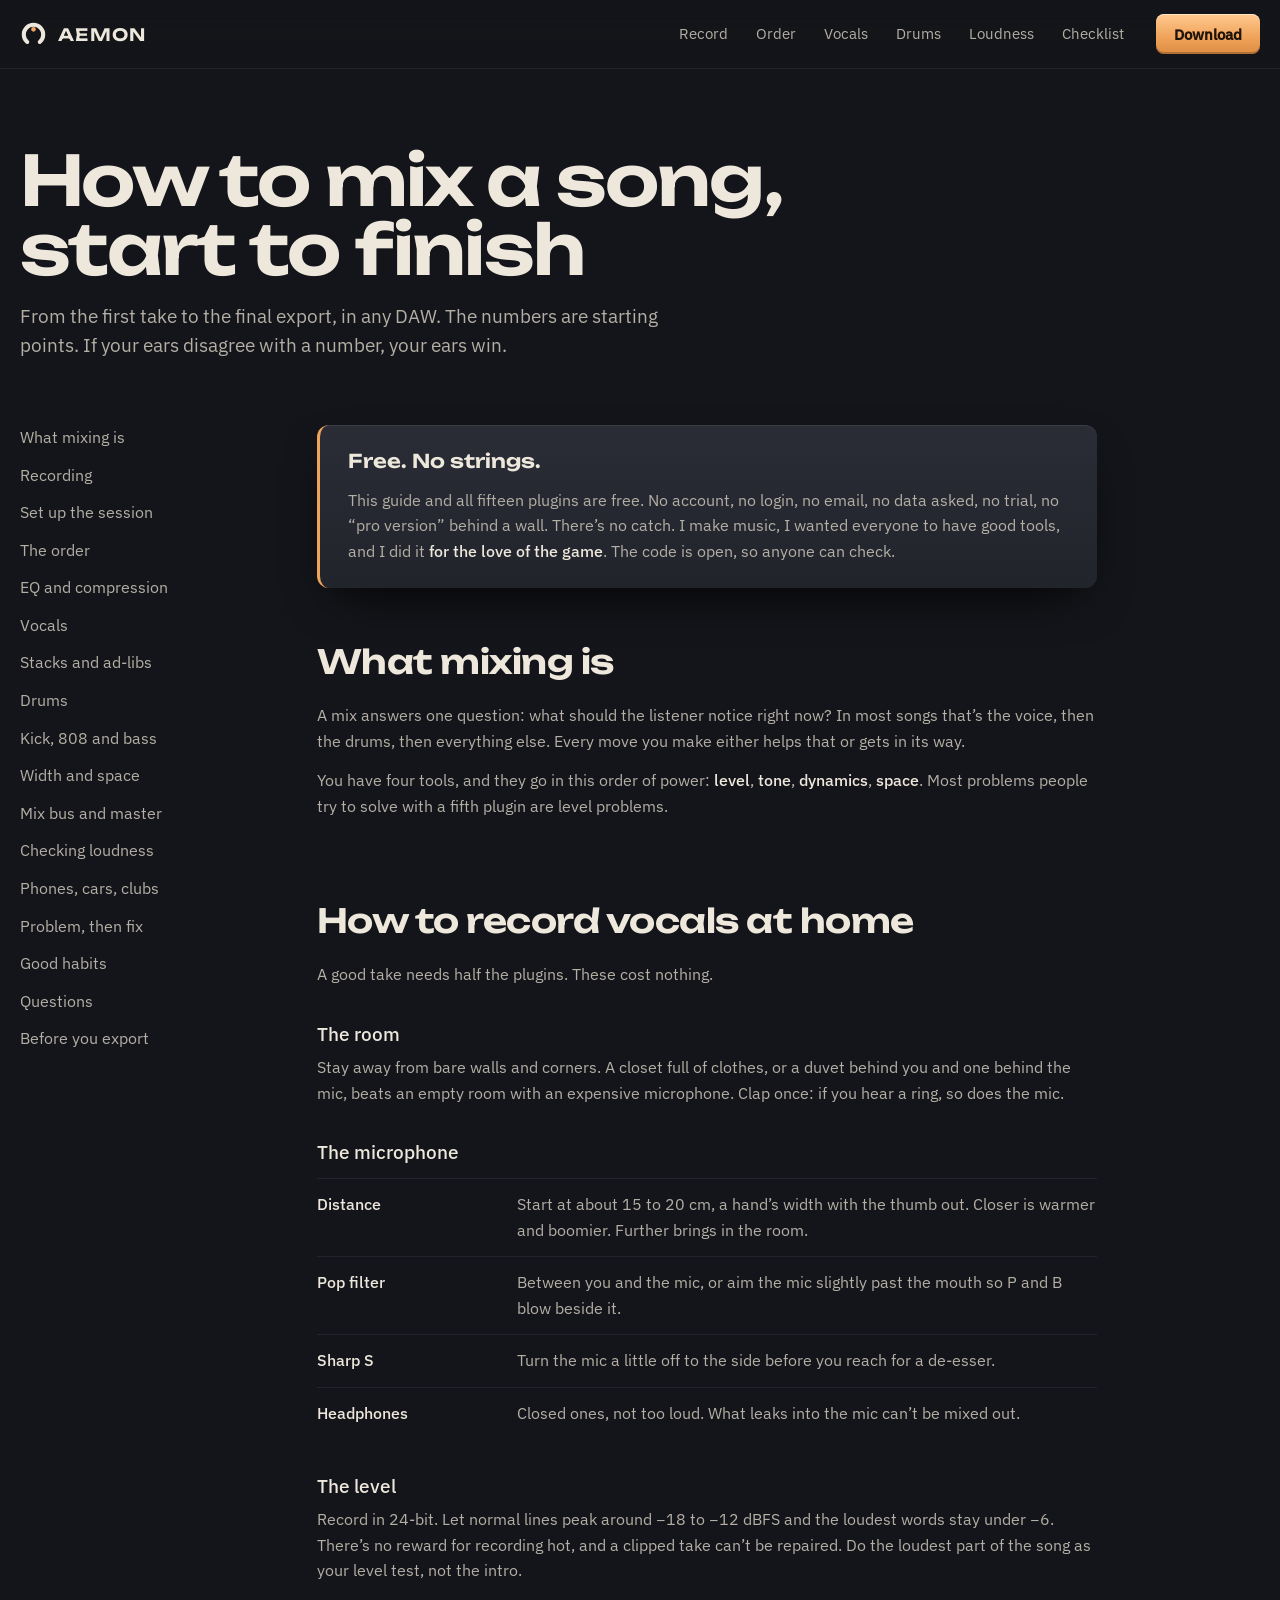
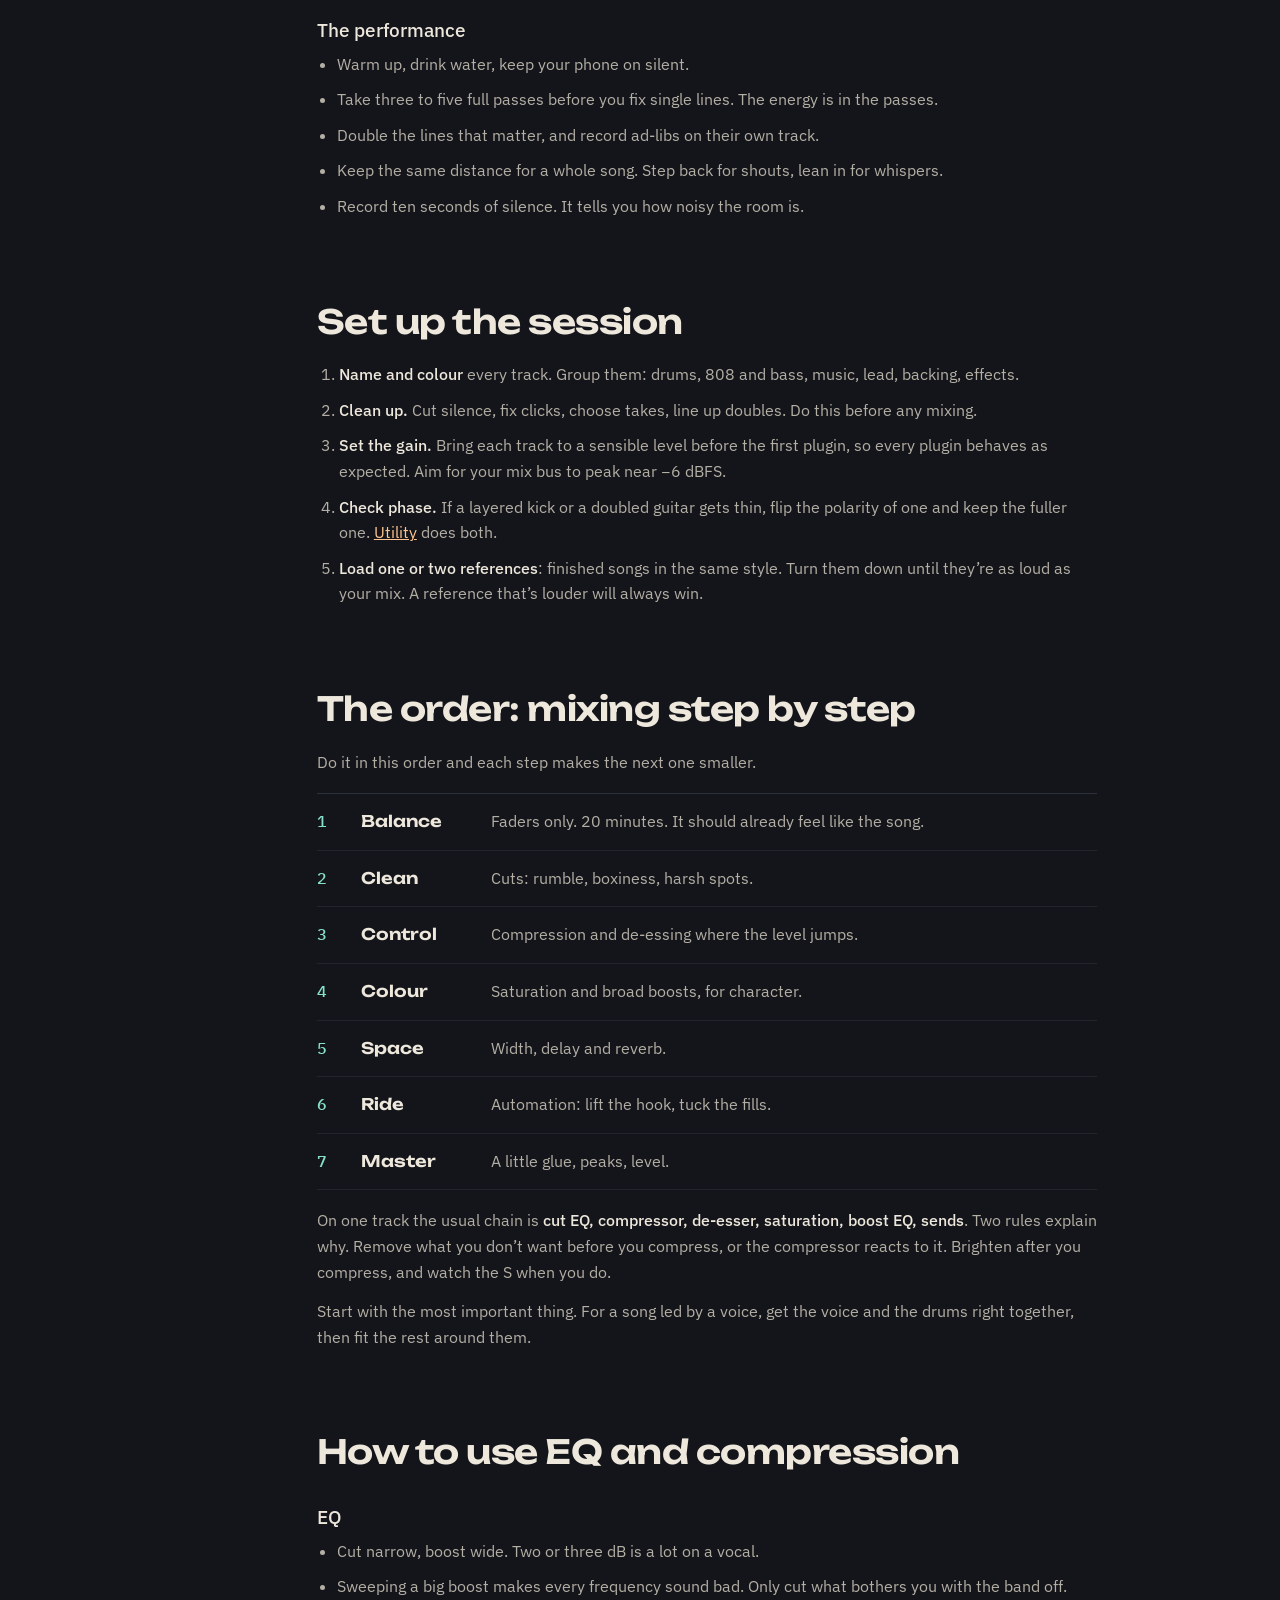
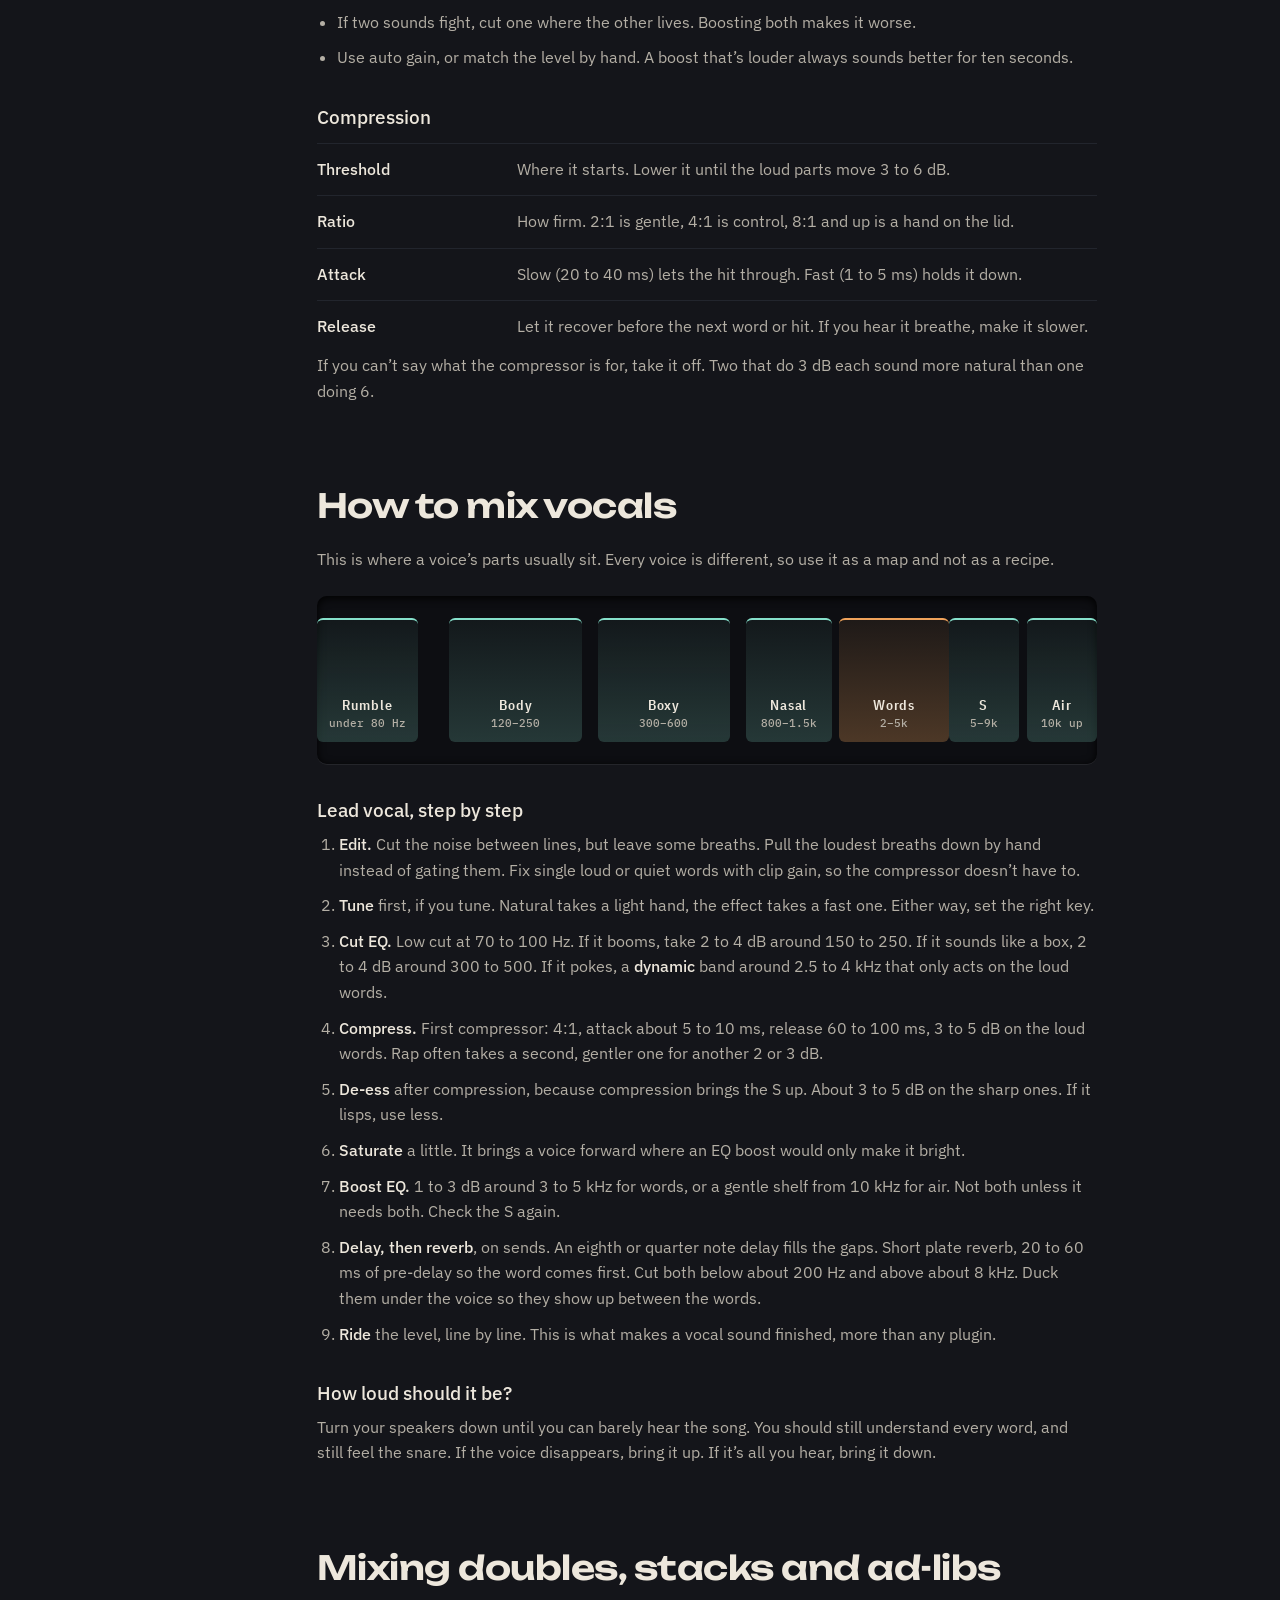
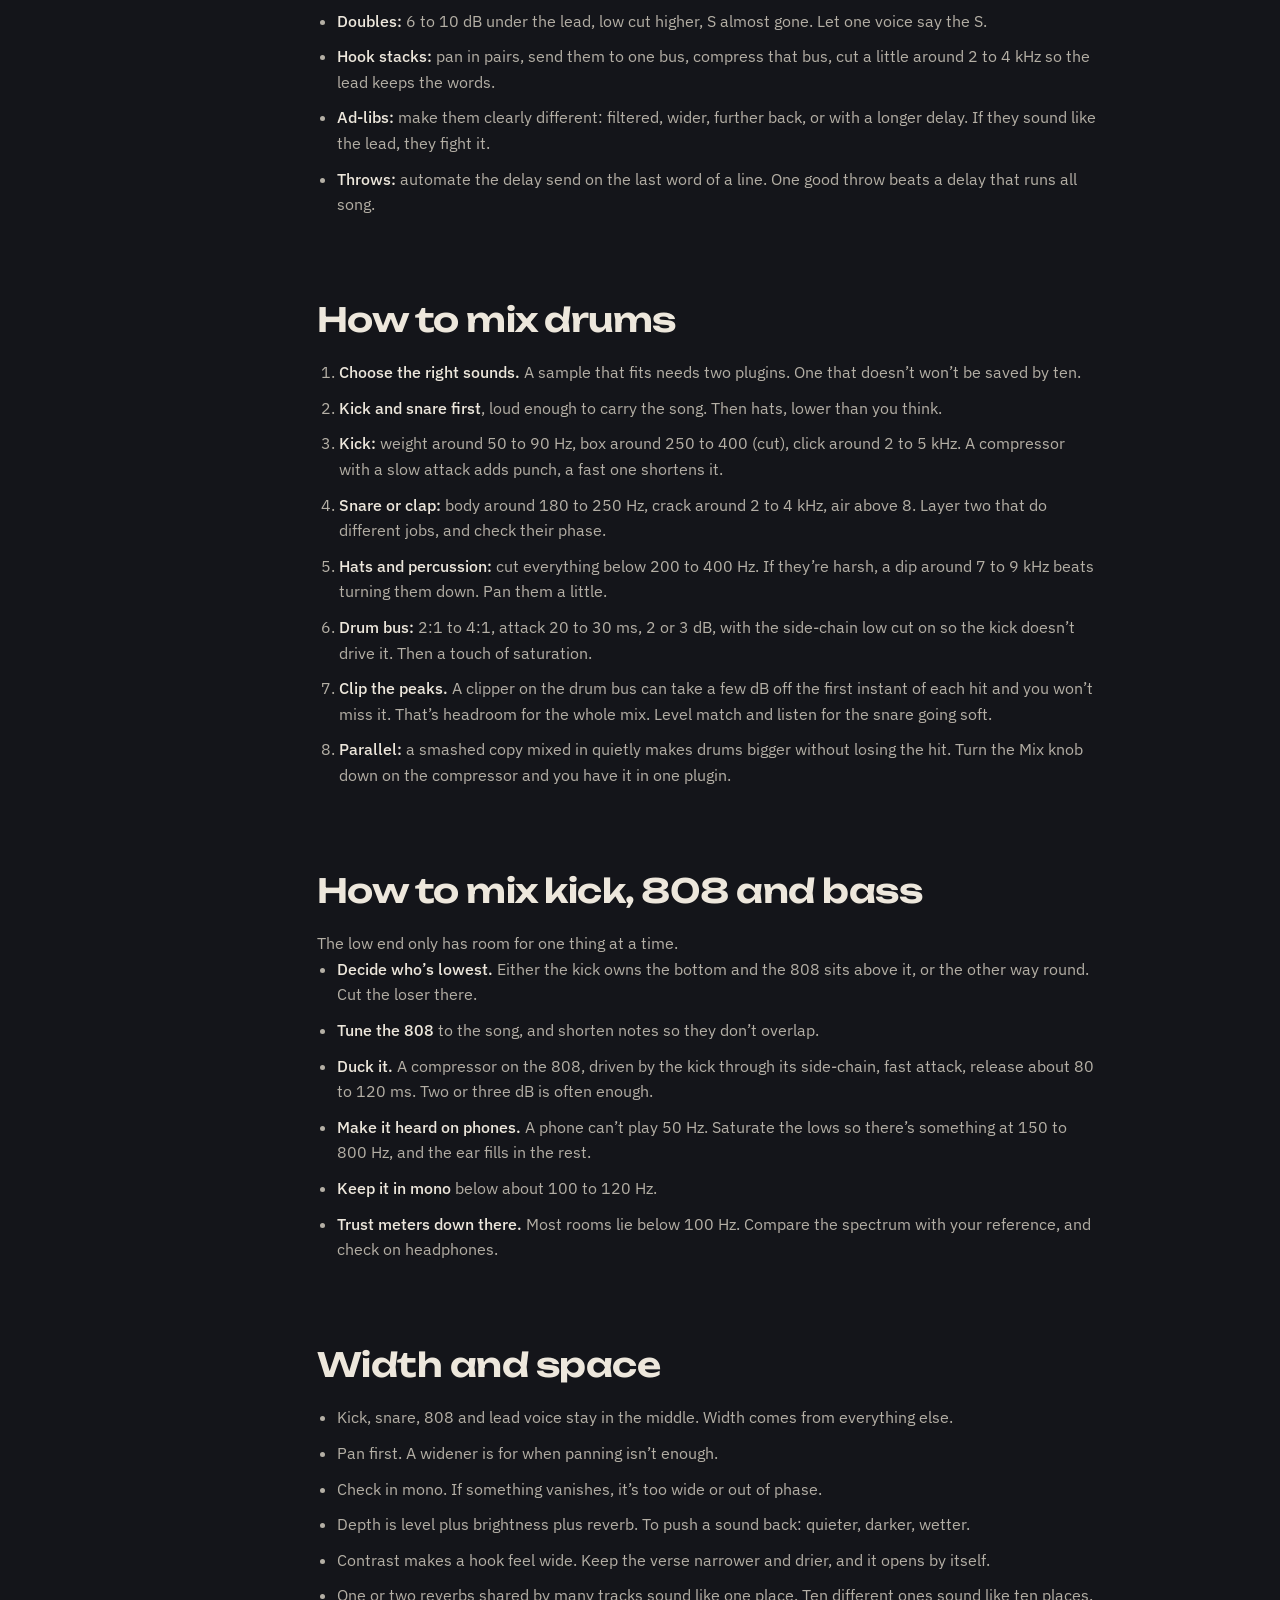
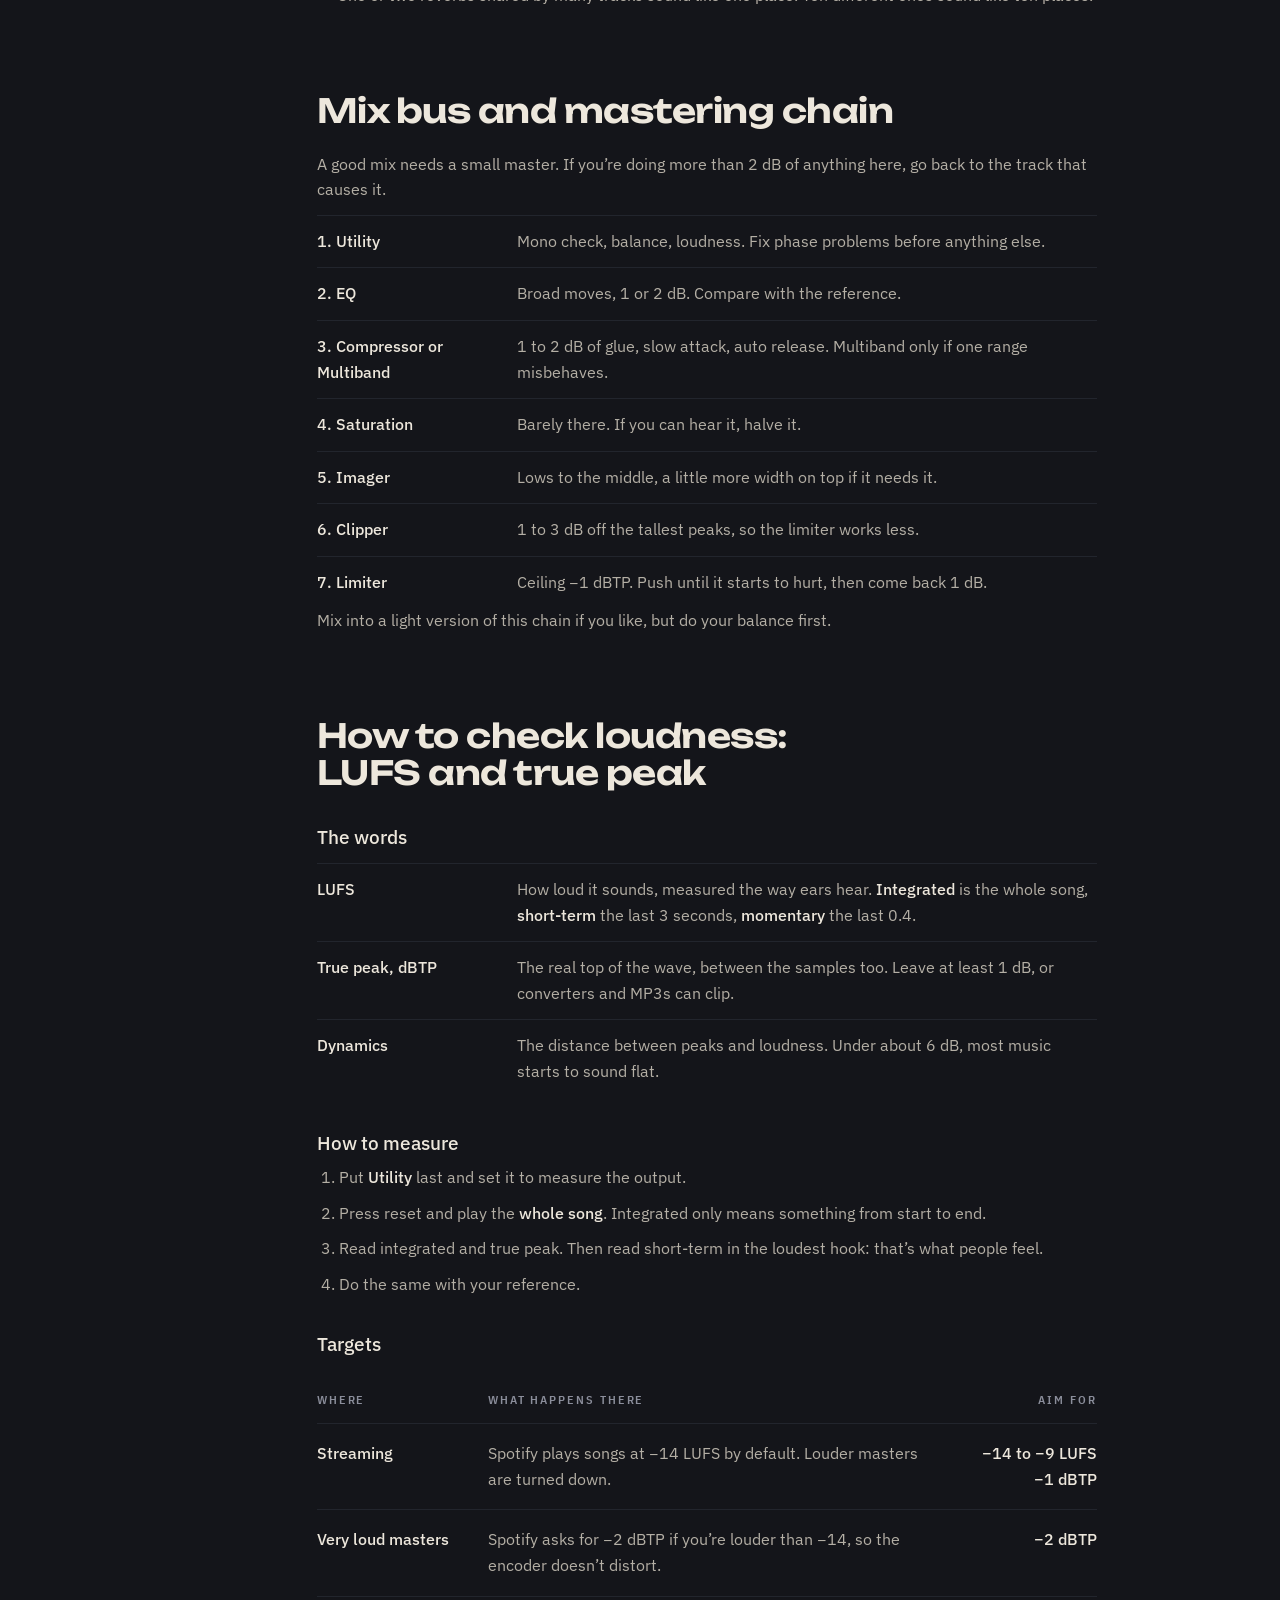
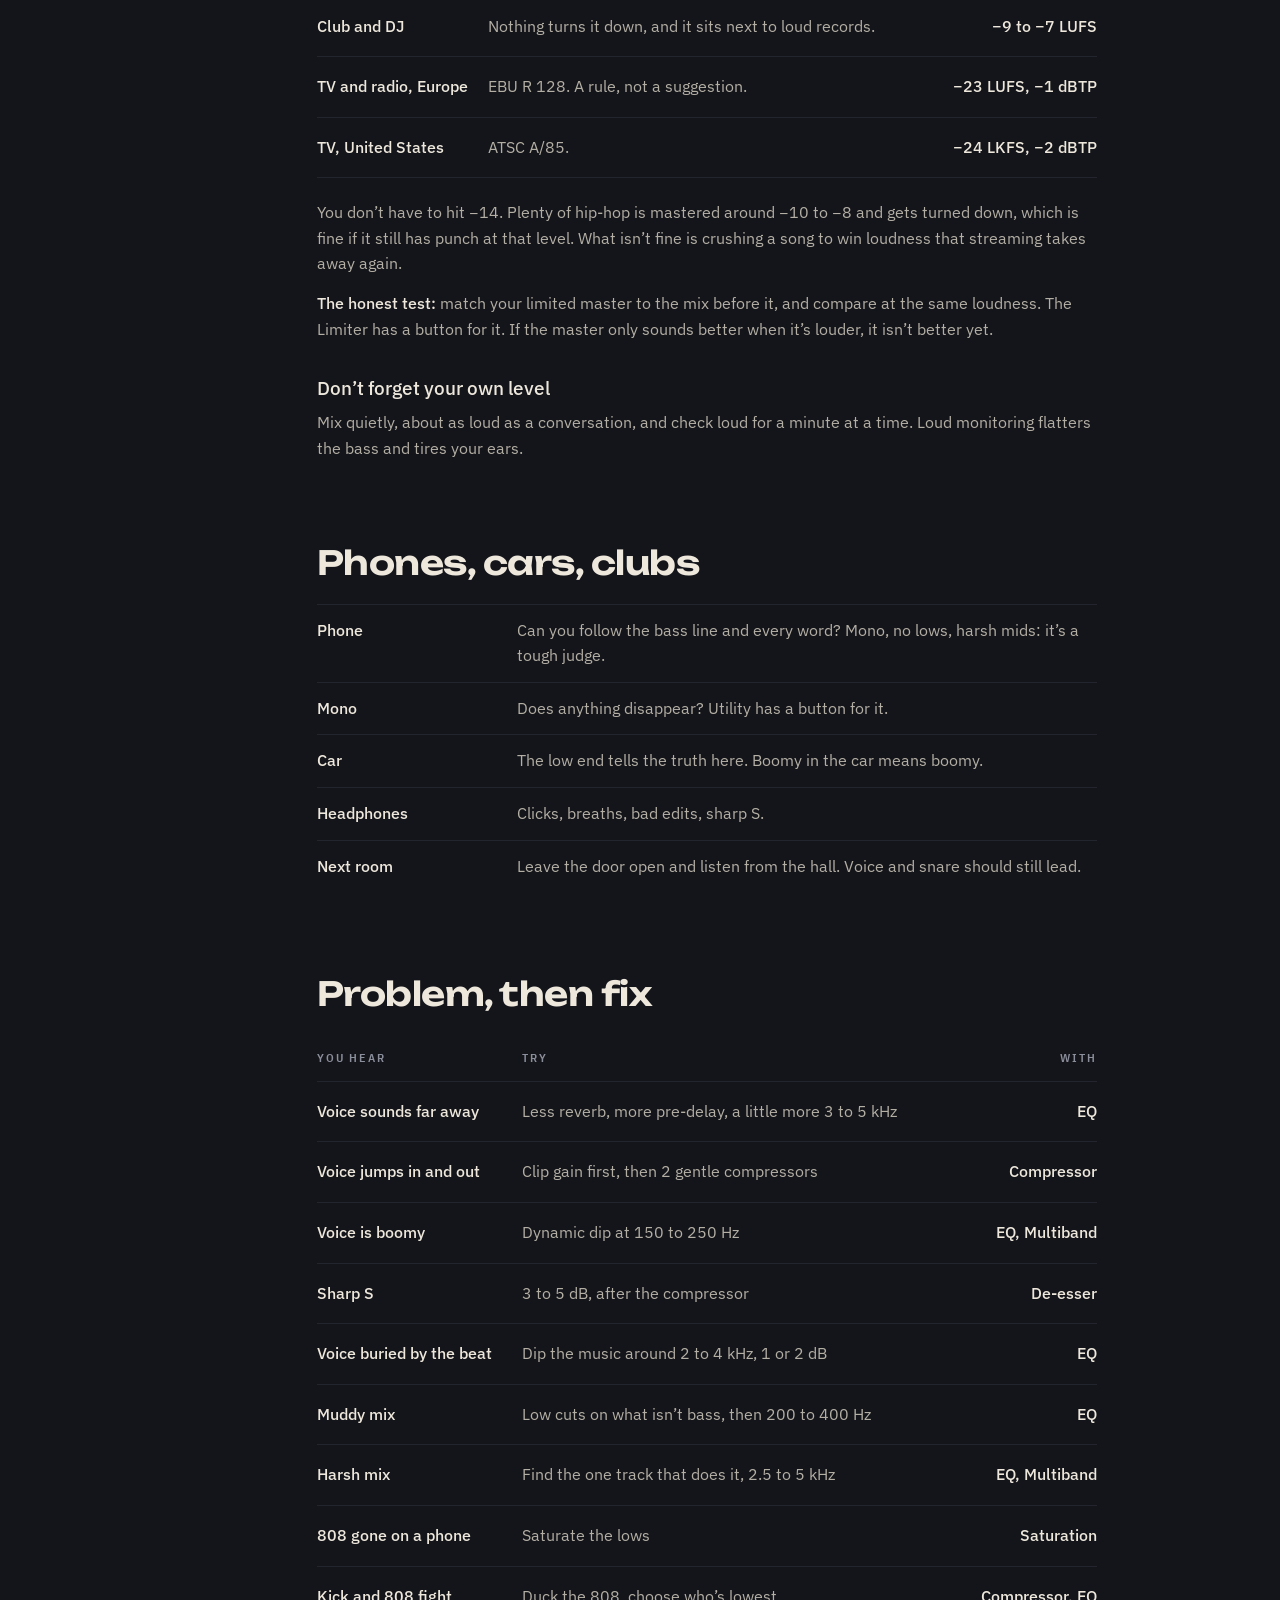
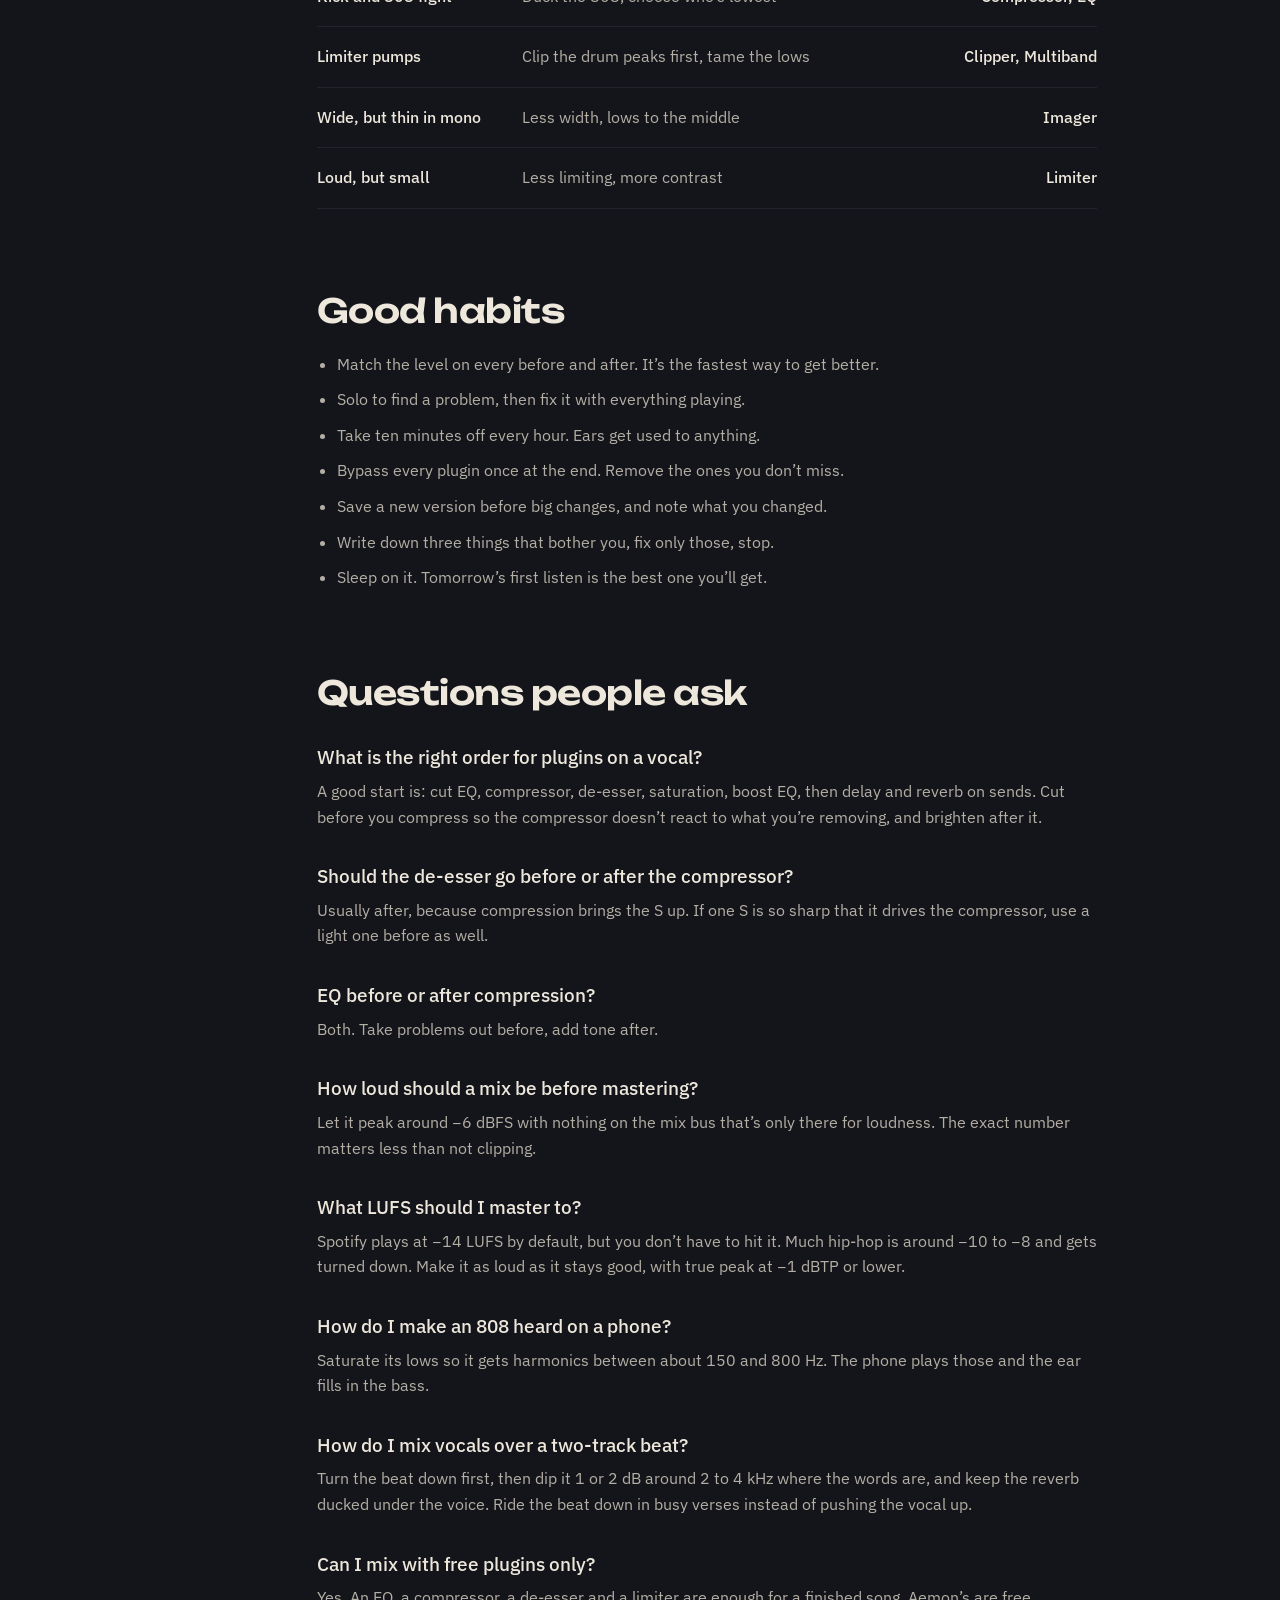
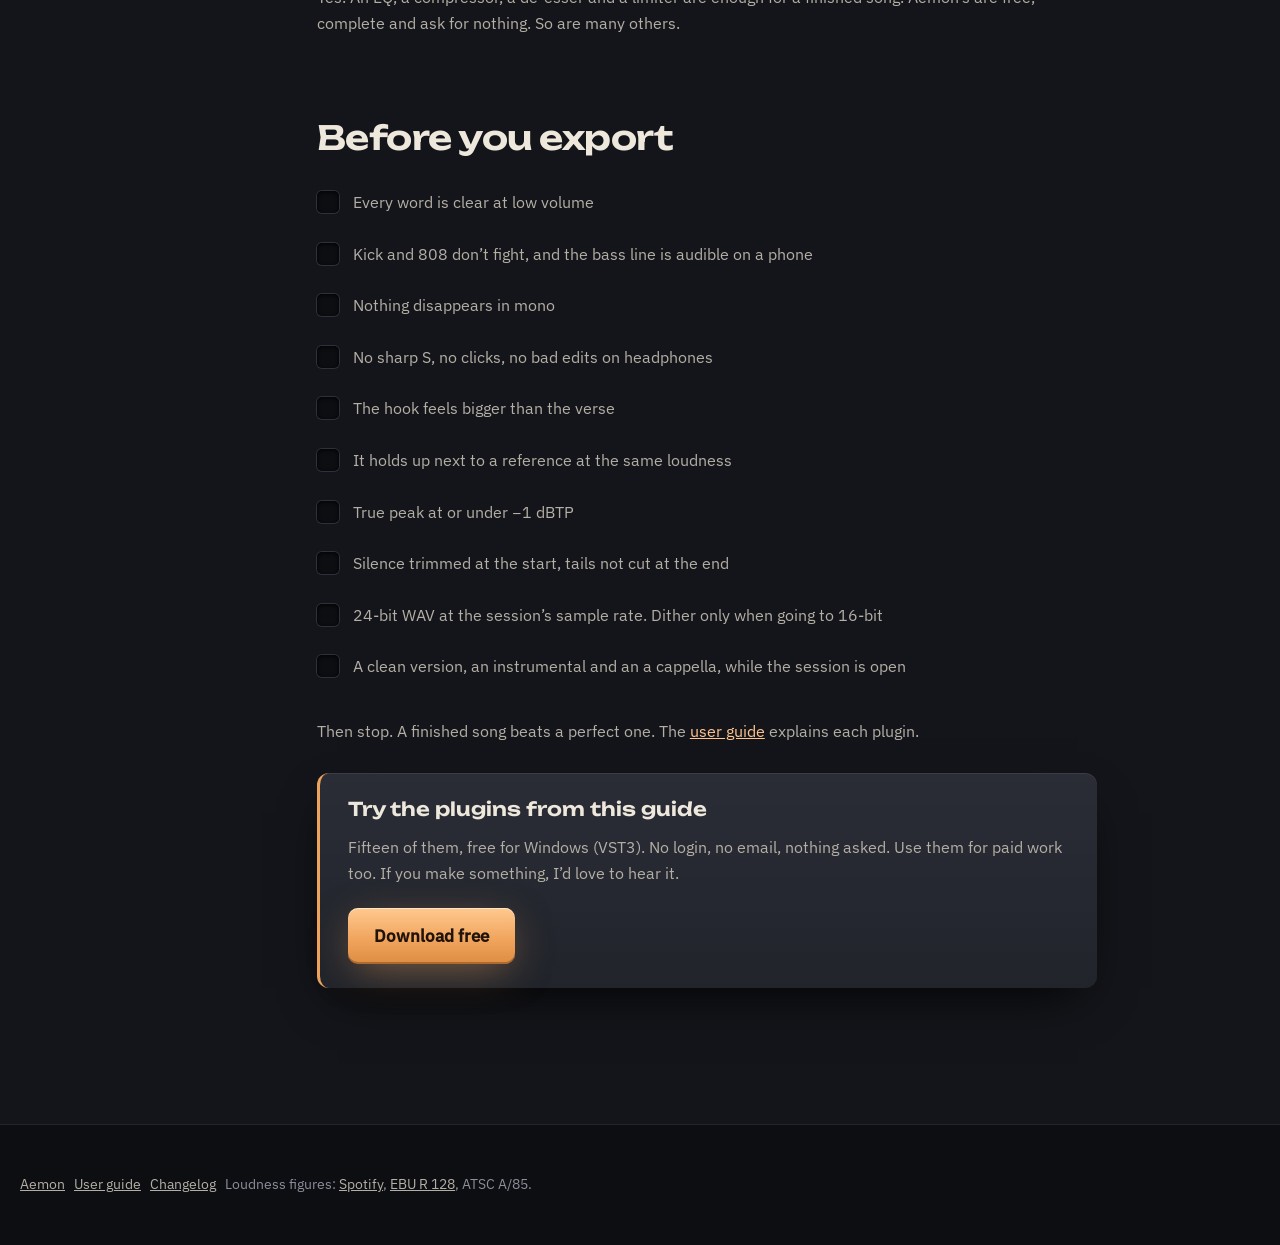
<file: mixing-guide.html>
<!doctype html>
<html lang="en">
<head>
<meta charset="utf-8">
<meta name="viewport" content="width=device-width, initial-scale=1, viewport-fit=cover">
<title>How to mix vocals, drums and 808s: free mixing guide | Aemon</title>
<meta name="description" content="How to mix vocals, drums and 808s step by step: recording, plugin order, EQ, compression, LUFS loudness and an export checklist. Free, no sign-up.">
<link rel="canonical" href="https://aemon-audio.github.io/mixing-guide.html">
<meta property="og:type" content="article">
<meta property="og:url" content="https://aemon-audio.github.io/mixing-guide.html">
<meta property="og:site_name" content="Aemon">
<meta property="og:title" content="How to mix a song, start to finish">
<meta property="og:description" content="Vocals, drums, 808s, loudness and a checklist. Free, no sign-up, for any DAW.">
<meta property="og:image" content="https://aemon-audio.github.io/assets/og.png">
<meta name="twitter:card" content="summary_large_image">
<meta name="theme-color" content="#14151a">
<link rel="icon" href="favicon.svg">
<link rel="stylesheet" href="site.css">
<script type="application/ld+json">{"@context":"https://schema.org","@type":"Article","headline":"How to mix a song, start to finish","description":"How to mix vocals, drums and 808s step by step: recording, plugin order, EQ, compression, LUFS loudness and an export checklist. Free, no sign-up.","url":"https://aemon-audio.github.io/mixing-guide.html","mainEntityOfPage":"https://aemon-audio.github.io/mixing-guide.html","image":"https://aemon-audio.github.io/assets/og.png","datePublished":"2026-11-25","dateModified":"2026-11-25","inLanguage":"en","isAccessibleForFree":true,"author":{"@type":"Organization","name":"Aemon","url":"https://aemon-audio.github.io/","sameAs":["https://github.com/aemon-audio","https://www.instagram.com/theaymene"]},"publisher":{"@type":"Organization","name":"Aemon","url":"https://aemon-audio.github.io/","sameAs":["https://github.com/aemon-audio","https://www.instagram.com/theaymene"]}}</script>
<script type="application/ld+json">{"@context":"https://schema.org","@type":"BreadcrumbList","itemListElement":[{"@type":"ListItem","position":1,"name":"Aemon","item":"https://aemon-audio.github.io/"},{"@type":"ListItem","position":2,"name":"Mixing guide","item":"https://aemon-audio.github.io/mixing-guide.html"}]}</script>
<script type="application/ld+json">{"@context":"https://schema.org","@type":"FAQPage","mainEntity":[{"@type":"Question","name":"What is the right order for plugins on a vocal?","acceptedAnswer":{"@type":"Answer","text":"A good start is: cut EQ, compressor, de-esser, saturation, boost EQ, then delay and reverb on sends. Cut before you compress so the compressor doesn’t react to what you’re removing, and brighten after it."}},{"@type":"Question","name":"Should the de-esser go before or after the compressor?","acceptedAnswer":{"@type":"Answer","text":"Usually after, because compression brings the S up. If one S is so sharp that it drives the compressor, use a light one before as well."}},{"@type":"Question","name":"EQ before or after compression?","acceptedAnswer":{"@type":"Answer","text":"Both. Take problems out before, add tone after."}},{"@type":"Question","name":"How loud should a mix be before mastering?","acceptedAnswer":{"@type":"Answer","text":"Let it peak around −6 dBFS with nothing on the mix bus that’s only there for loudness. The exact number matters less than not clipping."}},{"@type":"Question","name":"What LUFS should I master to?","acceptedAnswer":{"@type":"Answer","text":"Spotify plays at −14 LUFS by default, but you don’t have to hit it. Much hip-hop is around −10 to −8 and gets turned down. Make it as loud as it stays good, with true peak at −1 dBTP or lower."}},{"@type":"Question","name":"How do I make an 808 heard on a phone?","acceptedAnswer":{"@type":"Answer","text":"Saturate its lows so it gets harmonics between about 150 and 800 Hz. The phone plays those and the ear fills in the bass."}},{"@type":"Question","name":"How do I mix vocals over a two-track beat?","acceptedAnswer":{"@type":"Answer","text":"Turn the beat down first, then dip it 1 or 2 dB around 2 to 4 kHz where the words are, and keep the reverb ducked under the voice. Ride the beat down in busy verses instead of pushing the vocal up."}},{"@type":"Question","name":"Can I mix with free plugins only?","acceptedAnswer":{"@type":"Answer","text":"Yes. An EQ, a compressor, a de-esser and a limiter are enough for a finished song. Aemon’s are free, complete and ask for nothing. So are many others."}}]}</script>
</head>
<body>
<a class="skip" href="#main">Skip to content</a>
<svg width="0" height="0" style="position:absolute" aria-hidden="true"><symbol id="mark" viewBox="0 0 100 100"><path d="M26.9 77.6A36 36 0 1 1 73.1 77.6" fill="none" stroke="currentColor" stroke-width="15" stroke-linecap="round"/><circle cx="50" cy="31" r="8.5" fill="#f0a35b"/></symbol></svg>
<header class="nav"><div class="w"><a class="logo" href="index.html" aria-label="Aemon home"><svg><use href="#mark"/></svg>AEMON</a><nav aria-label="Mixing guide"><a href="#record">Record</a><a href="#order">Order</a><a href="#vocals">Vocals</a><a href="#drums">Drums</a><a href="#loudness">Loudness</a><a href="#check">Checklist</a></nav><a class="cta sm" href="index.html#download">Download</a></div></header>
<main id="main" class="w doc">
<div class="dochead"><h1>How to mix a song, start to finish</h1><p class="lede">From the first take to the final export, in any DAW. The numbers are starting points. If your ears disagree with a number, your ears win.</p></div>
<div class="docgrid">
<aside class="toc" aria-label="Contents"><ul><li><a href="#idea">What mixing is</a></li><li><a href="#record">Recording</a></li><li><a href="#setup">Set up the session</a></li><li><a href="#order">The order</a></li><li><a href="#eqcomp">EQ and compression</a></li><li><a href="#vocals">Vocals</a></li><li><a href="#stacks">Stacks and ad-libs</a></li><li><a href="#drums">Drums</a></li><li><a href="#low">Kick, 808 and bass</a></li><li><a href="#space">Width and space</a></li><li><a href="#bus">Mix bus and master</a></li><li><a href="#loudness">Checking loudness</a></li><li><a href="#translate">Phones, cars, clubs</a></li><li><a href="#fix">Problem, then fix</a></li><li><a href="#habits">Good habits</a></li><li><a href="#questions">Questions</a></li><li><a href="#check">Before you export</a></li></ul></aside>
<article>

<div class="free"><p class="ft">Free. No strings.</p><p>This guide and all fifteen plugins are free. No account, no login, no email, no data asked, no trial, no “pro version” behind a wall. There’s no catch. I make music, I wanted everyone to have good tools, and I did it <b>for the love of the game</b>. The code is open, so anyone can check.</p></div>
<h2 id="idea" style="margin-top:56px">What mixing is</h2>
<p>A mix answers one question: what should the listener notice right now? In most songs that’s the voice, then the drums, then everything else. Every move you make either helps that or gets in its way.</p>
<p>You have four tools, and they go in this order of power: <b>level</b>, <b>tone</b>, <b>dynamics</b>, <b>space</b>. Most problems people try to solve with a fifth plugin are level problems.</p>

<h2 id="record">How to record vocals at home</h2>
<p>A good take needs half the plugins. These cost nothing.</p>
<h3>The room</h3>
<p>Stay away from bare walls and corners. A closet full of clothes, or a duvet behind you and one behind the mic, beats an empty room with an expensive microphone. Clap once: if you hear a ring, so does the mic.</p>
<h3>The microphone</h3>
<dl class="opts"><dt>Distance</dt><dd>Start at about 15 to 20 cm, a hand’s width with the thumb out. Closer is warmer and boomier. Further brings in the room.</dd><dt>Pop filter</dt><dd>Between you and the mic, or aim the mic slightly past the mouth so P and B blow beside it.</dd><dt>Sharp S</dt><dd>Turn the mic a little off to the side before you reach for a de-esser.</dd><dt>Headphones</dt><dd>Closed ones, not too loud. What leaks into the mic can’t be mixed out.</dd></dl>
<h3>The level</h3>
<p>Record in 24-bit. Let normal lines peak around −18 to −12 dBFS and the loudest words stay under −6. There’s no reward for recording hot, and a clipped take can’t be repaired. Do the loudest part of the song as your level test, not the intro.</p>
<h3>The performance</h3>
<ul class="dots"><li>Warm up, drink water, keep your phone on silent.</li><li>Take three to five full passes before you fix single lines. The energy is in the passes.</li><li>Double the lines that matter, and record ad-libs on their own track.</li><li>Keep the same distance for a whole song. Step back for shouts, lean in for whispers.</li><li>Record ten seconds of silence. It tells you how noisy the room is.</li></ul>

<h2 id="setup">Set up the session</h2>
<ol><li><b>Name and colour</b> every track. Group them: drums, 808 and bass, music, lead, backing, effects.</li><li><b>Clean up.</b> Cut silence, fix clicks, choose takes, line up doubles. Do this before any mixing.</li><li><b>Set the gain.</b> Bring each track to a sensible level before the first plugin, so every plugin behaves as expected. Aim for your mix bus to peak near −6 dBFS.</li><li><b>Check phase.</b> If a layered kick or a doubled guitar gets thin, flip the polarity of one and keep the fuller one. <a href="guide.html#utility">Utility</a> does both.</li><li><b>Load one or two references</b>: finished songs in the same style. Turn them down until they’re as loud as your mix. A reference that’s louder will always win.</li></ol>

<h2 id="order">The order: mixing step by step</h2>
<p>Do it in this order and each step makes the next one smaller.</p>
<ol class="flow"><li><b>Balance</b><span>Faders only. 20 minutes. It should already feel like the song.</span></li><li><b>Clean</b><span>Cuts: rumble, boxiness, harsh spots.</span></li><li><b>Control</b><span>Compression and de-essing where the level jumps.</span></li><li><b>Colour</b><span>Saturation and broad boosts, for character.</span></li><li><b>Space</b><span>Width, delay and reverb.</span></li><li><b>Ride</b><span>Automation: lift the hook, tuck the fills.</span></li><li><b>Master</b><span>A little glue, peaks, level.</span></li></ol>
<p>On one track the usual chain is <b>cut EQ, compressor, de-esser, saturation, boost EQ, sends</b>. Two rules explain why. Remove what you don’t want before you compress, or the compressor reacts to it. Brighten after you compress, and watch the S when you do.</p>
<p>Start with the most important thing. For a song led by a voice, get the voice and the drums right together, then fit the rest around them.</p>

<h2 id="eqcomp">How to use EQ and compression</h2>
<h3>EQ</h3>
<ul class="dots"><li>Cut narrow, boost wide. Two or three dB is a lot on a vocal.</li><li>Sweeping a big boost makes every frequency sound bad. Only cut what bothers you with the band off.</li><li>If two sounds fight, cut one where the other lives. Boosting both makes it worse.</li><li>Use auto gain, or match the level by hand. A boost that’s louder always sounds better for ten seconds.</li></ul>
<h3>Compression</h3>
<dl class="opts"><dt>Threshold</dt><dd>Where it starts. Lower it until the loud parts move 3 to 6 dB.</dd><dt>Ratio</dt><dd>How firm. 2:1 is gentle, 4:1 is control, 8:1 and up is a hand on the lid.</dd><dt>Attack</dt><dd>Slow (20 to 40 ms) lets the hit through. Fast (1 to 5 ms) holds it down.</dd><dt>Release</dt><dd>Let it recover before the next word or hit. If you hear it breathe, make it slower.</dd></dl>
<p>If you can’t say what the compressor is for, take it off. Two that do 3 dB each sound more natural than one doing 6.</p>

<h2 id="vocals">How to mix vocals</h2>
<p>This is where a voice’s parts usually sit. Every voice is different, so use it as a map and not as a recipe.</p>
<div class="vmap" role="img" aria-label="Map of a voice: rumble below 80 hertz, body 120 to 250, boxy 300 to 600, nasal 800 to 1500, words 2000 to 5000, S 5000 to 9000, air above 10000">
<div style="--a:0;--b:13"><i>Rumble</i><span>under 80 Hz</span></div><div style="--a:17;--b:34"><i>Body</i><span>120–250</span></div><div style="--a:36;--b:53"><i>Boxy</i><span>300–600</span></div><div style="--a:55;--b:66"><i>Nasal</i><span>800–1.5k</span></div><div class="k" style="--a:67;--b:81"><i>Words</i><span>2–5k</span></div><div style="--a:81;--b:90"><i>S</i><span>5–9k</span></div><div style="--a:91;--b:100"><i>Air</i><span>10k up</span></div>
</div>
<h3>Lead vocal, step by step</h3>
<ol>
<li><b>Edit.</b> Cut the noise between lines, but leave some breaths. Pull the loudest breaths down by hand instead of gating them. Fix single loud or quiet words with clip gain, so the compressor doesn’t have to.</li>
<li><b>Tune</b> first, if you tune. Natural takes a light hand, the effect takes a fast one. Either way, set the right key.</li>
<li><b>Cut EQ.</b> Low cut at 70 to 100 Hz. If it booms, take 2 to 4 dB around 150 to 250. If it sounds like a box, 2 to 4 dB around 300 to 500. If it pokes, a <b>dynamic</b> band around 2.5 to 4 kHz that only acts on the loud words.</li>
<li><b>Compress.</b> First compressor: 4:1, attack about 5 to 10 ms, release 60 to 100 ms, 3 to 5 dB on the loud words. Rap often takes a second, gentler one for another 2 or 3 dB.</li>
<li><b>De-ess</b> after compression, because compression brings the S up. About 3 to 5 dB on the sharp ones. If it lisps, use less.</li>
<li><b>Saturate</b> a little. It brings a voice forward where an EQ boost would only make it bright.</li>
<li><b>Boost EQ.</b> 1 to 3 dB around 3 to 5 kHz for words, or a gentle shelf from 10 kHz for air. Not both unless it needs both. Check the S again.</li>
<li><b>Delay, then reverb</b>, on sends. An eighth or quarter note delay fills the gaps. Short plate reverb, 20 to 60 ms of pre-delay so the word comes first. Cut both below about 200 Hz and above about 8 kHz. Duck them under the voice so they show up between the words.</li>
<li><b>Ride</b> the level, line by line. This is what makes a vocal sound finished, more than any plugin.</li>
</ol>
<h3>How loud should it be?</h3>
<p>Turn your speakers down until you can barely hear the song. You should still understand every word, and still feel the snare. If the voice disappears, bring it up. If it’s all you hear, bring it down.</p>

<h2 id="stacks">Mixing doubles, stacks and ad-libs</h2>
<ul class="dots"><li><b>Doubles:</b> 6 to 10 dB under the lead, low cut higher, S almost gone. Let one voice say the S.</li><li><b>Hook stacks:</b> pan in pairs, send them to one bus, compress that bus, cut a little around 2 to 4 kHz so the lead keeps the words.</li><li><b>Ad-libs:</b> make them clearly different: filtered, wider, further back, or with a longer delay. If they sound like the lead, they fight it.</li><li><b>Throws:</b> automate the delay send on the last word of a line. One good throw beats a delay that runs all song.</li></ul>

<h2 id="drums">How to mix drums</h2>
<ol><li><b>Choose the right sounds.</b> A sample that fits needs two plugins. One that doesn’t won’t be saved by ten.</li><li><b>Kick and snare first</b>, loud enough to carry the song. Then hats, lower than you think.</li><li><b>Kick:</b> weight around 50 to 90 Hz, box around 250 to 400 (cut), click around 2 to 5 kHz. A compressor with a slow attack adds punch, a fast one shortens it.</li><li><b>Snare or clap:</b> body around 180 to 250 Hz, crack around 2 to 4 kHz, air above 8. Layer two that do different jobs, and check their phase.</li><li><b>Hats and percussion:</b> cut everything below 200 to 400 Hz. If they’re harsh, a dip around 7 to 9 kHz beats turning them down. Pan them a little.</li><li><b>Drum bus:</b> 2:1 to 4:1, attack 20 to 30 ms, 2 or 3 dB, with the side-chain low cut on so the kick doesn’t drive it. Then a touch of saturation.</li><li><b>Clip the peaks.</b> A clipper on the drum bus can take a few dB off the first instant of each hit and you won’t miss it. That’s headroom for the whole mix. Level match and listen for the snare going soft.</li><li><b>Parallel:</b> a smashed copy mixed in quietly makes drums bigger without losing the hit. Turn the Mix knob down on the compressor and you have it in one plugin.</li></ol>

<h2 id="low">How to mix kick, 808 and bass</h2>
<p>The low end only has room for one thing at a time.</p>
<ul class="dots"><li><b>Decide who’s lowest.</b> Either the kick owns the bottom and the 808 sits above it, or the other way round. Cut the loser there.</li><li><b>Tune the 808</b> to the song, and shorten notes so they don’t overlap.</li><li><b>Duck it.</b> A compressor on the 808, driven by the kick through its side-chain, fast attack, release about 80 to 120 ms. Two or three dB is often enough.</li><li><b>Make it heard on phones.</b> A phone can’t play 50 Hz. Saturate the lows so there’s something at 150 to 800 Hz, and the ear fills in the rest.</li><li><b>Keep it in mono</b> below about 100 to 120 Hz.</li><li><b>Trust meters down there.</b> Most rooms lie below 100 Hz. Compare the spectrum with your reference, and check on headphones.</li></ul>

<h2 id="space">Width and space</h2>
<ul class="dots"><li>Kick, snare, 808 and lead voice stay in the middle. Width comes from everything else.</li><li>Pan first. A widener is for when panning isn’t enough.</li><li>Check in mono. If something vanishes, it’s too wide or out of phase.</li><li>Depth is level plus brightness plus reverb. To push a sound back: quieter, darker, wetter.</li><li>Contrast makes a hook feel wide. Keep the verse narrower and drier, and it opens by itself.</li><li>One or two reverbs shared by many tracks sound like one place. Ten different ones sound like ten places.</li></ul>

<h2 id="bus">Mix bus and mastering chain</h2>
<p>A good mix needs a small master. If you’re doing more than 2 dB of anything here, go back to the track that causes it.</p>
<dl class="opts"><dt>1. Utility</dt><dd>Mono check, balance, loudness. Fix phase problems before anything else.</dd><dt>2. EQ</dt><dd>Broad moves, 1 or 2 dB. Compare with the reference.</dd><dt>3. Compressor or Multiband</dt><dd>1 to 2 dB of glue, slow attack, auto release. Multiband only if one range misbehaves.</dd><dt>4. Saturation</dt><dd>Barely there. If you can hear it, halve it.</dd><dt>5. Imager</dt><dd>Lows to the middle, a little more width on top if it needs it.</dd><dt>6. Clipper</dt><dd>1 to 3 dB off the tallest peaks, so the limiter works less.</dd><dt>7. Limiter</dt><dd>Ceiling −1 dBTP. Push until it starts to hurt, then come back 1 dB.</dd></dl>
<p>Mix into a light version of this chain if you like, but do your balance first.</p>

<h2 id="loudness">How to check loudness: LUFS and true peak</h2>
<h3>The words</h3>
<dl class="opts"><dt>LUFS</dt><dd>How loud it sounds, measured the way ears hear. <b>Integrated</b> is the whole song, <b>short-term</b> the last 3 seconds, <b>momentary</b> the last 0.4.</dd><dt>True peak, dBTP</dt><dd>The real top of the wave, between the samples too. Leave at least 1 dB, or converters and MP3s can clip.</dd><dt>Dynamics</dt><dd>The distance between peaks and loudness. Under about 6 dB, most music starts to sound flat.</dd></dl>
<h3>How to measure</h3>
<ol><li>Put <b>Utility</b> last and set it to measure the output.</li><li>Press reset and play the <b>whole song</b>. Integrated only means something from start to end.</li><li>Read integrated and true peak. Then read short-term in the loudest hook: that’s what people feel.</li><li>Do the same with your reference.</li></ol>
<h3>Targets</h3>
<div class="tbl"><table><thead><tr><th>Where</th><th>What happens there</th><th>Aim for</th></tr></thead><tbody>
<tr><td>Streaming</td><td>Spotify plays songs at −14 LUFS by default. Louder masters are turned down.</td><td>−14 to −9 LUFS<br>−1 dBTP</td></tr>
<tr><td>Very loud masters</td><td>Spotify asks for −2 dBTP if you’re louder than −14, so the encoder doesn’t distort.</td><td>−2 dBTP</td></tr>
<tr><td>Club and DJ</td><td>Nothing turns it down, and it sits next to loud records.</td><td>−9 to −7 LUFS</td></tr>
<tr><td>TV and radio, Europe</td><td>EBU R 128. A rule, not a suggestion.</td><td>−23 LUFS, −1 dBTP</td></tr>
<tr><td>TV, United States</td><td>ATSC A/85.</td><td>−24 LKFS, −2 dBTP</td></tr>
</tbody></table></div>
<p>You don’t have to hit −14. Plenty of hip-hop is mastered around −10 to −8 and gets turned down, which is fine if it still has punch at that level. What isn’t fine is crushing a song to win loudness that streaming takes away again.</p>
<p><b>The honest test:</b> match your limited master to the mix before it, and compare at the same loudness. The Limiter has a button for it. If the master only sounds better when it’s louder, it isn’t better yet.</p>
<h3>Don’t forget your own level</h3>
<p>Mix quietly, about as loud as a conversation, and check loud for a minute at a time. Loud monitoring flatters the bass and tires your ears.</p>

<h2 id="translate">Phones, cars, clubs</h2>
<dl class="opts"><dt>Phone</dt><dd>Can you follow the bass line and every word? Mono, no lows, harsh mids: it’s a tough judge.</dd><dt>Mono</dt><dd>Does anything disappear? Utility has a button for it.</dd><dt>Car</dt><dd>The low end tells the truth here. Boomy in the car means boomy.</dd><dt>Headphones</dt><dd>Clicks, breaths, bad edits, sharp S.</dd><dt>Next room</dt><dd>Leave the door open and listen from the hall. Voice and snare should still lead.</dd></dl>

<h2 id="fix">Problem, then fix</h2>
<div class="tbl"><table><thead><tr><th>You hear</th><th>Try</th><th>With</th></tr></thead><tbody>
<tr><td>Voice sounds far away</td><td>Less reverb, more pre-delay, a little more 3 to 5 kHz</td><td>EQ</td></tr>
<tr><td>Voice jumps in and out</td><td>Clip gain first, then 2 gentle compressors</td><td>Compressor</td></tr>
<tr><td>Voice is boomy</td><td>Dynamic dip at 150 to 250 Hz</td><td>EQ, Multiband</td></tr>
<tr><td>Sharp S</td><td>3 to 5 dB, after the compressor</td><td>De-esser</td></tr>
<tr><td>Voice buried by the beat</td><td>Dip the music around 2 to 4 kHz, 1 or 2 dB</td><td>EQ</td></tr>
<tr><td>Muddy mix</td><td>Low cuts on what isn’t bass, then 200 to 400 Hz</td><td>EQ</td></tr>
<tr><td>Harsh mix</td><td>Find the one track that does it, 2.5 to 5 kHz</td><td>EQ, Multiband</td></tr>
<tr><td>808 gone on a phone</td><td>Saturate the lows</td><td>Saturation</td></tr>
<tr><td>Kick and 808 fight</td><td>Duck the 808, choose who’s lowest</td><td>Compressor, EQ</td></tr>
<tr><td>Limiter pumps</td><td>Clip the drum peaks first, tame the lows</td><td>Clipper, Multiband</td></tr>
<tr><td>Wide, but thin in mono</td><td>Less width, lows to the middle</td><td>Imager</td></tr>
<tr><td>Loud, but small</td><td>Less limiting, more contrast</td><td>Limiter</td></tr>
</tbody></table></div>

<h2 id="habits">Good habits</h2>
<ul class="dots"><li>Match the level on every before and after. It’s the fastest way to get better.</li><li>Solo to find a problem, then fix it with everything playing.</li><li>Take ten minutes off every hour. Ears get used to anything.</li><li>Bypass every plugin once at the end. Remove the ones you don’t miss.</li><li>Save a new version before big changes, and note what you changed.</li><li>Write down three things that bother you, fix only those, stop.</li><li>Sleep on it. Tomorrow’s first listen is the best one you’ll get.</li></ul>

<h2 id="questions">Questions people ask</h2>
<h3>What is the right order for plugins on a vocal?</h3>
<p>A good start is: cut EQ, compressor, de-esser, saturation, boost EQ, then delay and reverb on sends. Cut before you compress so the compressor doesn’t react to what you’re removing, and brighten after it.</p>
<h3>Should the de-esser go before or after the compressor?</h3>
<p>Usually after, because compression brings the S up. If one S is so sharp that it drives the compressor, use a light one before as well.</p>
<h3>EQ before or after compression?</h3>
<p>Both. Take problems out before, add tone after.</p>
<h3>How loud should a mix be before mastering?</h3>
<p>Let it peak around −6 dBFS with nothing on the mix bus that’s only there for loudness. The exact number matters less than not clipping.</p>
<h3>What LUFS should I master to?</h3>
<p>Spotify plays at −14 LUFS by default, but you don’t have to hit it. Much hip-hop is around −10 to −8 and gets turned down. Make it as loud as it stays good, with true peak at −1 dBTP or lower.</p>
<h3>How do I make an 808 heard on a phone?</h3>
<p>Saturate its lows so it gets harmonics between about 150 and 800 Hz. The phone plays those and the ear fills in the bass.</p>
<h3>How do I mix vocals over a two-track beat?</h3>
<p>Turn the beat down first, then dip it 1 or 2 dB around 2 to 4 kHz where the words are, and keep the reverb ducked under the voice. Ride the beat down in busy verses instead of pushing the vocal up.</p>
<h3>Can I mix with free plugins only?</h3>
<p>Yes. An EQ, a compressor, a de-esser and a limiter are enough for a finished song. Aemon’s are free, complete and ask for nothing. So are many others.</p>

<h2 id="check">Before you export</h2>
<ul class="ticks">
<li><label><input type="checkbox"><span>Every word is clear at low volume</span></label></li>
<li><label><input type="checkbox"><span>Kick and 808 don’t fight, and the bass line is audible on a phone</span></label></li>
<li><label><input type="checkbox"><span>Nothing disappears in mono</span></label></li>
<li><label><input type="checkbox"><span>No sharp S, no clicks, no bad edits on headphones</span></label></li>
<li><label><input type="checkbox"><span>The hook feels bigger than the verse</span></label></li>
<li><label><input type="checkbox"><span>It holds up next to a reference at the same loudness</span></label></li>
<li><label><input type="checkbox"><span>True peak at or under −1 dBTP</span></label></li>
<li><label><input type="checkbox"><span>Silence trimmed at the start, tails not cut at the end</span></label></li>
<li><label><input type="checkbox"><span>24-bit WAV at the session’s sample rate. Dither only when going to 16-bit</span></label></li>
<li><label><input type="checkbox"><span>A clean version, an instrumental and an a cappella, while the session is open</span></label></li>
</ul>
<p>Then stop. A finished song beats a perfect one. The <a href="guide.html">user guide</a> explains each plugin.</p>
<div class="free"><p class="ft">Try the plugins from this guide</p><p>Fifteen of them, free for Windows (VST3). No login, no email, nothing asked. Use them for paid work too. If you make something, I’d love to hear it.</p><p><a class="cta" href="index.html#download">Download free</a></p></div>
</article></div>
</main>
<footer><div class="w"><p class="legal" style="margin:0;border:0;padding:0"><a href="index.html">Aemon</a> &nbsp; <a href="guide.html">User guide</a> &nbsp; <a href="changelog.html">Changelog</a> &nbsp; Loudness figures: <a href="https://support.spotify.com/artists/article/loudness-normalization/">Spotify</a>, <a href="https://tech.ebu.ch/docs/r/r128.pdf">EBU R 128</a>, ATSC A/85.</p></div></footer>
</body>
</html>
</file>
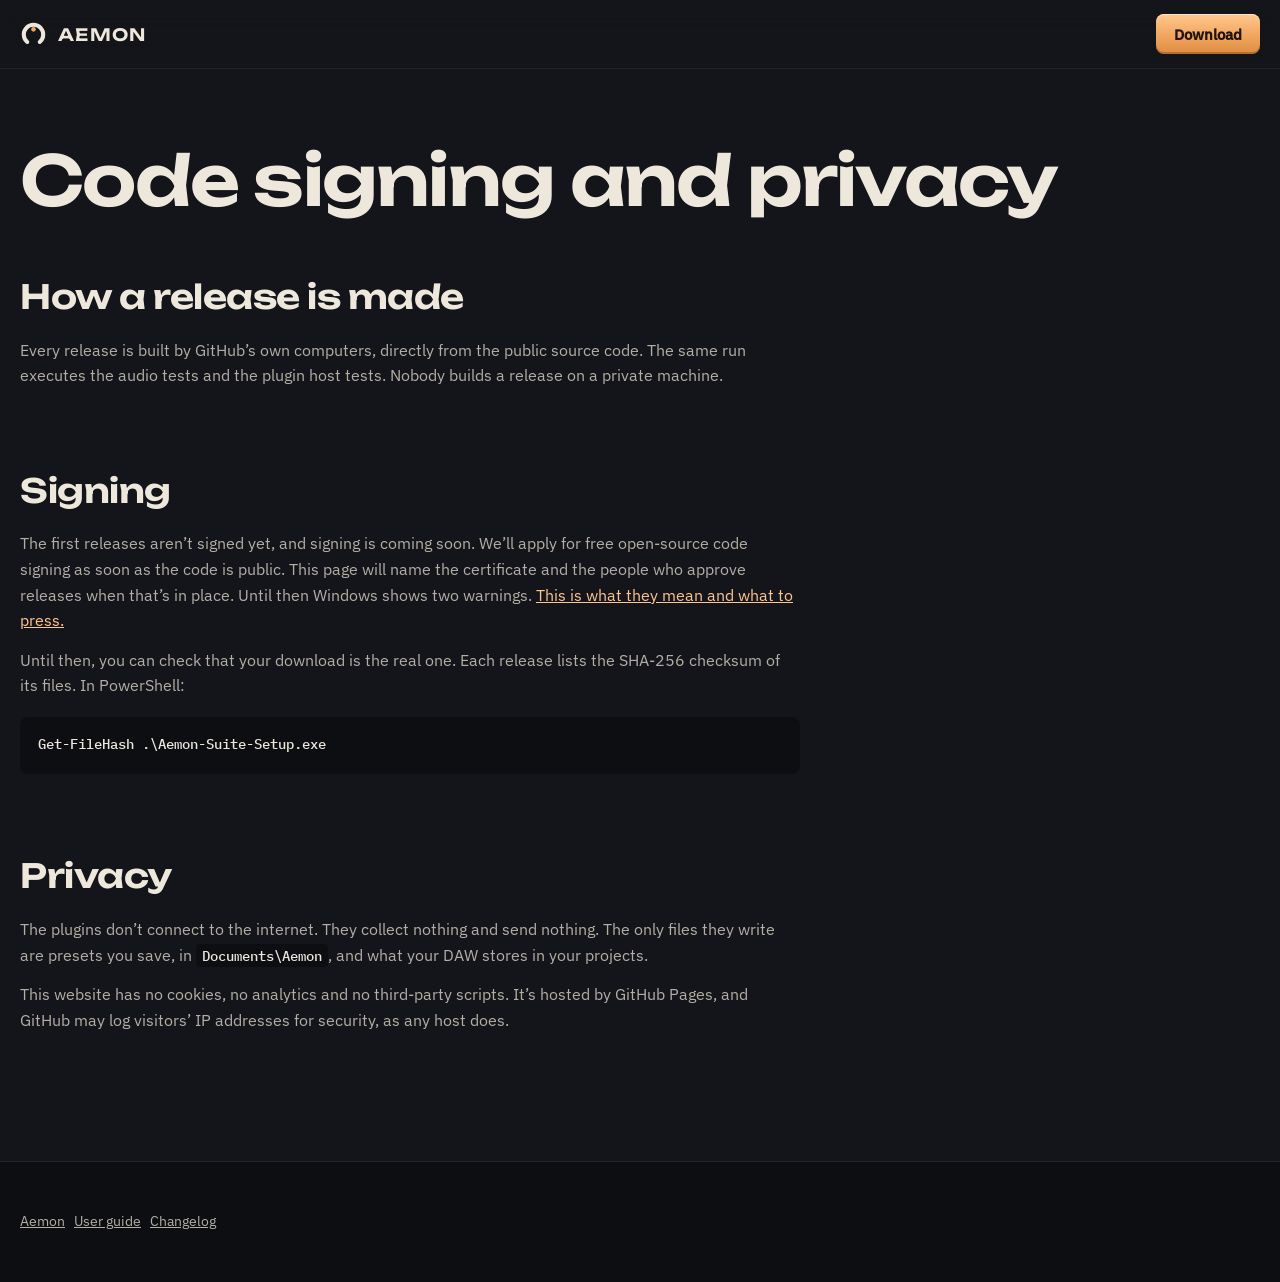
<file: signing.html>
<!doctype html>
<html lang="en">
<head>
<meta charset="utf-8">
<meta name="viewport" content="width=device-width, initial-scale=1, viewport-fit=cover">
<title>Aemon Code Signing and Privacy</title>
<meta name="description" content="How Aemon is built and signed, and what it collects (nothing).">
<link rel="canonical" href="https://aemon-audio.github.io/signing.html">
<meta name="theme-color" content="#14151a">
<link rel="icon" href="favicon.svg">
<link rel="stylesheet" href="site.css">
</head>
<body>
<svg width="0" height="0" style="position:absolute" aria-hidden="true"><symbol id="mark" viewBox="0 0 100 100"><path d="M26.9 77.6A36 36 0 1 1 73.1 77.6" fill="none" stroke="currentColor" stroke-width="15" stroke-linecap="round"/><circle cx="50" cy="31" r="8.5" fill="#f0a35b"/></symbol></svg>
<header class="nav"><div class="w"><a class="logo" href="index.html" aria-label="Aemon home"><svg><use href="#mark"/></svg>AEMON</a><a class="cta sm" style="margin-left:auto" href="index.html#download">Download</a></div></header>
<main class="w doc"><div class="dochead"><h1>Code signing and privacy</h1></div><article>
<h2>How a release is made</h2>
<p>Every release is built by GitHub’s own computers, directly from the public source code. The same run executes the audio tests and the plugin host tests. Nobody builds a release on a private machine.</p>
<h2>Signing</h2>
<p>The first releases aren’t signed yet, and signing is coming soon. We’ll apply for free open-source code signing as soon as the code is public. This page will name the certificate and the people who approve releases when that’s in place. Until then Windows shows two warnings. <a href="index.html#install">This is what they mean and what to press.</a></p>
<p>Until then, you can check that your download is the real one. Each release lists the SHA-256 checksum of its files. In PowerShell:</p>
<pre><code>Get-FileHash .\Aemon-Suite-Setup.exe</code></pre>
<h2>Privacy</h2>
<p>The plugins don’t connect to the internet. They collect nothing and send nothing. The only files they write are presets you save, in <code>Documents\Aemon</code>, and what your DAW stores in your projects.</p>
<p>This website has no cookies, no analytics and no third-party scripts. It’s hosted by GitHub Pages, and GitHub may log visitors’ IP addresses for security, as any host does.</p>
</article></main>
<footer><div class="w"><p class="legal" style="margin:0;border:0;padding:0"><a href="index.html">Aemon</a> &nbsp; <a href="guide.html">User guide</a> &nbsp; <a href="changelog.html">Changelog</a></p></div></footer>
</body>
</html>
</file>
<file: site.css>
/* Aemon website. AGPL-3.0-or-later.
   Layout: a studio desk seen from above. Wide dark surfaces, the plugins as lit hardware on them, one
   working console you can play, ember only on things you can touch. Single dark look by choice. */
@font-face { font-family: "Unbounded"; src: url("assets/fonts/Unbounded-SemiBold.ttf"); font-weight: 600; font-display: swap; }
@font-face { font-family: "IBM Plex Sans"; src: url("assets/fonts/IBMPlexSans-Regular.ttf"); font-weight: 400; font-display: swap; }
@font-face { font-family: "IBM Plex Sans"; src: url("assets/fonts/IBMPlexSans-Medium.ttf"); font-weight: 500; font-display: swap; }
@font-face { font-family: "IBM Plex Sans Condensed"; src: url("assets/fonts/IBMPlexSansCondensed-SemiBold.ttf"); font-weight: 600; font-display: swap; }
@font-face { font-family: "IBM Plex Mono"; src: url("assets/fonts/IBMPlexMono-Medium.ttf"); font-weight: 500; font-display: swap; }

:root {
  --b0: #0d0e12; --b1: #14151a; --b2: #1b1d23; --b3: #24272f; --b4: #30343e;
  --line: #2d313b; --line-soft: #22252d;
  --bone: #ede7dc; --bone-2: #b4afa5; --bone-3: #8b8e9b;
  --ember: #f0a35b; --ember-hi: #ffc58e; --ember-lo: #9a6433;
  --phos: #86e0cb; --lilac: #b8a6ff; --ok: #62cf98; --hot: #e6c15a; --clip: #ff5c50;
  --disp: "Unbounded", "Arial Black", system-ui, sans-serif;
  --text: "IBM Plex Sans", system-ui, -apple-system, "Segoe UI", sans-serif;
  --label: "IBM Plex Sans Condensed", "Arial Narrow", system-ui, sans-serif;
  --mono: "IBM Plex Mono", ui-monospace, Consolas, monospace;
  --s1: 13px; --s2: 16px; --s3: 19px; --s4: clamp(21px, 2vw, 26px); --s5: clamp(28px, 3.6vw, 48px); --s6: clamp(40px, 6.6vw, 98px);
  --gap: clamp(88px, 12vw, 176px);
  --plate: linear-gradient(180deg, #2a2d36, #21242b);
  color-scheme: dark;
}
* { box-sizing: border-box; }
html { scroll-behavior: smooth; scroll-padding-top: 84px; background: var(--b1); }
body { margin: 0; background: var(--b1); color: var(--bone); font: 400 var(--s2)/1.6 var(--text); -webkit-font-smoothing: antialiased; overflow-x: clip; }
body::before { content: ""; position: fixed; inset: 0 0 auto; height: env(safe-area-inset-top, 0px); z-index: 40; background: var(--b1); }
.w { max-width: 1280px; margin-inline: auto; padding-left: max(20px, env(safe-area-inset-left, 0px)); padding-right: max(20px, env(safe-area-inset-right, 0px)); }
h1, h2, h3, p, figure, ul, ol, dl, dd { margin: 0; }
h1, h2 { font-family: var(--disp); font-weight: 600; text-wrap: balance; letter-spacing: -.015em; }
h2 { font-size: var(--s5); line-height: 1.1; }
h3 { font: 500 var(--s3)/1.35 var(--text); }
ul, ol { padding: 0; list-style: none; }
a { color: inherit; }
img { max-width: 100%; height: auto; display: block; }
button, input { font: inherit; color: inherit; }
:focus-visible { outline: 2px solid var(--ember); outline-offset: 3px; border-radius: 4px; }
.lede { font-size: var(--s3); line-height: 1.55; color: var(--bone-2); max-width: 58ch; text-wrap: pretty; }
.lb { font: 600 12px/1 var(--label); letter-spacing: .16em; text-transform: uppercase; color: var(--bone-3); }
.num { font-family: var(--mono); font-weight: 500; font-variant-numeric: tabular-nums; }
.skip { position: absolute; left: -9999px; }
.skip:focus { left: 16px; top: 16px; z-index: 60; background: var(--b0); padding: 10px 14px; }
section { padding-top: var(--gap); }

/* buttons */
.cta { display: inline-flex; align-items: center; gap: 12px; min-height: 56px; padding: 0 26px; border: 0; border-radius: 10px; text-decoration: none; cursor: pointer; white-space: nowrap;
  font: 600 17px/1 var(--text); color: #20130a; background: linear-gradient(180deg, #ffc98f, #f0a35b 58%, #dd8d43);
  box-shadow: inset 0 1px 0 rgba(255,255,255,.5), inset 0 -2px 0 rgba(80,40,10,.35), 0 10px 40px -8px rgba(240,163,91,.5); transition: transform .18s, box-shadow .18s, filter .18s; }
.cta:hover { transform: translateY(-1px); filter: brightness(1.05); }
.cta:active { transform: translateY(1px); }
.cta svg { width: 18px; height: 18px; }
.cta.sm { min-height: 40px; padding: 0 18px; font-size: 15px; border-radius: 8px; box-shadow: inset 0 1px 0 rgba(255,255,255,.5), inset 0 -2px 0 rgba(80,40,10,.3); }
.ghost { display: inline-flex; align-items: center; gap: 12px; min-height: 56px; padding: 0 22px; border-radius: 10px; border: 1px solid var(--line); text-decoration: none; font-weight: 500; font-size: 17px; background: rgba(255,255,255,.02); transition: border-color .18s, background .18s; cursor: pointer; white-space: nowrap; }
.ghost:hover { border-color: var(--bone-3); background: rgba(255,255,255,.05); }
.ghost svg { width: 14px; height: 14px; fill: var(--ember); }

/* nav */
.nav { position: sticky; top: env(safe-area-inset-top, 0px); z-index: 30; background: rgba(20,21,26,.86); backdrop-filter: blur(14px); -webkit-backdrop-filter: blur(14px); border-bottom: 1px solid var(--line-soft); }
.nav .w { display: flex; align-items: center; gap: 32px; min-height: 68px; }
.logo { display: inline-flex; align-items: center; gap: 11px; text-decoration: none; font: 600 17px/1 var(--disp); letter-spacing: .08em; }
.logo svg { width: 27px; height: 27px; }
.nav nav { display: flex; gap: 28px; margin-left: auto; }
.nav nav a { text-decoration: none; color: var(--bone-2); font-size: 15px; transition: color .15s; }
.nav nav a:hover { color: var(--bone); }
@media (max-width: 860px) { .nav nav { display: none; } .nav .cta { margin-left: auto; } }

/* hero */
.hero { position: relative; padding-top: clamp(56px, 7.5vw, 112px); overflow: clip; isolation: isolate; }
.hero::before { content: ""; position: absolute; inset: 0; z-index: -1; background:
  radial-gradient(58% 42% at 62% 78%, rgba(240,163,91,.17), transparent 70%), radial-gradient(40% 36% at 12% 70%, rgba(134,224,203,.07), transparent 70%); }
.hero h1 { font-size: var(--s6); line-height: .98; letter-spacing: -.03em; max-width: 12ch; }
.hero .top { display: grid; grid-template-columns: minmax(0, 1.2fr) minmax(0, .8fr); gap: 28px clamp(32px, 6vw, 96px); align-items: end; }
.hero .side { display: grid; gap: 26px; padding-bottom: 8px; }
.hero .acts { display: flex; flex-wrap: wrap; gap: 12px; }
.fine { font: 500 13px/1.5 var(--mono); color: var(--bone-3); }
@media (max-width: 900px) { .hero .top { grid-template-columns: minmax(0, 1fr); } }

.stage { position: relative; margin-top: clamp(44px, 6vw, 84px); perspective: 2200px; }
.win { border-radius: 12px; overflow: hidden; background: var(--b2); border: 1px solid #08090b; box-shadow: 0 0 0 1px rgba(255,255,255,.06), 0 50px 110px -20px rgba(0,0,0,.85), 0 18px 40px rgba(0,0,0,.5); }
.win img { width: 100%; aspect-ratio: 16 / 10; object-fit: cover; }
.stage .mid { position: relative; z-index: 2; width: min(100%, 72%); margin-inline: auto; }
.stage .l, .stage .r { position: absolute; z-index: 1; width: 52%; top: 9%; filter: brightness(.74); }
.stage .l { left: -9%; transform: rotateY(13deg); transform-origin: left center; }
.stage .r { right: -9%; transform: rotateY(-13deg); transform-origin: right center; }
@media (max-width: 760px) { .stage .mid { width: 100%; } .stage .l, .stage .r { display: none; } }

.chain { display: grid; grid-template-columns: repeat(3, minmax(0, 1fr)); margin-top: clamp(40px, 5vw, 72px); border-top: 1px solid var(--line); border-bottom: 1px solid var(--line); }
.chain a { position: relative; text-decoration: none; padding: 26px 24px 28px; display: grid; gap: 8px; align-content: start; border-left: 1px solid var(--line-soft); transition: background .2s; }
.chain a:nth-child(n+4) { border-top: 1px solid var(--line-soft); }
.chain a:nth-child(3n+1) { border-left: 0; padding-left: 0; }
.chain a:has(i) { grid-template-columns: auto minmax(0, 1fr); column-gap: 12px; }
.chain i { font: 600 12px/22px var(--label); letter-spacing: .14em; text-transform: uppercase; color: var(--ember); }
.chain span { grid-column: 1 / -1; }
.chain a:hover { background: rgba(255,255,255,.025); }
.chain b { font: 600 18px/1.2 var(--disp); letter-spacing: 0; }
.chain span { color: var(--bone-2); font-size: 15px; line-height: 1.5; }
@media (max-width: 860px) { .chain { grid-template-columns: repeat(2, minmax(0, 1fr)); } .chain a, .chain a:nth-child(3n+1) { padding: 20px 16px; border-left: 1px solid var(--line-soft); } .chain a:nth-child(odd), .chain a:nth-child(6n+1) { border-left: 0; padding-left: 0; } .chain a:nth-child(n+3) { border-top: 1px solid var(--line-soft); } }
@media (max-width: 480px) { .chain b { font-size: 16px; } }

/* head of a section */
.sh { display: grid; gap: 18px; max-width: 820px; margin-bottom: clamp(36px, 4.5vw, 64px); }

/* console (listening) */
.console { border-radius: 16px; background: var(--b2); border: 1px solid #08090b; box-shadow: 0 0 0 1px rgba(255,255,255,.05), 0 50px 100px -30px #000; overflow: hidden; }
.tabs { display: flex; gap: 4px; padding: 12px; background: var(--b1); border-bottom: 1px solid #08090b; overflow-x: auto; scrollbar-width: none; }
.tabs button { flex: 1 0 auto; min-height: 44px; padding: 0 18px; border: 0; border-radius: 8px; background: transparent; color: var(--bone-2); font-weight: 500; font-size: 15px; cursor: pointer; white-space: nowrap; transition: background .15s, color .15s; }
.tabs button:hover { color: var(--bone); }
.tabs button[aria-selected="true"] { background: var(--b3); color: var(--bone); box-shadow: inset 0 1px 0 rgba(255,255,255,.07), 0 1px 3px rgba(0,0,0,.5); }
.screen { position: relative; margin: 18px 18px 0; border-radius: 10px; background: var(--b0); box-shadow: inset 0 2px 14px #000, inset 0 0 0 1px #050608; }
.screen canvas { display: block; width: 100%; height: clamp(220px, 30vw, 360px); cursor: pointer; border-radius: 10px; }
.screen .cap { position: absolute; left: 18px; top: 16px; right: 18px; display: flex; justify-content: space-between; gap: 16px; pointer-events: none; }
.deck { display: grid; grid-template-columns: auto minmax(300px, 1fr) auto; gap: 18px 34px; align-items: center; margin: 18px; padding: 22px 26px; border-radius: 10px; background: repeating-linear-gradient(90deg, rgba(255,255,255,.012) 0 1px, transparent 1px 3px), var(--plate); box-shadow: inset 0 1px 0 rgba(255,255,255,.07), 0 2px 6px rgba(0,0,0,.4); }
.play { width: 72px; height: 72px; border-radius: 50%; border: 0; cursor: pointer; display: grid; place-items: center; background: radial-gradient(circle at 50% 30%, #454a56, #1c1e24 72%); box-shadow: 0 0 0 3px #0b0c0f, 0 0 0 4px rgba(255,255,255,.07), 0 10px 22px rgba(0,0,0,.6), inset 0 1px 1px rgba(255,255,255,.22); transition: filter .15s; }
.play:hover { filter: brightness(1.15); }
.play svg { width: 24px; height: 24px; fill: var(--ember); filter: drop-shadow(0 0 8px rgba(240,163,91,.6)); }
.ab { display: grid; grid-template-columns: 1fr 1fr; padding: 5px; border-radius: 12px; background: var(--b0); box-shadow: inset 0 2px 8px #000; max-width: 480px; }
.ab button { min-height: 58px; border: 0; background: transparent; border-radius: 8px; color: var(--bone-2); font: 600 17px/1 var(--text); cursor: pointer; transition: color .12s; }
.ab button[aria-pressed="true"] { color: #20130a; background: linear-gradient(180deg, #ffc98f, #f0a35b 60%, #dd8d43); box-shadow: inset 0 1px 0 rgba(255,255,255,.5); }
.ab button[aria-pressed="true"].bf { color: #0c1a17; background: linear-gradient(180deg, #b4f1e3, #86e0cb 60%, #62bfa9); }
.sw { display: inline-flex; align-items: center; gap: 12px; cursor: pointer; font-size: 15px; color: var(--bone-2); user-select: none; }
.sw input { position: absolute; opacity: 0; }
.sw i { flex: none; width: 44px; height: 24px; border-radius: 99px; background: var(--b0); box-shadow: inset 0 1px 4px #000; position: relative; }
.sw i::after { content: ""; position: absolute; left: 3px; top: 3px; width: 18px; height: 18px; border-radius: 50%; background: var(--bone-3); transition: transform .16s, background .16s; }
.sw input:checked + i::after { transform: translateX(20px); background: var(--ember); box-shadow: 0 0 10px rgba(240,163,91,.6); }
.sw input:focus-visible + i { outline: 2px solid var(--ember); outline-offset: 3px; }
.notes { display: grid; grid-template-columns: minmax(0, 1.3fr) minmax(0, 1fr); gap: 22px 48px; padding: 6px 28px 30px; }
.notes p { color: var(--bone-2); max-width: 62ch; }
.notes p b { color: var(--bone); font-weight: 500; }
.notes dl { display: grid; grid-template-columns: 1fr auto auto; gap: 8px 26px; align-content: start; font-size: 15px; }
.notes dt { color: var(--bone-3); }
.notes dd { text-align: right; }
.notes .h { font: 600 12px/1.4 var(--label); letter-spacing: .14em; text-transform: uppercase; color: var(--bone-3); }
.under { margin-top: 18px; color: var(--bone-3); font-size: 14px; max-width: 80ch; }
@media (max-width: 860px) { .deck { grid-template-columns: auto minmax(0, 1fr); padding: 18px; gap: 18px; } .deck .sw { grid-column: 1 / -1; } .notes { grid-template-columns: minmax(0, 1fr); } .screen, .deck { margin-inline: 12px; } }
@media (max-width: 480px) { .deck { grid-template-columns: minmax(0, 1fr); justify-items: center; } .ab { width: 100%; } .tabs button { padding: 0 14px; } .screen .cap .lb:last-child { display: none; } }

/* plugin showcases */
.plug { padding-top: clamp(96px, 12vw, 184px); }
.plug .ph { display: grid; grid-template-columns: minmax(0, 1fr) auto; gap: 24px 48px; align-items: end; margin-bottom: 36px; }
.plug .name { display: flex; align-items: center; gap: 14px; font: 600 15px/1 var(--label); letter-spacing: .2em; text-transform: uppercase; color: var(--ember); margin-bottom: 18px; }
.plug h2 { max-width: 17ch; }
.plug .lede { margin-top: 18px; }
.seg { display: inline-grid; grid-auto-flow: column; padding: 4px; border-radius: 10px; background: var(--b0); box-shadow: inset 0 1px 6px #000; }
.seg button { min-height: 42px; padding: 0 22px; border: 0; border-radius: 7px; background: transparent; color: var(--bone-2); font-weight: 500; font-size: 15px; cursor: pointer; }
.seg button[aria-pressed="true"] { background: var(--b3); color: var(--bone); box-shadow: inset 0 1px 0 rgba(255,255,255,.08), 0 1px 3px rgba(0,0,0,.6); }
.shot { position: relative; }
.shot img + img { position: absolute; inset: 0; opacity: 0; transition: opacity .35s; }
.shot[data-mode="pro"] img + img { opacity: 1; }
.feat, .spec, .flag, .two, .under { position: relative; z-index: 1; }
.feat { display: grid; grid-template-columns: repeat(3, minmax(0, 1fr)); gap: 36px clamp(28px, 4vw, 64px); margin-top: 48px; }
.feat h3 { margin-bottom: 8px; }
.feat p { color: var(--bone-2); }
.spec { display: flex; flex-wrap: wrap; gap: 14px 40px; margin-top: 44px; padding-top: 24px; border-top: 1px solid var(--line); }
.spec div { display: grid; gap: 6px; }
.spec .num { font-size: 17px; }
.flag { display: inline-flex; align-items: center; gap: 9px; margin-top: 16px; font-size: 14px; color: var(--bone-3); }
.flag::before { content: ""; width: 8px; height: 8px; border-radius: 50%; background: var(--hot); }
@media (max-width: 860px) { .plug .ph { grid-template-columns: minmax(0, 1fr); } .feat { grid-template-columns: minmax(0, 1fr); gap: 28px; } .seg { justify-self: start; } }

/* simple / pro wipe */
.wipe { position: relative; }
.wipe .win { position: relative; }
.wipe .top-img { position: absolute; inset: 0; clip-path: inset(0 calc(100% - var(--x, 52%)) 0 0); }
.wipe .bar { position: absolute; top: 0; bottom: 0; left: var(--x, 52%); width: 2px; background: var(--ember); box-shadow: 0 0 18px rgba(240,163,91,.8); pointer-events: none; transform: translateX(-1px); }
.wipe .bar::after { content: "‹ ›"; position: absolute; top: 50%; left: 50%; transform: translate(-50%, -50%); display: grid; place-items: center; width: 52px; height: 52px; border-radius: 50%; background: radial-gradient(circle at 50% 30%, #454a56, #1c1e24 72%); box-shadow: 0 0 0 2px var(--ember), 0 8px 20px #000; color: var(--ember-hi); font: 500 18px/1 var(--mono); letter-spacing: -.1em; }
.wipe input { position: absolute; inset: 0; width: 100%; height: 100%; margin: 0; opacity: 0; cursor: ew-resize; touch-action: pan-y; }
.wipe input:focus-visible ~ .bar::after { outline: 2px solid var(--bone); outline-offset: 4px; }
.two { display: grid; grid-template-columns: 1fr 1fr; gap: 20px 64px; margin-top: 32px; }
.two p { color: var(--bone-2); max-width: 48ch; }
@media (max-width: 680px) { .two { grid-template-columns: minmax(0, 1fr); } }

/* measured */
.band { margin-top: var(--gap); padding-block: clamp(80px, 10vw, 150px); background: var(--b0); border-block: 1px solid #08090b; }
.charts { display: grid; grid-template-columns: repeat(2, minmax(0, 1fr)); gap: clamp(48px, 6vw, 88px); }
.charts h3 { font-size: var(--s4); margin-bottom: 8px; text-wrap: balance; }
.charts p { color: var(--bone-2); margin-bottom: 26px; max-width: 54ch; }
.charts svg { width: 100%; height: auto; display: block; overflow: visible; }
.charts text { font-family: var(--mono); font-weight: 500; font-size: 13px; fill: var(--bone-3); }
.charts text { paint-order: stroke; stroke: var(--b0); stroke-width: 4px; }
.charts .d { font-family: var(--text); font-size: 14px; }
.charts .leg { display: flex; flex-wrap: wrap; gap: 10px 26px; margin-top: 18px; font-size: 14px; color: var(--bone-2); }
.leg i { display: inline-block; width: 22px; height: 0; border-top: 3px solid; margin-right: 9px; vertical-align: middle; }
.tbl { margin-top: clamp(56px, 7vw, 96px); overflow-x: auto; }
table { width: 100%; border-collapse: collapse; min-width: 560px; }
th, td { text-align: left; padding: 17px 20px 17px 0; border-bottom: 1px solid var(--line-soft); vertical-align: baseline; }
th { font: 600 12px/1 var(--label); letter-spacing: .16em; text-transform: uppercase; color: var(--bone-3); }
td:first-child { color: var(--bone); font-weight: 500; white-space: nowrap; }
td { color: var(--bone-2); }
td:last-child { font-family: var(--mono); font-weight: 500; color: var(--bone); white-space: nowrap; padding-right: 0; text-align: right; }
th:last-child { text-align: right; padding-right: 0; }
@media (max-width: 860px) { .charts { grid-template-columns: minmax(0, 1fr); } }

/* presets */
.pre { display: grid; grid-template-columns: minmax(0, .8fr) minmax(0, 1.2fr); gap: 48px clamp(40px, 6vw, 110px); align-items: start; }
.plist { border-radius: 12px; background: var(--b2); box-shadow: 0 0 0 1px rgba(255,255,255,.06), 0 40px 80px -30px #000; overflow: hidden; }
.plist button { display: grid; gap: 4px; width: 100%; text-align: left; padding: 18px 24px; border: 0; border-bottom: 1px solid var(--line-soft); background: transparent; cursor: pointer; }
.plist li:last-child button { border-bottom: 0; }
.plist button:hover, .plist button[aria-expanded="true"] { background: var(--b3); }
.plist .pn { display: flex; justify-content: space-between; gap: 20px; font-weight: 500; font-size: 17px; line-height: 1.4; }
.plist .pn i { font: 600 12px/1.8 var(--label); letter-spacing: .14em; text-transform: uppercase; color: var(--bone-3); white-space: nowrap; }
.plist .pd { color: var(--bone-2); font-size: 15px; }
.plist button[aria-expanded="false"] .pd { display: none; }
.plist button[aria-expanded="true"] .pn span { color: var(--ember-hi); }
@media (max-width: 860px) { .pre { grid-template-columns: minmax(0, 1fr); } .plist button { padding: 16px 18px; } }

/* every plugin */
.every { display: grid; grid-template-columns: repeat(4, minmax(0, 1fr)); gap: 44px clamp(24px, 3vw, 48px); }
.every svg { width: 34px; height: 34px; stroke: var(--bone-2); fill: none; stroke-width: 1.6; stroke-linecap: round; stroke-linejoin: round; margin-bottom: 16px; }
.every svg .e { stroke: var(--ember); }
.every p { color: var(--bone-2); font-size: 15px; margin-top: 6px; }
@media (max-width: 960px) { .every { grid-template-columns: repeat(2, minmax(0, 1fr)); } }
@media (max-width: 480px) { .every { gap: 34px 20px; } }

/* letter */
.letter { display: grid; grid-template-columns: minmax(0, 1fr) minmax(0, 1.25fr); gap: 36px clamp(40px, 7vw, 120px); align-items: start; }
.letter .body { display: grid; gap: 20px; font-size: var(--s3); line-height: 1.65; color: var(--bone-2); max-width: 56ch; }
.letter .body strong { color: var(--bone); font-weight: 500; }
.reach { display: flex; flex-wrap: wrap; gap: 12px; margin-top: 10px; }
.reach .ghost { min-height: 50px; font-size: 16px; }
.reach svg { width: 18px; height: 18px; fill: none; stroke: var(--ember); stroke-width: 1.7; }
@media (max-width: 860px) { .letter { grid-template-columns: minmax(0, 1fr); } }

/* download */
.dl { display: grid; grid-template-columns: minmax(0, 1fr) minmax(0, 1fr); gap: 56px clamp(40px, 6vw, 104px); align-items: center; }
.dl .acts { display: flex; flex-wrap: wrap; gap: 12px; margin-top: 30px; }
.dl .fine { margin-top: 18px; }
.steps { display: grid; gap: 20px; margin-top: 44px; counter-reset: s; }
.steps li { counter-increment: s; display: grid; grid-template-columns: 34px minmax(0, 1fr); gap: 4px 14px; color: var(--bone-2); }
.steps li::before { content: counter(s); grid-row: 1 / 3; font: 500 19px/1.35 var(--mono); color: var(--ember); }
.steps b { color: var(--bone); font-weight: 500; }
.setup { border-radius: 12px; background: var(--b2); overflow: hidden; box-shadow: 0 0 0 1px rgba(255,255,255,.08), 0 50px 110px -20px #000; }
.setup .t { display: flex; align-items: center; gap: 10px; padding: 13px 18px; background: var(--b1); border-bottom: 1px solid #08090b; font-size: 14px; color: var(--bone-2); }
.setup .t svg { width: 18px; height: 18px; }
.setup .b { padding: 28px 28px 8px; }
.setup .b > p { color: var(--bone-2); margin: 6px 0 20px; }
.setup label { display: grid; grid-template-columns: auto minmax(0, 1fr) auto; gap: 14px; align-items: center; padding: 10px 0; border-top: 1px solid var(--line-soft); cursor: pointer; }
.setup label input { appearance: none; width: 22px; height: 22px; margin: 0; border-radius: 5px; background: var(--b0); box-shadow: inset 0 1px 4px #000, 0 0 0 1px var(--line); cursor: pointer; display: grid; place-items: center; }
.setup label input:checked { background: var(--ember); box-shadow: none; }
.setup label input:checked::after { content: ""; width: 6px; height: 11px; border: solid #20130a; border-width: 0 2.5px 2.5px 0; transform: translateY(-1px) rotate(45deg); }
.setup label b { font-weight: 500; }
.setup label span { color: var(--bone-3); font-size: 14px; }
.setup .f { display: flex; justify-content: space-between; align-items: center; gap: 16px; padding: 18px 28px; background: var(--b1); font-size: 14px; color: var(--bone-3); }
.setup .f b { padding: 11px 22px; border-radius: 7px; background: linear-gradient(180deg, #ffc98f, #f0a35b 60%, #dd8d43); color: #20130a; font-weight: 600; }
@media (max-width: 900px) { .dl { grid-template-columns: minmax(0, 1fr); } }

/* install warnings */
.warns { display: grid; grid-template-columns: repeat(2, minmax(0, 1fr)); gap: 40px clamp(32px, 5vw, 80px); }
.warns figure { display: grid; gap: 26px; align-content: start; }
.warns figcaption h3 { margin-bottom: 8px; }
.warns figcaption p, .facts p { color: var(--bone-2); max-width: 58ch; }
.warns b, .facts b { color: var(--bone); font-weight: 500; }
.dlg { display: flex; flex-direction: column; align-items: flex-start; gap: 12px; min-height: 282px; padding: 26px 28px; border-radius: 8px; background: var(--b3); color: var(--bone); font-size: 15px; line-height: 1.5; box-shadow: 0 0 0 1px rgba(255,255,255,.08), 0 40px 80px -30px #000; }
.dlg.blue { background: #123a63; }
.dlg p { color: inherit; }
.dlg .dt { font-size: 20px; line-height: 1.3; font-weight: 500; }
.dlg .dk { font-size: 13px; color: var(--bone-2); }
.dlg .dm { font: 500 13px/1.6 var(--mono); color: #d6d2c9; overflow-wrap: anywhere; }
.dlg .db { display: flex; gap: 12px; margin-top: auto; align-self: flex-end; padding-top: 10px; }
.dlg .db span { padding: 11px 20px; border-radius: 4px; background: rgba(255,255,255,.12); }
.dlg mark { color: #20130a; background: var(--ember); font-weight: 500; border-radius: 4px; padding: 3px 8px; box-shadow: 0 0 0 4px rgba(240,163,91,.3); }
.dlg .db mark { padding: 11px 20px; }
.facts { display: grid; grid-template-columns: repeat(3, minmax(0, 1fr)); gap: 32px clamp(28px, 4vw, 64px); margin-top: 56px; padding-top: 36px; border-top: 1px solid var(--line); }
.facts h3 { margin-bottom: 8px; }
.steps a, .faq details a, .facts a { color: var(--ember-hi); }
@media (max-width: 860px) { .warns, .facts { grid-template-columns: minmax(0, 1fr); } .dlg { min-height: 0; } }

/* faq */
.faq { display: grid; grid-template-columns: minmax(0, .7fr) minmax(0, 1.3fr); gap: 36px clamp(40px, 6vw, 104px); }
.faq details { border-bottom: 1px solid var(--line); }
.faq summary { display: flex; justify-content: space-between; gap: 24px; padding: 22px 0; font-weight: 500; font-size: var(--s3); cursor: pointer; list-style: none; }
.faq summary::-webkit-details-marker { display: none; }
.faq summary::after { content: "+"; color: var(--ember); font: 500 22px/1.2 var(--mono); }
.faq details[open] summary::after { content: "−"; }
.faq details p { padding: 0 44px 24px 0; color: var(--bone-2); max-width: 66ch; }
@media (max-width: 860px) { .faq { grid-template-columns: minmax(0, 1fr); } }

/* end */
.end { margin-top: var(--gap); padding-block: clamp(90px, 11vw, 170px); text-align: center; background: radial-gradient(60% 90% at 50% 100%, rgba(240,163,91,.2), transparent 70%), var(--b0); border-top: 1px solid #08090b; }
.end h2 { font-size: clamp(34px, 5.4vw, 76px); max-width: 15ch; margin: 0 auto 34px; letter-spacing: -.025em; }
.end .fine { margin-top: 20px; }
footer { background: var(--b0); border-top: 1px solid var(--line-soft); padding-block: 48px calc(48px + env(safe-area-inset-bottom, 0px)); color: var(--bone-3); font-size: 14px; }
footer .row { display: flex; flex-wrap: wrap; gap: 24px 64px; justify-content: space-between; }
footer ul { display: grid; gap: 10px; }
footer li a { text-decoration: none; color: var(--bone-2); }
footer li a:hover { color: var(--bone); }
footer .lb { display: block; margin-bottom: 16px; }
footer .legal { margin-top: 44px; padding-top: 24px; border-top: 1px solid var(--line-soft); max-width: none; line-height: 1.7; }
.toast { position: fixed; left: 50%; bottom: calc(28px + env(safe-area-inset-bottom, 0px)); transform: translate(-50%, 20px); z-index: 50; padding: 14px 22px; border-radius: 10px; background: var(--b4); box-shadow: 0 20px 50px #000; opacity: 0; pointer-events: none; transition: .25s; max-width: calc(100vw - 40px); }
.toast.on { opacity: 1; transform: translate(-50%, 0); }
@media (max-width: 680px) {
  .charts text, .charts .d { font-size: 18px; }
  .charts svg { margin-inline: -2px; }
  table { min-width: 0; }
  thead { display: none; }
  tr { display: grid; grid-template-columns: minmax(0, 1fr) auto; gap: 4px 20px; padding: 16px 0; border-bottom: 1px solid var(--line-soft); }
  td { border: 0; padding: 0; }
  td:first-child { white-space: normal; }
  td:nth-child(2) { grid-row: 2; grid-column: 1 / -1; font-size: 15px; }
}
@media (prefers-reduced-motion: reduce) { * { transition: none !important; scroll-behavior: auto !important; } }

/* text pages: guide, mixing guide, changelog, signing */
.flow { counter-reset: f; display: grid; gap: 0 !important; margin-top: 18px; padding: 0 !important; list-style: none !important; border-top: 1px solid var(--line); }
.flow li { counter-increment: f; display: grid; grid-template-columns: 44px 130px minmax(0, 1fr); align-items: baseline; padding: 15px 0; border-bottom: 1px solid var(--line-soft); }
.flow li::before { content: counter(f); font: 500 16px/1 var(--mono); color: var(--phos); }
.flow b { font: 600 16px/1.3 var(--disp); }
.vmap { position: relative; height: 168px; margin: 24px 0 8px; border-radius: 10px; background: var(--b0); box-shadow: inset 0 2px 8px #000, 0 1px 0 rgba(255,255,255,.07); overflow: hidden; }
.vmap div { position: absolute; left: calc(var(--a) * 1%); width: calc((var(--b) - var(--a)) * 1%); top: 22px; bottom: 22px; display: grid; align-content: end; justify-items: center; gap: 4px; padding-bottom: 12px; text-align: center; border-radius: 6px; background: linear-gradient(180deg, rgba(134,224,203,.05), rgba(134,224,203,.2)); border-top: 2px solid var(--phos); }
.vmap .k { background: linear-gradient(180deg, rgba(240,163,91,.08), rgba(240,163,91,.28)); border-color: var(--ember); }
.vmap i { font: 600 14px/1.1 var(--label); letter-spacing: .06em; color: var(--bone); }
.vmap span { font: 500 11px/1.2 var(--mono); color: var(--bone-2); }
article .tbl { margin: 20px 0 22px; }
article td:last-child { font-family: var(--text); white-space: normal; min-width: 150px; }
.free { margin: 0 0 8px; padding: 24px 28px; border-radius: 12px; background: var(--plate); box-shadow: inset 0 1px 0 rgba(255,255,255,.08), 0 20px 50px -20px #000; border-left: 3px solid var(--ember); }
article p + .free { margin-top: 28px; }
.free .ft { font: 600 19px/1.3 var(--disp); color: var(--bone); margin-bottom: 8px; }
.free p { color: var(--bone-2); }
.free .cta { color: #20130a; margin-top: 8px; }
.ticks { display: grid; gap: 4px; margin-bottom: 28px; list-style: none; padding: 0; }
.ticks label { display: grid; grid-template-columns: 22px minmax(0, 1fr); gap: 14px; align-items: start; padding: 11px 0; cursor: pointer; }
.ticks input { appearance: none; width: 22px; height: 22px; margin: 1px 0 0; border-radius: 5px; background: var(--b0); box-shadow: inset 0 1px 4px #000, 0 0 0 1px var(--line); cursor: pointer; display: grid; place-items: center; }
.ticks input:checked { background: var(--ember); box-shadow: none; }
.ticks input:checked::after { content: ""; width: 6px; height: 11px; border: solid #20130a; border-width: 0 2.5px 2.5px 0; transform: translateY(-1px) rotate(45deg); }
.ticks input:checked + span { color: var(--bone-3); text-decoration: line-through; }
@media (max-width: 680px) {
  .flow li { grid-template-columns: 34px minmax(0, 1fr); } .flow li span { grid-column: 2; }
  .vmap { height: auto; display: grid; gap: 6px; padding: 12px; }
  .vmap div { position: static; width: auto; display: flex; justify-content: space-between; align-items: center; padding: 10px 14px; border-top: 0; border-left: 3px solid var(--phos); }
  .vmap .k { border-color: var(--ember); } .vmap span { font-size: 13px; }
}
.doc { padding-block: clamp(48px, 6vw, 88px) clamp(80px, 10vw, 140px); }
.dochead { display: grid; gap: 18px; margin-bottom: clamp(40px, 5vw, 72px); }
.dochead h1 { font-size: clamp(36px, 5.4vw, 72px); line-height: 1; letter-spacing: -.025em; }
.docgrid { display: grid; grid-template-columns: 220px minmax(0, 1fr); gap: 32px clamp(40px, 6vw, 96px); align-items: start; }
.toc { position: sticky; top: calc(96px + env(safe-area-inset-top, 0px)); }
.toc ul { display: grid; gap: 12px; }
.toc a { text-decoration: none; color: var(--bone-2); }
.toc a:hover { color: var(--bone); }
article { max-width: 780px; min-width: 0; }
article h2 { font-size: clamp(24px, 2.6vw, 34px); margin: 84px 0 22px; scroll-margin-top: 96px; }
article h2:first-child { margin-top: 0; }
article h3 { margin: 34px 0 8px; }
article p, article li, article dd { color: var(--bone-2); }
article p + p { margin-top: 14px; }
article b { color: var(--bone); font-weight: 500; }
article a { color: var(--ember-hi); }
article ol { display: grid; gap: 10px; margin-bottom: 18px; padding-left: 22px; list-style: decimal; }
article .dots { display: grid; gap: 10px; padding-left: 20px; list-style: disc; }
article img { border-radius: 10px; margin: 0 0 24px; box-shadow: 0 0 0 1px rgba(255,255,255,.07), 0 30px 60px -20px #000; }
article code, kbd { font: 500 .9em/1.4 var(--mono); background: var(--b0); border-radius: 4px; padding: 2px 6px; color: var(--bone); overflow-wrap: anywhere; }
kbd { box-shadow: 0 0 0 1px var(--line); }
pre { overflow-x: auto; background: var(--b0); border-radius: 8px; padding: 16px 18px; margin: 18px 0; }
pre code { background: none; padding: 0; }
.opts { display: grid; grid-template-columns: minmax(140px, 200px) minmax(0, 1fr); margin-top: 12px; }
.opts dt, .opts dd { padding: 13px 0; border-top: 1px solid var(--line-soft); }
.opts dt { font-weight: 500; padding-right: 20px; }
footer .legal a { color: var(--bone-2); }
.fine a { color: var(--bone-2); }
@media (max-width: 860px) { .docgrid { grid-template-columns: minmax(0, 1fr); } .toc { position: static; } .toc ul { grid-template-columns: 1fr 1fr; } }
@media (max-width: 480px) { .opts { grid-template-columns: minmax(0, 1fr); } .opts dd { border-top: 0; padding-top: 0; } }
</file>
